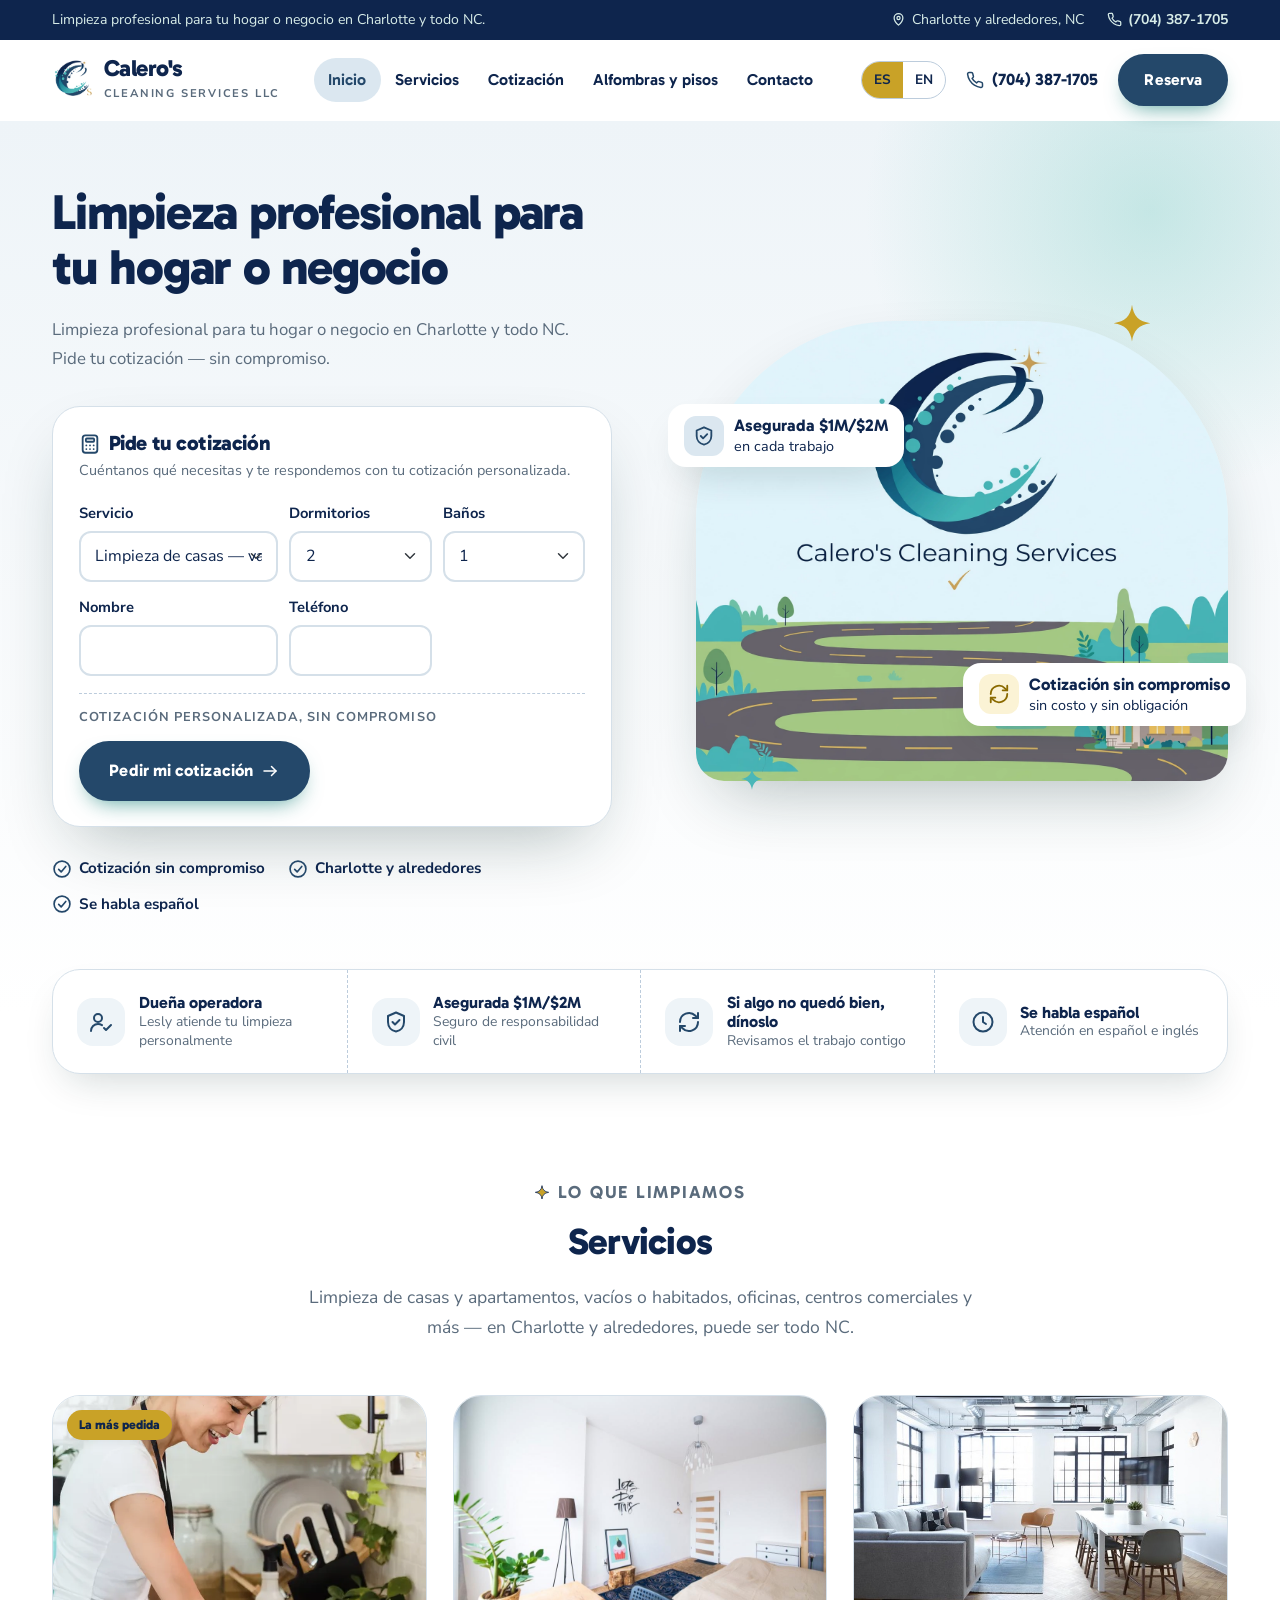
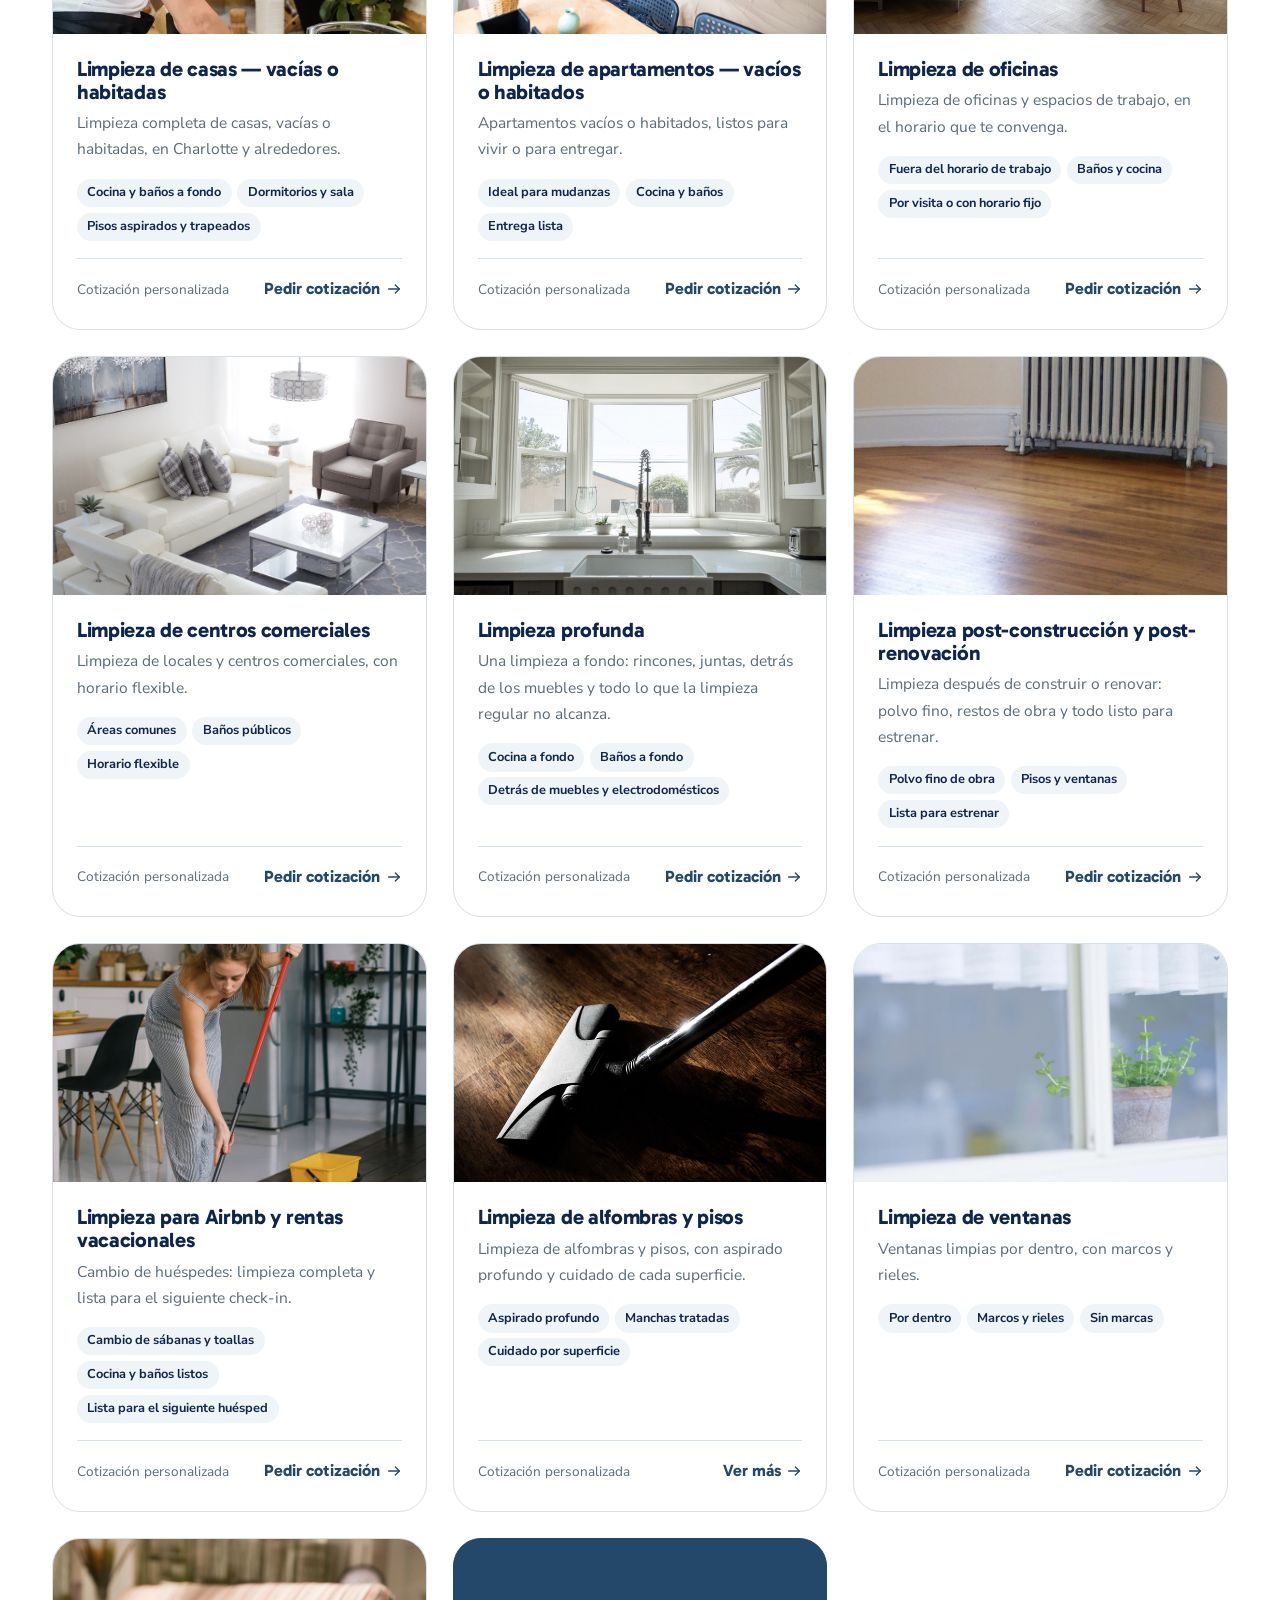
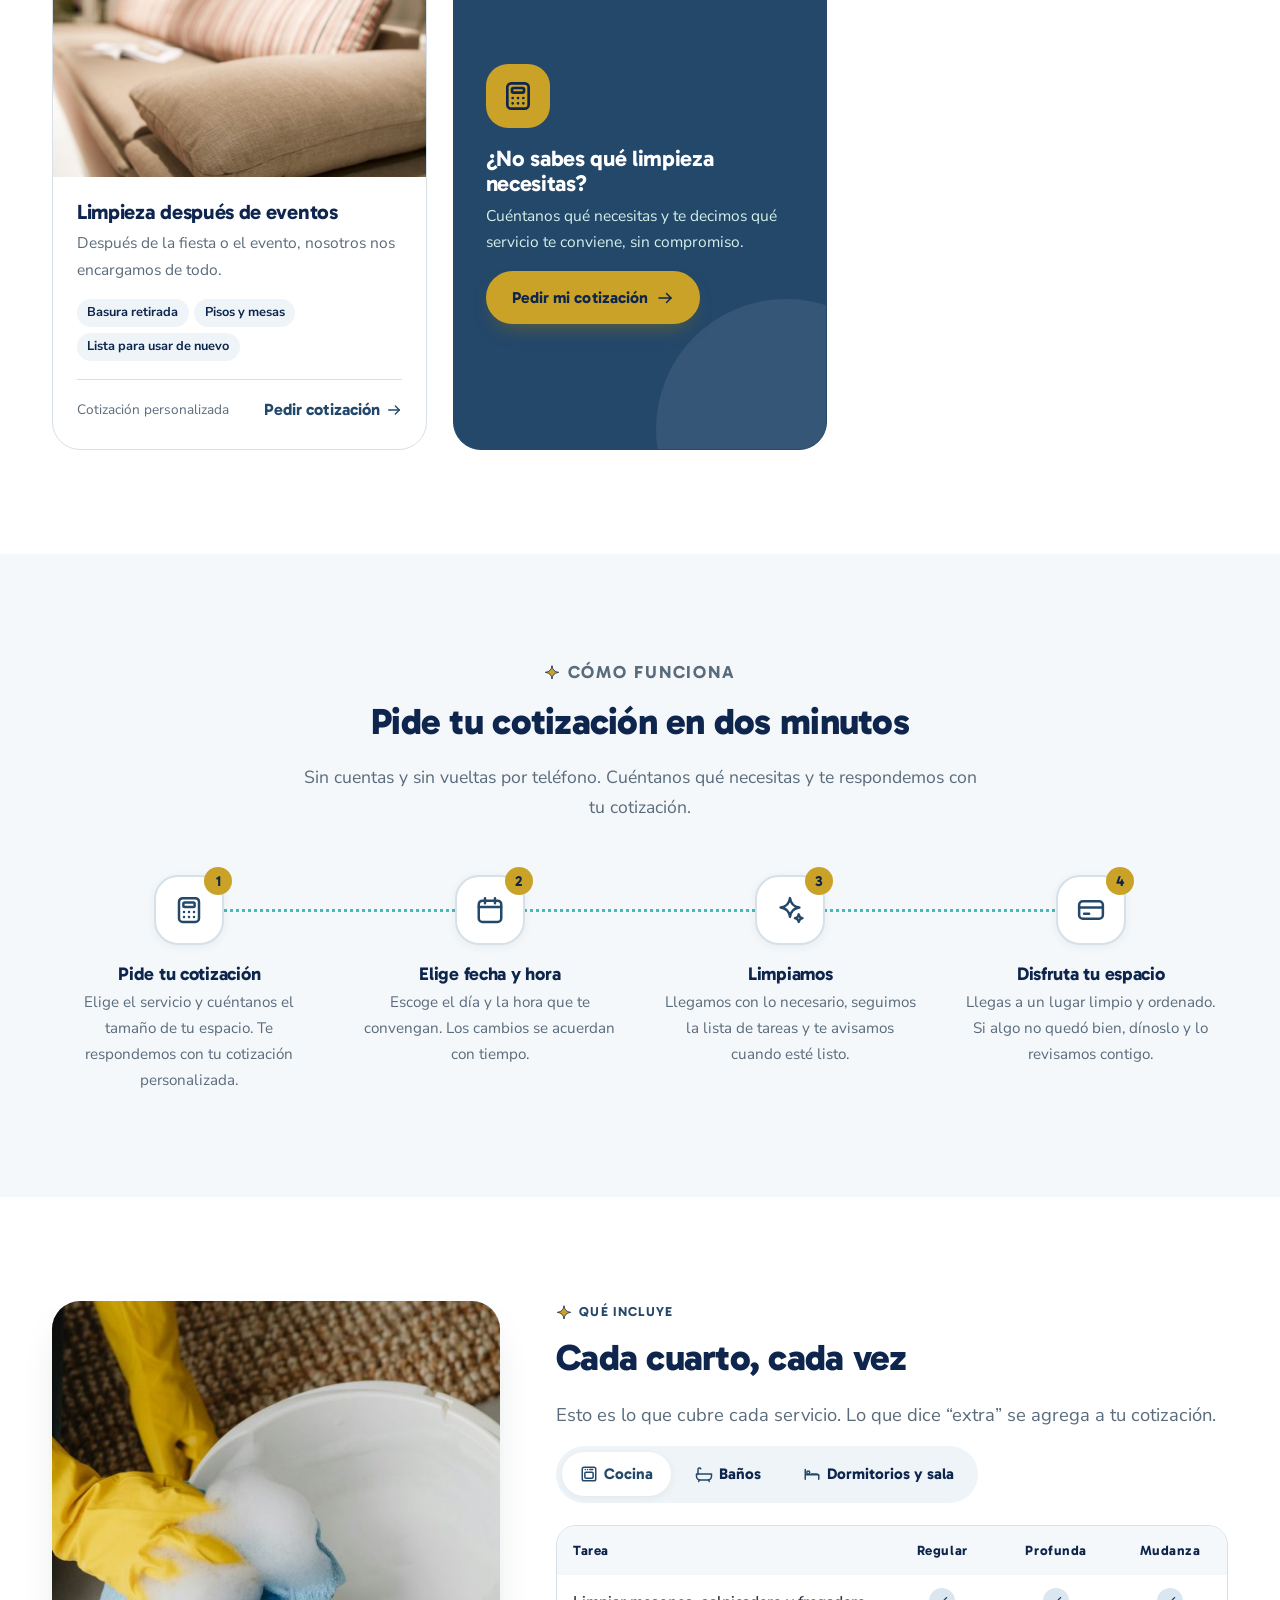
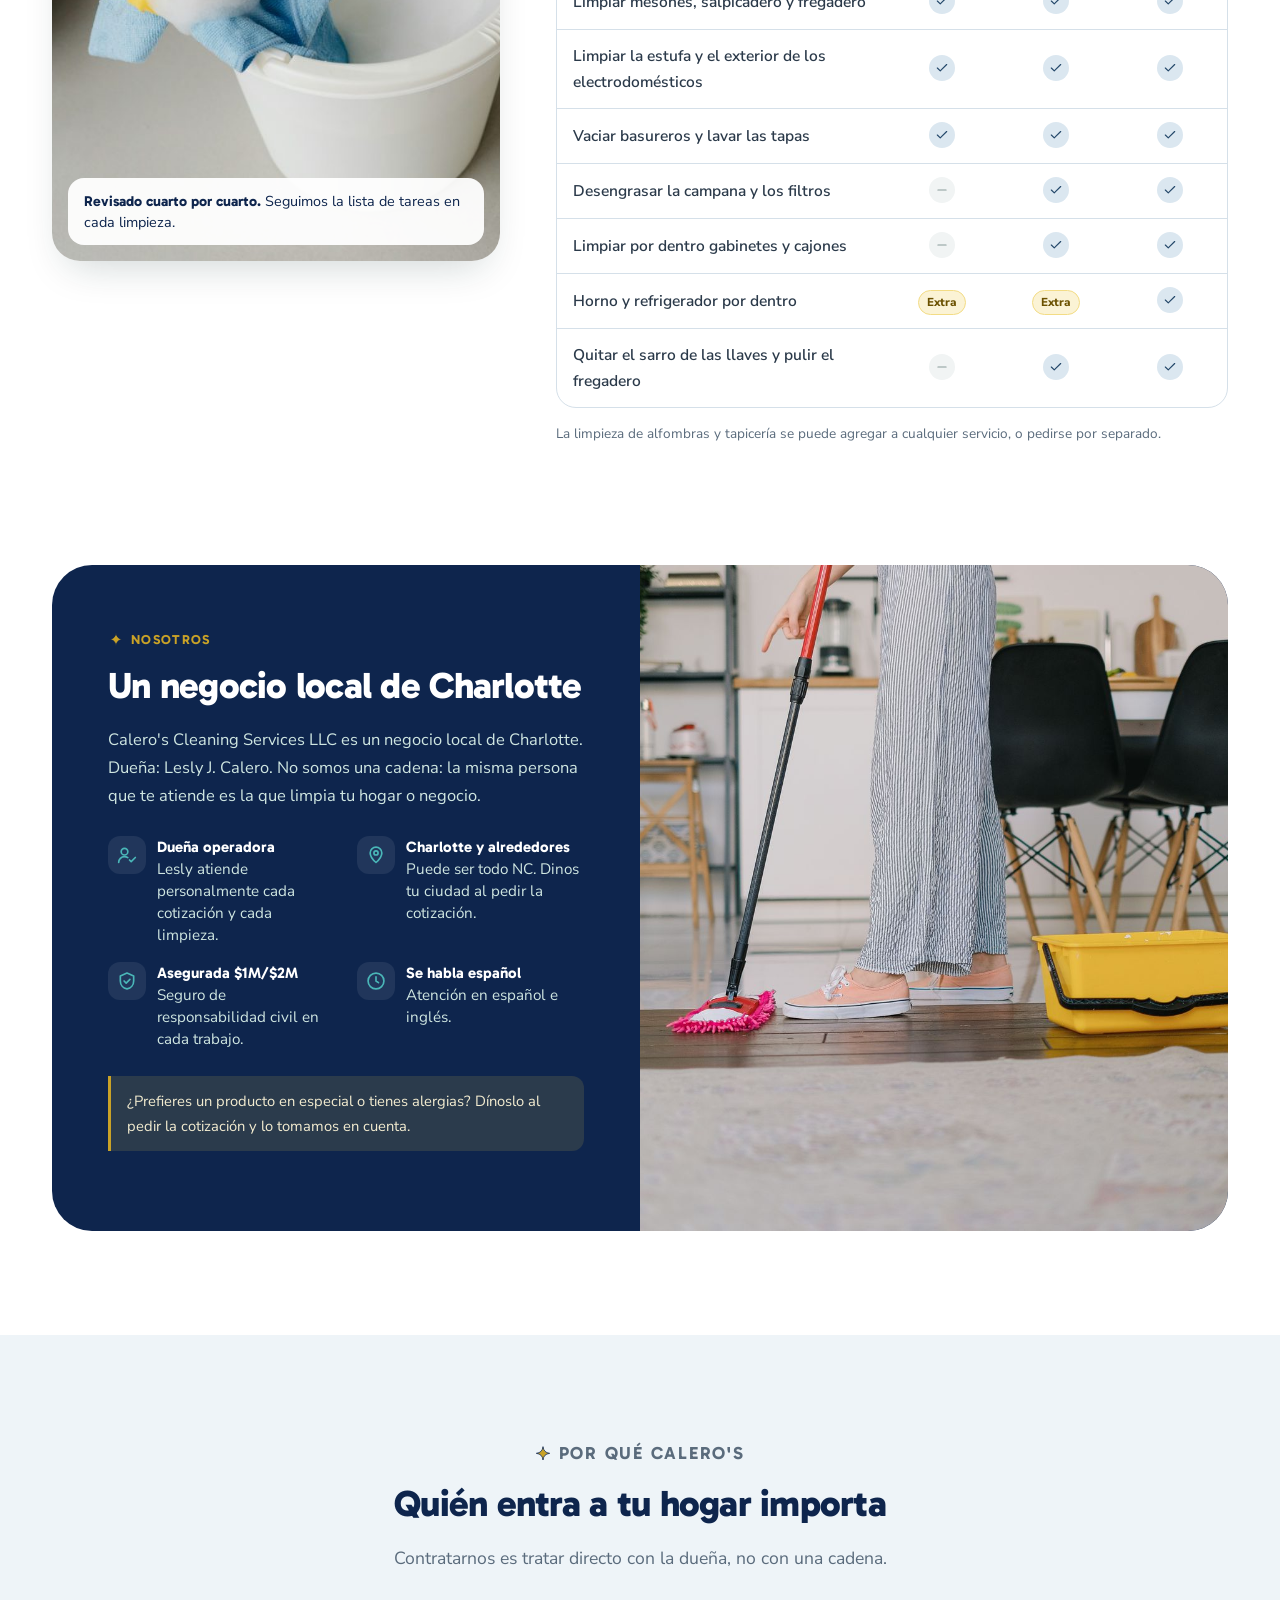
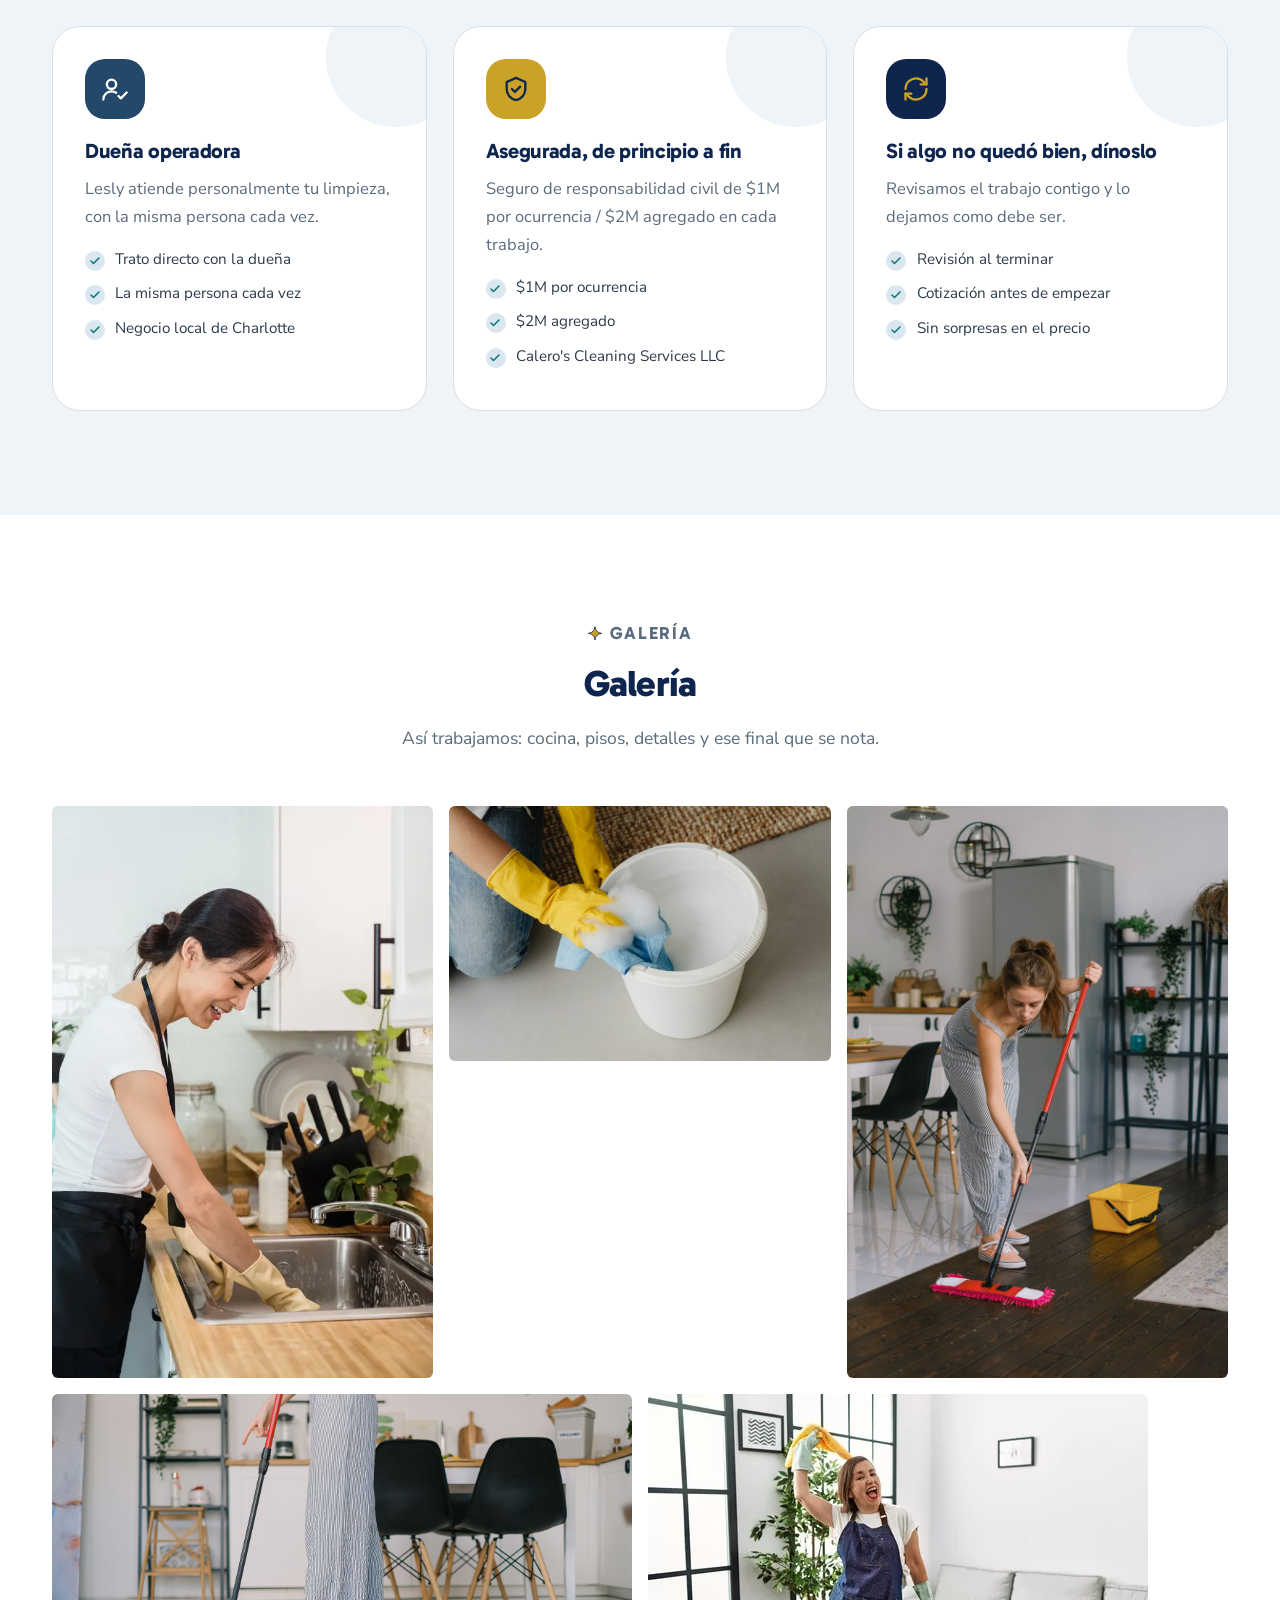
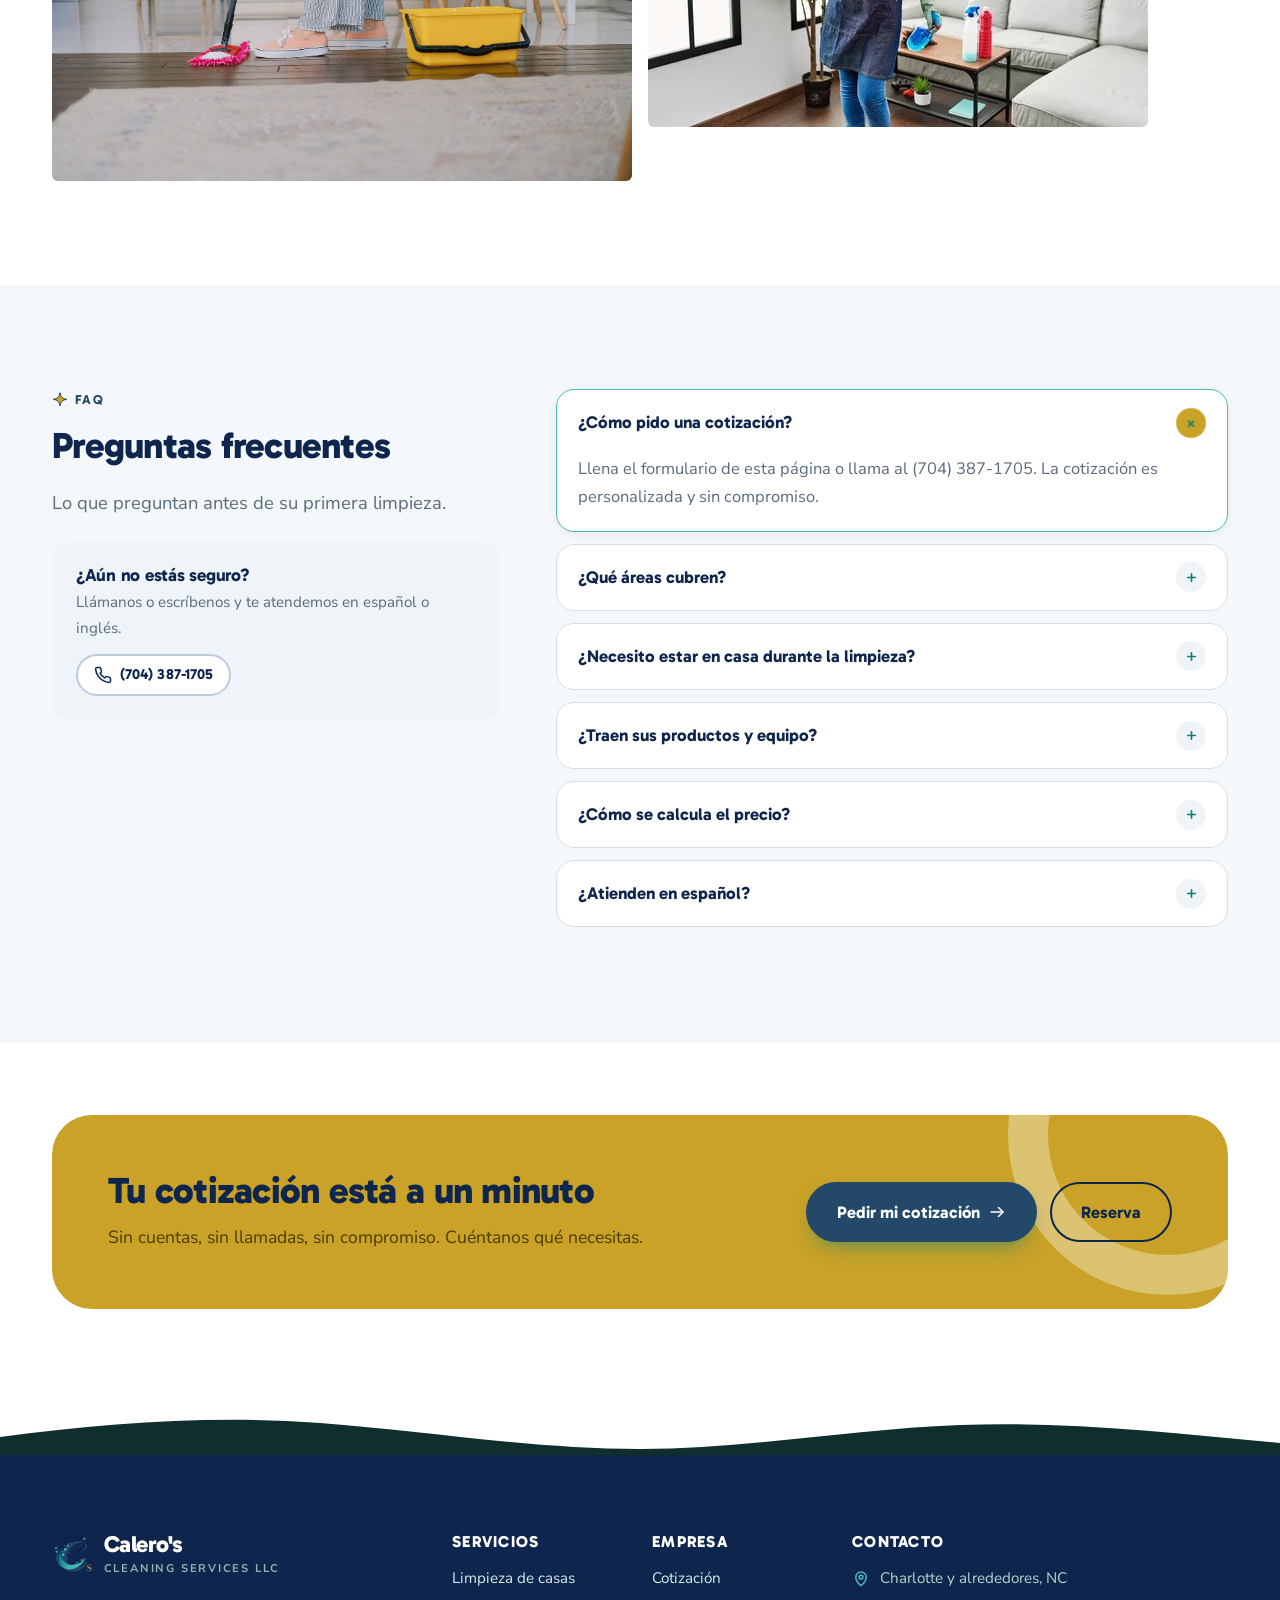
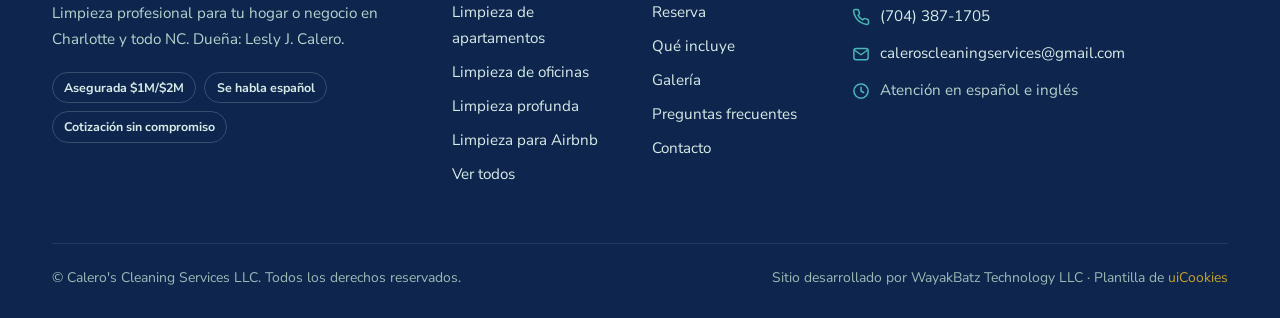
<file: index.html>
<!DOCTYPE html>
<html lang="es">
<head>
  <script>document.documentElement.classList.add('js')</script>
  <meta charset="utf-8">
  <meta name="viewport" content="width=device-width, initial-scale=1">
  <title>Calero's Cleaning Services LLC — Limpieza profesional en Charlotte, NC</title>
  <meta name="description" content="Limpieza profesional para tu hogar o negocio en Charlotte y todo NC. Pide tu cotización — sin compromiso.">
  <meta name="theme-color" content="#24486a">
  <link rel="icon" href="img/logo-icono-solo.png">

  <link rel="preconnect" href="https://fonts.googleapis.com">
  <link rel="preconnect" href="https://fonts.gstatic.com" crossorigin>
  <link href="https://fonts.googleapis.com/css2?family=Gabarito:wght@500;600;700;800&family=Nunito+Sans:ital,opsz,wght@0,6..12,400;0,6..12,600;0,6..12,700;0,6..12,800;1,6..12,400&display=swap" rel="stylesheet">

  <link rel="stylesheet" href="css/vendor/bootstrap.min.css">
  <link rel="stylesheet" href="css/style.css">
</head>
<body>
  <a class="skip-link" href="#main" data-i18n="skip">Saltar al contenido principal</a>

  <!-- ============================ ANNOUNCEMENT ============================ -->
  <div class="announce">
    <div class="container">
      <p class="m-0" data-i18n="announce">Limpieza profesional para tu hogar o negocio en Charlotte y todo NC.</p>
      <div class="announce-meta">
        <span><svg viewBox="0 0 24 24" fill="none" stroke="currentColor" stroke-width="2" stroke-linecap="round" stroke-linejoin="round" aria-hidden="true" focusable="false"><path d="M12 21s-7-6.2-7-11.5a7 7 0 0 1 14 0C19 14.8 12 21 12 21z"/><circle cx="12" cy="9.5" r="2.5"/></svg> <span data-i18n="announce-area">Charlotte y alrededores, NC</span></span>
        <span><svg viewBox="0 0 24 24" fill="none" stroke="currentColor" stroke-width="2" stroke-linecap="round" stroke-linejoin="round" aria-hidden="true" focusable="false"><path d="M22 16.92v3a2 2 0 0 1-2.18 2 19.79 19.79 0 0 1-8.63-3.07 19.5 19.5 0 0 1-6-6 19.79 19.79 0 0 1-3.07-8.67A2 2 0 0 1 4.11 2h3a2 2 0 0 1 2 1.72c.13.96.36 1.9.7 2.81a2 2 0 0 1-.45 2.11L8.09 9.91a16 16 0 0 0 6 6l1.27-1.27a2 2 0 0 1 2.11-.45c.9.34 1.85.57 2.81.7A2 2 0 0 1 22 16.92z"/></svg> <a href="tel:+17043871705" style="color:inherit">(704) 387-1705</a></span>
      </div>
    </div>
  </div>

  <!-- ============================ HEADER ============================ -->
  <header class="site-header">
    <nav class="navbar navbar-expand-lg" aria-label="Primary">
      <div class="container">
        <a class="brand" href="index.html" aria-label="Calero's Cleaning Services LLC — inicio"><img class="brand-mark" src="img/logo-icono-solo.png" alt="" width="42" height="42"><span><span class="brand-name">Calero's</span><span class="brand-sub">Cleaning Services LLC</span></span></a>

        <button class="navbar-toggler" type="button" data-bs-toggle="collapse" data-bs-target="#primary-nav" aria-controls="primary-nav" aria-expanded="false" aria-label="Toggle navigation menu">
          <span class="toggler-bar"></span>
          <span class="toggler-bar"></span>
          <span class="toggler-bar"></span>
        </button>

        <div class="collapse navbar-collapse" id="primary-nav">
          <ul class="navbar-nav nav-menu mx-auto">
            <li class="nav-item"><a class="nav-link" href="index.html" aria-current="page" data-i18n="nav-home">Inicio</a></li>
            <li class="nav-item"><a class="nav-link" href="index.html#services" data-i18n="nav-services">Servicios</a></li>
            <li class="nav-item"><a class="nav-link" href="pricing.html" data-i18n="nav-quote">Cotización</a></li>
            <li class="nav-item"><a class="nav-link" href="carpet.html" data-i18n="nav-carpet">Alfombras y pisos</a></li>
            <li class="nav-item"><a class="nav-link" href="contact.html" data-i18n="nav-contact">Contacto</a></li>
          </ul>
          <div class="nav-actions d-flex align-items-center gap-2">
            <span class="lang-toggle" role="group" aria-label="Idioma / Language">
              <button type="button" id="btn-es" class="active" data-lang="es">ES</button>
              <button type="button" id="btn-en" data-lang="en">EN</button>
            </span>
            <a class="nav-phone" href="tel:+17043871705"><svg viewBox="0 0 24 24" fill="none" stroke="currentColor" stroke-width="2" stroke-linecap="round" stroke-linejoin="round" aria-hidden="true" focusable="false"><path d="M22 16.92v3a2 2 0 0 1-2.18 2 19.79 19.79 0 0 1-8.63-3.07 19.5 19.5 0 0 1-6-6 19.79 19.79 0 0 1-3.07-8.67A2 2 0 0 1 4.11 2h3a2 2 0 0 1 2 1.72c.13.96.36 1.9.7 2.81a2 2 0 0 1-.45 2.11L8.09 9.91a16 16 0 0 0 6 6l1.27-1.27a2 2 0 0 1 2.11-.45c.9.34 1.85.57 2.81.7A2 2 0 0 1 22 16.92z"/></svg> (704) 387-1705</a>
            <a class="btn btn-brook" href="booking.html" data-i18n="nav-book">Reserva</a>
          </div>
        </div>
      </div>
    </nav>
  </header>

  <main id="main">

    <!-- ============================ HERO + QUOTE ============================ -->
    <section class="hero" aria-labelledby="hero-title">
      <div class="container">
        <div class="hero-grid">
          <div class="hero-copy">
            <h1 id="hero-title" class="reveal d1" data-i18n="hero-title">Limpieza profesional para tu hogar o negocio</h1>
            <p class="hero-sub reveal d2" data-i18n="hero-sub">Limpieza profesional para tu hogar o negocio en Charlotte y todo NC. Pide tu cotización — sin compromiso.</p>

            <!-- Quote card: sends a quote request to Formspree (business inbox) -->
            <div class="quote-card reveal d2" id="quote">
              <h2><svg viewBox="0 0 24 24" fill="none" stroke="currentColor" stroke-width="2" stroke-linecap="round" stroke-linejoin="round" aria-hidden="true" focusable="false"><rect x="4" y="2.5" width="16" height="19" rx="3"/><rect x="7.5" y="6" width="9" height="3.5" rx="1"/><path d="M8 13.5h.01M12 13.5h.01M16 13.5h.01M8 17.5h.01M12 17.5h.01M16 17.5h.01"/></svg> <span data-i18n="quote-title">Pide tu cotización</span></h2>
              <p class="qc-note" data-i18n="quote-note">Cuéntanos qué necesitas y te respondemos con tu cotización personalizada.</p>
              <form action="https://formspree.io/f/mkjrvbrk" method="POST">
                <input type="hidden" name="_subject" value="Cotización — Calero's Cleaning Services">
                <div class="qc-fields">
                  <div class="qc-service">
                    <label class="form-label" for="qq-service" data-i18n="f-service">Servicio</label>
                    <select class="form-select" id="qq-service" name="servicio" required>
                      <option value="Limpieza de casas — vacías o habitadas" data-i18n="svc-1">Limpieza de casas — vacías o habitadas</option>
                      <option value="Limpieza de apartamentos — vacíos o habitados" data-i18n="svc-2">Limpieza de apartamentos — vacíos o habitados</option>
                      <option value="Limpieza de oficinas" data-i18n="svc-3">Limpieza de oficinas</option>
                      <option value="Limpieza de centros comerciales" data-i18n="svc-4">Limpieza de centros comerciales</option>
                      <option value="Limpieza profunda" data-i18n="svc-5">Limpieza profunda</option>
                      <option value="Limpieza post-construcción y post-renovación" data-i18n="svc-6">Limpieza post-construcción y post-renovación</option>
                      <option value="Limpieza para Airbnb y rentas vacacionales" data-i18n="svc-7">Limpieza para Airbnb y rentas vacacionales</option>
                      <option value="Limpieza de alfombras y pisos" data-i18n="svc-8">Limpieza de alfombras y pisos</option>
                      <option value="Limpieza de ventanas" data-i18n="svc-9">Limpieza de ventanas</option>
                      <option value="Limpieza después de eventos" data-i18n="svc-10">Limpieza después de eventos</option>
                    </select>
                  </div>
                  <div>
                    <label class="form-label" for="qq-bed" data-i18n="f-bed">Dormitorios</label>
                    <select class="form-select" id="qq-bed" name="dormitorios">
                      <option value="0">Studio</option>
                      <option value="1">1</option>
                      <option value="2" selected>2</option>
                      <option value="3">3</option>
                      <option value="4">4</option>
                      <option value="5">5+</option>
                    </select>
                  </div>
                  <div>
                    <label class="form-label" for="qq-bath" data-i18n="f-bath">Baños</label>
                    <select class="form-select" id="qq-bath" name="banos">
                      <option value="1" selected>1</option>
                      <option value="2">2</option>
                      <option value="3">3</option>
                      <option value="4">4+</option>
                    </select>
                  </div>
                  <div>
                    <label class="form-label" for="qq-name" data-i18n="f-name">Nombre</label>
                    <input class="form-control" type="text" id="qq-name" name="nombre" required>
                  </div>
                  <div>
                    <label class="form-label" for="qq-phone" data-i18n="f-phone">Teléfono</label>
                    <input class="form-control" type="tel" id="qq-phone" name="telefono" required>
                  </div>
                </div>
                <div class="qc-foot">
                  <p class="qc-price m-0">
                    <span data-i18n="quote-free">Cotización personalizada, sin compromiso</span>
                  </p>
                  <button class="btn btn-brook btn-lg" type="submit"><span data-i18n="quote-submit">Pedir mi cotización</span> <svg viewBox="0 0 24 24" fill="none" stroke="currentColor" stroke-width="2" stroke-linecap="round" stroke-linejoin="round" aria-hidden="true" focusable="false"><line x1="4" y1="12" x2="20" y2="12"/><polyline points="14 6 20 12 14 18"/></svg></button>
                </div>
              </form>
            </div>

            <ul class="hero-points reveal d3">
              <li><svg viewBox="0 0 24 24" fill="none" stroke="currentColor" stroke-width="2" stroke-linecap="round" stroke-linejoin="round" aria-hidden="true" focusable="false"><circle cx="12" cy="12" r="9.5"/><polyline points="8 12.5 11 15.5 16.5 9"/></svg> <span data-i18n="hero-p1">Cotización sin compromiso</span></li>
              <li><svg viewBox="0 0 24 24" fill="none" stroke="currentColor" stroke-width="2" stroke-linecap="round" stroke-linejoin="round" aria-hidden="true" focusable="false"><circle cx="12" cy="12" r="9.5"/><polyline points="8 12.5 11 15.5 16.5 9"/></svg> <span data-i18n="hero-p2">Charlotte y alrededores</span></li>
              <li><svg viewBox="0 0 24 24" fill="none" stroke="currentColor" stroke-width="2" stroke-linecap="round" stroke-linejoin="round" aria-hidden="true" focusable="false"><circle cx="12" cy="12" r="9.5"/><polyline points="8 12.5 11 15.5 16.5 9"/></svg> <span data-i18n="hero-p3">Se habla español</span></li>
            </ul>
          </div>

          <div class="hero-visual reveal d1">
            <span class="sparkle s1"><svg viewBox="0 0 24 24" aria-hidden="true" focusable="false"><path d="M12 1c.8 6.2 3.8 9.2 10 10-6.2.8-9.2 3.8-10 10-.8-6.2-3.8-9.2-10-10 6.2-.8 9.2-3.8 10-10z"/></svg></span>
            <span class="sparkle s2"><svg viewBox="0 0 24 24" aria-hidden="true" focusable="false"><path d="M12 1c.8 6.2 3.8 9.2 10 10-6.2.8-9.2 3.8-10 10-.8-6.2-3.8-9.2-10-10 6.2-.8 9.2-3.8 10-10z"/></svg></span>
            <div class="hero-photo">
              <img src="img/hero-web-carretera-S.png" alt="Calero's Cleaning Services — limpieza profesional en Charlotte, NC" width="880" height="640" fetchpriority="high">
            </div>
            <div class="hero-chip c1">
              <span class="chip-ico"><svg viewBox="0 0 24 24" fill="none" stroke="currentColor" stroke-width="2" stroke-linecap="round" stroke-linejoin="round" aria-hidden="true" focusable="false"><path d="M12 2.5 4 6v6c0 4.9 3.4 8.6 8 9.5 4.6-.9 8-4.6 8-9.5V6l-8-3.5z"/><polyline points="8.5 12 11 14.5 15.5 10"/></svg></span>
              <span><strong data-i18n="chip1-t">Asegurada $1M/$2M</strong><span data-i18n="chip1-s">en cada trabajo</span></span>
            </div>
            <div class="hero-chip c2">
              <span class="chip-ico"><svg viewBox="0 0 24 24" fill="none" stroke="currentColor" stroke-width="2" stroke-linecap="round" stroke-linejoin="round" aria-hidden="true" focusable="false"><path d="M3 12a9 9 0 0 1 15.5-6.2L21 8"/><polyline points="21 3 21 8 16 8"/><path d="M21 12a9 9 0 0 1-15.5 6.2L3 16"/><polyline points="3 21 3 16 8 16"/></svg></span>
              <span><strong data-i18n="chip2-t">Cotización sin compromiso</strong><span data-i18n="chip2-s">sin costo y sin obligación</span></span>
            </div>
          </div>
        </div>
      </div>
    </section>

    <!-- ============================ TRUST STRIP ============================ -->
    <section class="trust-strip" aria-label="Por qué confiar en Calero's">
      <div class="container">
        <div class="trust-row">
          <div class="trust-item"><span class="ti-ico"><svg viewBox="0 0 24 24" fill="none" stroke="currentColor" stroke-width="2" stroke-linecap="round" stroke-linejoin="round" aria-hidden="true" focusable="false"><circle cx="9" cy="8" r="4"/><path d="M2 21c0-3.9 3.1-7 7-7 1.5 0 2.9.5 4 1.2"/><polyline points="15 18 17 20 22 15"/></svg></span><p class="m-0"><strong data-i18n="trust1-t">Dueña operadora</strong><span data-i18n="trust1-s">Lesly atiende tu limpieza personalmente</span></p></div>
          <div class="trust-item"><span class="ti-ico"><svg viewBox="0 0 24 24" fill="none" stroke="currentColor" stroke-width="2" stroke-linecap="round" stroke-linejoin="round" aria-hidden="true" focusable="false"><path d="M12 2.5 4 6v6c0 4.9 3.4 8.6 8 9.5 4.6-.9 8-4.6 8-9.5V6l-8-3.5z"/><polyline points="8.5 12 11 14.5 15.5 10"/></svg></span><p class="m-0"><strong data-i18n="trust2-t">Asegurada $1M/$2M</strong><span data-i18n="trust2-s">Seguro de responsabilidad civil</span></p></div>
          <div class="trust-item"><span class="ti-ico"><svg viewBox="0 0 24 24" fill="none" stroke="currentColor" stroke-width="2" stroke-linecap="round" stroke-linejoin="round" aria-hidden="true" focusable="false"><path d="M3 12a9 9 0 0 1 15.5-6.2L21 8"/><polyline points="21 3 21 8 16 8"/><path d="M21 12a9 9 0 0 1-15.5 6.2L3 16"/><polyline points="3 21 3 16 8 16"/></svg></span><p class="m-0"><strong data-i18n="trust3-t">Si algo no quedó bien, dínoslo</strong><span data-i18n="trust3-s">Revisamos el trabajo contigo</span></p></div>
          <div class="trust-item"><span class="ti-ico"><svg viewBox="0 0 24 24" fill="none" stroke="currentColor" stroke-width="2" stroke-linecap="round" stroke-linejoin="round" aria-hidden="true" focusable="false"><circle cx="12" cy="12" r="9.5"/><path d="M12 7v5l3 2"/></svg></span><p class="m-0"><strong data-i18n="trust4-t">Se habla español</strong><span data-i18n="trust4-s">Atención en español e inglés</span></p></div>
        </div>
      </div>
    </section>

    <!-- ============================ SERVICES ============================ -->
    <section class="section" id="services" aria-labelledby="services-title">
      <div class="container">
        <div class="section-head center reveal">
          <p class="eyebrow"><svg viewBox="0 0 24 24" aria-hidden="true" focusable="false"><path d="M12 1c.8 6.2 3.8 9.2 10 10-6.2.8-9.2 3.8-10 10-.8-6.2-3.8-9.2-10-10 6.2-.8 9.2-3.8 10-10z"/></svg> <span data-i18n="svc-eyebrow">Lo que limpiamos</span></p>
          <h2 id="services-title" data-i18n="services-title">Servicios</h2>
          <p data-i18n="services-intro">Limpieza de casas y apartamentos, vacíos o habitados, oficinas, centros comerciales y más — en Charlotte y alrededores, puede ser todo NC.</p>
        </div>

        <div class="svc-grid">
          <article class="svc-card reveal">
            <div class="svc-media">
              <img src="img/foto-stock-cocina-1.webp" alt="Mujer sonriendo mientras limpia el fregadero de una cocina luminosa" width="720" height="520" loading="lazy">
              <span class="svc-tag hot" data-i18n="svc-tag-popular">La más pedida</span>
            </div>
            <div class="svc-body">
              <h3 data-i18n="svc-1">Limpieza de casas — vacías o habitadas</h3>
              <p data-i18n="svc-1-d">Limpieza completa de casas, vacías o habitadas, en Charlotte y alrededores.</p>
              <ul class="svc-list"><li data-i18n="svc-1-b1">Cocina y baños a fondo</li><li data-i18n="svc-1-b2">Dormitorios y sala</li><li data-i18n="svc-1-b3">Pisos aspirados y trapeados</li></ul>
              <div class="svc-meta">
                <span class="svc-price" data-i18n="svc-price">Cotización personalizada</span>
                <a class="link-arrow" href="pricing.html" ><span data-i18n="svc-cta">Pedir cotización</span> <svg viewBox="0 0 24 24" fill="none" stroke="currentColor" stroke-width="2" stroke-linecap="round" stroke-linejoin="round" aria-hidden="true" focusable="false"><line x1="4" y1="12" x2="20" y2="12"/><polyline points="14 6 20 12 14 18"/></svg></a>
              </div>
            </div>
          </article>

          <article class="svc-card reveal d1">
            <div class="svc-media">
              <img src="img/bedroom.jpg" alt="Dormitorio limpio con cama tendida" width="720" height="520" loading="lazy">
            </div>
            <div class="svc-body">
              <h3 data-i18n="svc-2">Limpieza de apartamentos — vacíos o habitados</h3>
              <p data-i18n="svc-2-d">Apartamentos vacíos o habitados, listos para vivir o para entregar.</p>
              <ul class="svc-list"><li data-i18n="svc-2-b1">Ideal para mudanzas</li><li data-i18n="svc-2-b2">Cocina y baños</li><li data-i18n="svc-2-b3">Entrega lista</li></ul>
              <div class="svc-meta">
                <span class="svc-price" data-i18n="svc-price">Cotización personalizada</span>
                <a class="link-arrow" href="pricing.html" ><span data-i18n="svc-cta">Pedir cotización</span> <svg viewBox="0 0 24 24" fill="none" stroke="currentColor" stroke-width="2" stroke-linecap="round" stroke-linejoin="round" aria-hidden="true" focusable="false"><line x1="4" y1="12" x2="20" y2="12"/><polyline points="14 6 20 12 14 18"/></svg></a>
              </div>
            </div>
          </article>

          <article class="svc-card reveal d2">
            <div class="svc-media">
              <img src="img/svc-office.jpg" alt="Oficina limpia con mesa larga y sillas" width="720" height="520" loading="lazy">
            </div>
            <div class="svc-body">
              <h3 data-i18n="svc-3">Limpieza de oficinas</h3>
              <p data-i18n="svc-3-d">Limpieza de oficinas y espacios de trabajo, en el horario que te convenga.</p>
              <ul class="svc-list"><li data-i18n="svc-3-b1">Fuera del horario de trabajo</li><li data-i18n="svc-3-b2">Baños y cocina</li><li data-i18n="svc-3-b3">Por visita o con horario fijo</li></ul>
              <div class="svc-meta">
                <span class="svc-price" data-i18n="svc-price">Cotización personalizada</span>
                <a class="link-arrow" href="pricing.html" ><span data-i18n="svc-cta">Pedir cotización</span> <svg viewBox="0 0 24 24" fill="none" stroke="currentColor" stroke-width="2" stroke-linecap="round" stroke-linejoin="round" aria-hidden="true" focusable="false"><line x1="4" y1="12" x2="20" y2="12"/><polyline points="14 6 20 12 14 18"/></svg></a>
              </div>
            </div>
          </article>

          <article class="svc-card reveal">
            <div class="svc-media">
              <img src="img/hero.jpg" alt="Sala luminosa y ordenada" width="720" height="520" loading="lazy">
            </div>
            <div class="svc-body">
              <h3 data-i18n="svc-4">Limpieza de centros comerciales</h3>
              <p data-i18n="svc-4-d">Limpieza de locales y centros comerciales, con horario flexible.</p>
              <ul class="svc-list"><li data-i18n="svc-4-b1">Áreas comunes</li><li data-i18n="svc-4-b2">Baños públicos</li><li data-i18n="svc-4-b3">Horario flexible</li></ul>
              <div class="svc-meta">
                <span class="svc-price" data-i18n="svc-price">Cotización personalizada</span>
                <a class="link-arrow" href="pricing.html" ><span data-i18n="svc-cta">Pedir cotización</span> <svg viewBox="0 0 24 24" fill="none" stroke="currentColor" stroke-width="2" stroke-linecap="round" stroke-linejoin="round" aria-hidden="true" focusable="false"><line x1="4" y1="12" x2="20" y2="12"/><polyline points="14 6 20 12 14 18"/></svg></a>
              </div>
            </div>
          </article>

          <article class="svc-card reveal d1">
            <div class="svc-media">
              <img src="img/svc-deep.jpg" alt="Cocina blanca y limpia" width="720" height="520" loading="lazy">
            </div>
            <div class="svc-body">
              <h3 data-i18n="svc-5">Limpieza profunda</h3>
              <p data-i18n="svc-5-d">Una limpieza a fondo: rincones, juntas, detrás de los muebles y todo lo que la limpieza regular no alcanza.</p>
              <ul class="svc-list"><li data-i18n="svc-5-b1">Cocina a fondo</li><li data-i18n="svc-5-b2">Baños a fondo</li><li data-i18n="svc-5-b3">Detrás de muebles y electrodomésticos</li></ul>
              <div class="svc-meta">
                <span class="svc-price" data-i18n="svc-price">Cotización personalizada</span>
                <a class="link-arrow" href="pricing.html" ><span data-i18n="svc-cta">Pedir cotización</span> <svg viewBox="0 0 24 24" fill="none" stroke="currentColor" stroke-width="2" stroke-linecap="round" stroke-linejoin="round" aria-hidden="true" focusable="false"><line x1="4" y1="12" x2="20" y2="12"/><polyline points="14 6 20 12 14 18"/></svg></a>
              </div>
            </div>
          </article>

          <article class="svc-card reveal d2">
            <div class="svc-media">
              <img src="img/svc-tenancy.jpg" alt="Habitación vacía con piso de madera" width="720" height="520" loading="lazy">
            </div>
            <div class="svc-body">
              <h3 data-i18n="svc-6">Limpieza post-construcción y post-renovación</h3>
              <p data-i18n="svc-6-d">Limpieza después de construir o renovar: polvo fino, restos de obra y todo listo para estrenar.</p>
              <ul class="svc-list"><li data-i18n="svc-6-b1">Polvo fino de obra</li><li data-i18n="svc-6-b2">Pisos y ventanas</li><li data-i18n="svc-6-b3">Lista para estrenar</li></ul>
              <div class="svc-meta">
                <span class="svc-price" data-i18n="svc-price">Cotización personalizada</span>
                <a class="link-arrow" href="pricing.html" ><span data-i18n="svc-cta">Pedir cotización</span> <svg viewBox="0 0 24 24" fill="none" stroke="currentColor" stroke-width="2" stroke-linecap="round" stroke-linejoin="round" aria-hidden="true" focusable="false"><line x1="4" y1="12" x2="20" y2="12"/><polyline points="14 6 20 12 14 18"/></svg></a>
              </div>
            </div>
          </article>

          <article class="svc-card reveal">
            <div class="svc-media">
              <img src="img/foto-stock-trapeando-1.jpg" alt="Mujer trapeando el piso de una cocina" width="720" height="520" loading="lazy">
            </div>
            <div class="svc-body">
              <h3 data-i18n="svc-7">Limpieza para Airbnb y rentas vacacionales</h3>
              <p data-i18n="svc-7-d">Cambio de huéspedes: limpieza completa y lista para el siguiente check-in.</p>
              <ul class="svc-list"><li data-i18n="svc-7-b1">Cambio de sábanas y toallas</li><li data-i18n="svc-7-b2">Cocina y baños listos</li><li data-i18n="svc-7-b3">Lista para el siguiente huésped</li></ul>
              <div class="svc-meta">
                <span class="svc-price" data-i18n="svc-price">Cotización personalizada</span>
                <a class="link-arrow" href="pricing.html" ><span data-i18n="svc-cta">Pedir cotización</span> <svg viewBox="0 0 24 24" fill="none" stroke="currentColor" stroke-width="2" stroke-linecap="round" stroke-linejoin="round" aria-hidden="true" focusable="false"><line x1="4" y1="12" x2="20" y2="12"/><polyline points="14 6 20 12 14 18"/></svg></a>
              </div>
            </div>
          </article>

          <article class="svc-card reveal d1">
            <div class="svc-media">
              <img src="img/svc-carpet.jpg" alt="Aspiradora sobre piso de madera" width="720" height="520" loading="lazy">
            </div>
            <div class="svc-body">
              <h3 data-i18n="svc-8">Limpieza de alfombras y pisos</h3>
              <p data-i18n="svc-8-d">Limpieza de alfombras y pisos, con aspirado profundo y cuidado de cada superficie.</p>
              <ul class="svc-list"><li data-i18n="svc-8-b1">Aspirado profundo</li><li data-i18n="svc-8-b2">Manchas tratadas</li><li data-i18n="svc-8-b3">Cuidado por superficie</li></ul>
              <div class="svc-meta">
                <span class="svc-price" data-i18n="svc-price">Cotización personalizada</span>
                <a class="link-arrow" href="carpet.html" ><span data-i18n="svc-cta-more">Ver más</span> <svg viewBox="0 0 24 24" fill="none" stroke="currentColor" stroke-width="2" stroke-linecap="round" stroke-linejoin="round" aria-hidden="true" focusable="false"><line x1="4" y1="12" x2="20" y2="12"/><polyline points="14 6 20 12 14 18"/></svg></a>
              </div>
            </div>
          </article>

          <article class="svc-card reveal d2">
            <div class="svc-media">
              <img src="img/eco.jpg" alt="Planta verde en una ventana soleada" width="720" height="520" loading="lazy">
            </div>
            <div class="svc-body">
              <h3 data-i18n="svc-9">Limpieza de ventanas</h3>
              <p data-i18n="svc-9-d">Ventanas limpias por dentro, con marcos y rieles.</p>
              <ul class="svc-list"><li data-i18n="svc-9-b1">Por dentro</li><li data-i18n="svc-9-b2">Marcos y rieles</li><li data-i18n="svc-9-b3">Sin marcas</li></ul>
              <div class="svc-meta">
                <span class="svc-price" data-i18n="svc-price">Cotización personalizada</span>
                <a class="link-arrow" href="pricing.html" ><span data-i18n="svc-cta">Pedir cotización</span> <svg viewBox="0 0 24 24" fill="none" stroke="currentColor" stroke-width="2" stroke-linecap="round" stroke-linejoin="round" aria-hidden="true" focusable="false"><line x1="4" y1="12" x2="20" y2="12"/><polyline points="14 6 20 12 14 18"/></svg></a>
              </div>
            </div>
          </article>

          <article class="svc-card reveal">
            <div class="svc-media">
              <img src="img/sofa.jpg" alt="Sala con sofá y mesa" width="720" height="520" loading="lazy">
            </div>
            <div class="svc-body">
              <h3 data-i18n="svc-10">Limpieza después de eventos</h3>
              <p data-i18n="svc-10-d">Después de la fiesta o el evento, nosotros nos encargamos de todo.</p>
              <ul class="svc-list"><li data-i18n="svc-10-b1">Basura retirada</li><li data-i18n="svc-10-b2">Pisos y mesas</li><li data-i18n="svc-10-b3">Lista para usar de nuevo</li></ul>
              <div class="svc-meta">
                <span class="svc-price" data-i18n="svc-price">Cotización personalizada</span>
                <a class="link-arrow" href="pricing.html" ><span data-i18n="svc-cta">Pedir cotización</span> <svg viewBox="0 0 24 24" fill="none" stroke="currentColor" stroke-width="2" stroke-linecap="round" stroke-linejoin="round" aria-hidden="true" focusable="false"><line x1="4" y1="12" x2="20" y2="12"/><polyline points="14 6 20 12 14 18"/></svg></a>
              </div>
            </div>
          </article>

          <article class="svc-card cta-card reveal d2">
            <div class="svc-body">
              <span class="cta-bubble"><svg viewBox="0 0 24 24" fill="none" stroke="currentColor" stroke-width="2" stroke-linecap="round" stroke-linejoin="round" aria-hidden="true" focusable="false"><rect x="4" y="2.5" width="16" height="19" rx="3"/><rect x="7.5" y="6" width="9" height="3.5" rx="1"/><path d="M8 13.5h.01M12 13.5h.01M16 13.5h.01M8 17.5h.01M12 17.5h.01M16 17.5h.01"/></svg></span>
              <h3 data-i18n="cta-card-t">¿No sabes qué limpieza necesitas?</h3>
              <p data-i18n="cta-card-s">Cuéntanos qué necesitas y te decimos qué servicio te conviene, sin compromiso.</p>
              <div><a class="btn btn-lemon" href="pricing.html"><span data-i18n="cta-card-b">Pedir mi cotización</span> <svg viewBox="0 0 24 24" fill="none" stroke="currentColor" stroke-width="2" stroke-linecap="round" stroke-linejoin="round" aria-hidden="true" focusable="false"><line x1="4" y1="12" x2="20" y2="12"/><polyline points="14 6 20 12 14 18"/></svg></a></div>
            </div>
          </article>
        </div>
      </div>
    </section>

    <!-- ============================ HOW IT WORKS ============================ -->
    <section class="section bg-mist" id="how" aria-labelledby="how-title">
      <div class="container">
        <div class="section-head center reveal">
          <p class="eyebrow"><svg viewBox="0 0 24 24" aria-hidden="true" focusable="false"><path d="M12 1c.8 6.2 3.8 9.2 10 10-6.2.8-9.2 3.8-10 10-.8-6.2-3.8-9.2-10-10 6.2-.8 9.2-3.8 10-10z"/></svg> <span data-i18n="how-eyebrow">Cómo funciona</span></p>
          <h2 id="how-title" data-i18n="how-title">Pide tu cotización en dos minutos</h2>
          <p data-i18n="how-sub">Sin cuentas y sin vueltas por teléfono. Cuéntanos qué necesitas y te respondemos con tu cotización.</p>
        </div>
        <ol class="steps">
          <li class="step reveal">
            <span class="step-num"><svg viewBox="0 0 24 24" fill="none" stroke="currentColor" stroke-width="2" stroke-linecap="round" stroke-linejoin="round" aria-hidden="true" focusable="false"><rect x="4" y="2.5" width="16" height="19" rx="3"/><rect x="7.5" y="6" width="9" height="3.5" rx="1"/><path d="M8 13.5h.01M12 13.5h.01M16 13.5h.01M8 17.5h.01M12 17.5h.01M16 17.5h.01"/></svg><b>1</b></span>
            <div><h3 data-i18n="how-s1-t">Pide tu cotización</h3><p data-i18n="how-s1-s">Elige el servicio y cuéntanos el tamaño de tu espacio. Te respondemos con tu cotización personalizada.</p></div>
          </li>
          <li class="step reveal d1">
            <span class="step-num"><svg viewBox="0 0 24 24" fill="none" stroke="currentColor" stroke-width="2" stroke-linecap="round" stroke-linejoin="round" aria-hidden="true" focusable="false"><rect x="3" y="4.5" width="18" height="17" rx="3"/><path d="M3 9.5h18M8 2.5v4M16 2.5v4"/></svg><b>2</b></span>
            <div><h3 data-i18n="how-s2-t">Elige fecha y hora</h3><p data-i18n="how-s2-s">Escoge el día y la hora que te convengan. Los cambios se acuerdan con tiempo.</p></div>
          </li>
          <li class="step reveal d2">
            <span class="step-num"><svg viewBox="0 0 24 24" fill="none" stroke="currentColor" stroke-width="2" stroke-linecap="round" stroke-linejoin="round" aria-hidden="true" focusable="false"><path d="M12 2.5c.6 4.6 2.9 6.9 7.5 7.5-4.6.6-6.9 2.9-7.5 7.5-.6-4.6-2.9-6.9-7.5-7.5 4.6-.6 6.9-2.9 7.5-7.5z"/><path d="M19 15.5c.3 1.9 1.2 2.8 3 3-1.8.3-2.7 1.2-3 3-.3-1.8-1.2-2.7-3-3 1.8-.2 2.7-1.1 3-3z"/></svg><b>3</b></span>
            <div><h3 data-i18n="how-s3-t">Limpiamos</h3><p data-i18n="how-s3-s">Llegamos con lo necesario, seguimos la lista de tareas y te avisamos cuando esté listo.</p></div>
          </li>
          <li class="step reveal d3">
            <span class="step-num"><svg viewBox="0 0 24 24" fill="none" stroke="currentColor" stroke-width="2" stroke-linecap="round" stroke-linejoin="round" aria-hidden="true" focusable="false"><rect x="2.5" y="5" width="19" height="14" rx="3"/><path d="M2.5 10h19M6.5 15h4"/></svg><b>4</b></span>
            <div><h3 data-i18n="how-s4-t">Disfruta tu espacio</h3><p data-i18n="how-s4-s">Llegas a un lugar limpio y ordenado. Si algo no quedó bien, dínoslo y lo revisamos contigo.</p></div>
          </li>
        </ol>
      </div>
    </section>

    <!-- ============================ CHECKLIST ============================ -->
    <section class="section" id="checklist" aria-labelledby="checklist-title">
      <div class="container">
        <div class="checklist-wrap">
          <figure class="checklist-photo m-0 reveal">
            <img src="img/foto-stock-manos-1.jpg" alt="Manos con guantes amarillos escurriendo un paño con espuma" width="900" height="640" loading="lazy">
            <figcaption><strong data-i18n="check-cap-t">Revisado cuarto por cuarto.</strong> <span data-i18n="check-cap-s">Seguimos la lista de tareas en cada limpieza.</span></figcaption>
          </figure>

          <div class="reveal d1">
            <p class="eyebrow"><svg viewBox="0 0 24 24" aria-hidden="true" focusable="false"><path d="M12 1c.8 6.2 3.8 9.2 10 10-6.2.8-9.2 3.8-10 10-.8-6.2-3.8-9.2-10-10 6.2-.8 9.2-3.8 10-10z"/></svg> <span data-i18n="check-eyebrow">Qué incluye</span></p>
            <h2 id="checklist-title" data-i18n="check-title">Cada cuarto, cada vez</h2>
            <p class="lead-copy" data-i18n="check-sub">Esto es lo que cubre cada servicio. Lo que dice “extra” se agrega a tu cotización.</p>

            <div class="tabs" data-tabs>
              <div class="tablist" role="tablist" aria-label="Cuartos">
                <button class="tab-btn" type="button" role="tab" id="tab-kitchen" aria-controls="panel-kitchen" aria-selected="true"><svg viewBox="0 0 24 24" fill="none" stroke="currentColor" stroke-width="2" stroke-linecap="round" stroke-linejoin="round" aria-hidden="true" focusable="false"><rect x="3" y="3" width="18" height="18" rx="2.5"/><rect x="6.5" y="9.5" width="11" height="8" rx="1.5"/><path d="M7 6h.01M10 6h.01M13 6h4"/></svg> <span data-i18n="tab-kitchen">Cocina</span></button>
                <button class="tab-btn" type="button" role="tab" id="tab-bath" aria-controls="panel-bath" aria-selected="false" tabindex="-1"><svg viewBox="0 0 24 24" fill="none" stroke="currentColor" stroke-width="2" stroke-linecap="round" stroke-linejoin="round" aria-hidden="true" focusable="false"><path d="M4 12V6a2 2 0 0 1 3.7-1"/><path d="M2 12h20v3a5 5 0 0 1-5 5H7a5 5 0 0 1-5-5z"/><path d="M6 20l-1 2M18 20l1 2"/></svg> <span data-i18n="tab-bath">Baños</span></button>
                <button class="tab-btn" type="button" role="tab" id="tab-living" aria-controls="panel-living" aria-selected="false" tabindex="-1"><svg viewBox="0 0 24 24" fill="none" stroke="currentColor" stroke-width="2" stroke-linecap="round" stroke-linejoin="round" aria-hidden="true" focusable="false"><path d="M3 19V6M3 13h18v6M21 19v-4a3 3 0 0 0-3-3h-7v1"/><circle cx="7" cy="10" r="2"/></svg> <span data-i18n="tab-living">Dormitorios y sala</span></button>
              </div>

              <div class="tab-panel" role="tabpanel" id="panel-kitchen" aria-labelledby="tab-kitchen" tabindex="0">
                <h3 class="panel-title" data-i18n="tab-kitchen">Cocina</h3>
                <table class="check-table">
                  <caption class="visually-hidden">Tareas de cocina incluidas en cada servicio</caption>
                  <thead><tr><th scope="col" data-i18n="check-task">Tarea</th><th scope="col" data-i18n="check-col-reg">Regular</th><th scope="col" data-i18n="check-col-deep">Profunda</th><th scope="col" data-i18n="check-col-move">Mudanza</th></tr></thead>
                  <tbody>
                    <tr><th scope="row" data-i18n="ck1">Limpiar mesones, salpicadero y fregadero</th><td><span class="yes"><svg viewBox="0 0 24 24" fill="none" stroke="currentColor" stroke-width="2" stroke-linecap="round" stroke-linejoin="round" aria-hidden="true" focusable="false"><polyline points="20 6 9 17 4 12"/></svg><span class="visually-hidden">Incluido</span></span></td><td><span class="yes"><svg viewBox="0 0 24 24" fill="none" stroke="currentColor" stroke-width="2" stroke-linecap="round" stroke-linejoin="round" aria-hidden="true" focusable="false"><polyline points="20 6 9 17 4 12"/></svg><span class="visually-hidden">Incluido</span></span></td><td><span class="yes"><svg viewBox="0 0 24 24" fill="none" stroke="currentColor" stroke-width="2" stroke-linecap="round" stroke-linejoin="round" aria-hidden="true" focusable="false"><polyline points="20 6 9 17 4 12"/></svg><span class="visually-hidden">Incluido</span></span></td></tr>
                    <tr><th scope="row" data-i18n="ck2">Limpiar la estufa y el exterior de los electrodomésticos</th><td><span class="yes"><svg viewBox="0 0 24 24" fill="none" stroke="currentColor" stroke-width="2" stroke-linecap="round" stroke-linejoin="round" aria-hidden="true" focusable="false"><polyline points="20 6 9 17 4 12"/></svg><span class="visually-hidden">Incluido</span></span></td><td><span class="yes"><svg viewBox="0 0 24 24" fill="none" stroke="currentColor" stroke-width="2" stroke-linecap="round" stroke-linejoin="round" aria-hidden="true" focusable="false"><polyline points="20 6 9 17 4 12"/></svg><span class="visually-hidden">Incluido</span></span></td><td><span class="yes"><svg viewBox="0 0 24 24" fill="none" stroke="currentColor" stroke-width="2" stroke-linecap="round" stroke-linejoin="round" aria-hidden="true" focusable="false"><polyline points="20 6 9 17 4 12"/></svg><span class="visually-hidden">Incluido</span></span></td></tr>
                    <tr><th scope="row" data-i18n="ck3">Vaciar basureros y lavar las tapas</th><td><span class="yes"><svg viewBox="0 0 24 24" fill="none" stroke="currentColor" stroke-width="2" stroke-linecap="round" stroke-linejoin="round" aria-hidden="true" focusable="false"><polyline points="20 6 9 17 4 12"/></svg><span class="visually-hidden">Incluido</span></span></td><td><span class="yes"><svg viewBox="0 0 24 24" fill="none" stroke="currentColor" stroke-width="2" stroke-linecap="round" stroke-linejoin="round" aria-hidden="true" focusable="false"><polyline points="20 6 9 17 4 12"/></svg><span class="visually-hidden">Incluido</span></span></td><td><span class="yes"><svg viewBox="0 0 24 24" fill="none" stroke="currentColor" stroke-width="2" stroke-linecap="round" stroke-linejoin="round" aria-hidden="true" focusable="false"><polyline points="20 6 9 17 4 12"/></svg><span class="visually-hidden">Incluido</span></span></td></tr>
                    <tr><th scope="row" data-i18n="ck4">Desengrasar la campana y los filtros</th><td><span class="no"><svg viewBox="0 0 24 24" fill="none" stroke="currentColor" stroke-width="2" stroke-linecap="round" stroke-linejoin="round" aria-hidden="true" focusable="false"><line x1="5" y1="12" x2="19" y2="12"/></svg><span class="visually-hidden">No incluido</span></span></td><td><span class="yes"><svg viewBox="0 0 24 24" fill="none" stroke="currentColor" stroke-width="2" stroke-linecap="round" stroke-linejoin="round" aria-hidden="true" focusable="false"><polyline points="20 6 9 17 4 12"/></svg><span class="visually-hidden">Incluido</span></span></td><td><span class="yes"><svg viewBox="0 0 24 24" fill="none" stroke="currentColor" stroke-width="2" stroke-linecap="round" stroke-linejoin="round" aria-hidden="true" focusable="false"><polyline points="20 6 9 17 4 12"/></svg><span class="visually-hidden">Incluido</span></span></td></tr>
                    <tr><th scope="row" data-i18n="ck5">Limpiar por dentro gabinetes y cajones</th><td><span class="no"><svg viewBox="0 0 24 24" fill="none" stroke="currentColor" stroke-width="2" stroke-linecap="round" stroke-linejoin="round" aria-hidden="true" focusable="false"><line x1="5" y1="12" x2="19" y2="12"/></svg><span class="visually-hidden">No incluido</span></span></td><td><span class="yes"><svg viewBox="0 0 24 24" fill="none" stroke="currentColor" stroke-width="2" stroke-linecap="round" stroke-linejoin="round" aria-hidden="true" focusable="false"><polyline points="20 6 9 17 4 12"/></svg><span class="visually-hidden">Incluido</span></span></td><td><span class="yes"><svg viewBox="0 0 24 24" fill="none" stroke="currentColor" stroke-width="2" stroke-linecap="round" stroke-linejoin="round" aria-hidden="true" focusable="false"><polyline points="20 6 9 17 4 12"/></svg><span class="visually-hidden">Incluido</span></span></td></tr>
                    <tr><th scope="row" data-i18n="ck6">Horno y refrigerador por dentro</th><td><span class="add" data-i18n="check-add">Extra</span></td><td><span class="add" data-i18n="check-add">Extra</span></td><td><span class="yes"><svg viewBox="0 0 24 24" fill="none" stroke="currentColor" stroke-width="2" stroke-linecap="round" stroke-linejoin="round" aria-hidden="true" focusable="false"><polyline points="20 6 9 17 4 12"/></svg><span class="visually-hidden">Incluido</span></span></td></tr>
                    <tr><th scope="row" data-i18n="ck7">Quitar el sarro de las llaves y pulir el fregadero</th><td><span class="no"><svg viewBox="0 0 24 24" fill="none" stroke="currentColor" stroke-width="2" stroke-linecap="round" stroke-linejoin="round" aria-hidden="true" focusable="false"><line x1="5" y1="12" x2="19" y2="12"/></svg><span class="visually-hidden">No incluido</span></span></td><td><span class="yes"><svg viewBox="0 0 24 24" fill="none" stroke="currentColor" stroke-width="2" stroke-linecap="round" stroke-linejoin="round" aria-hidden="true" focusable="false"><polyline points="20 6 9 17 4 12"/></svg><span class="visually-hidden">Incluido</span></span></td><td><span class="yes"><svg viewBox="0 0 24 24" fill="none" stroke="currentColor" stroke-width="2" stroke-linecap="round" stroke-linejoin="round" aria-hidden="true" focusable="false"><polyline points="20 6 9 17 4 12"/></svg><span class="visually-hidden">Incluido</span></span></td></tr>
                  </tbody>
                </table>
              </div>

              <div class="tab-panel" role="tabpanel" id="panel-bath" aria-labelledby="tab-bath" tabindex="0">
                <h3 class="panel-title" data-i18n="tab-bath">Baños</h3>
                <table class="check-table">
                  <caption class="visually-hidden">Tareas de baño incluidas en cada servicio</caption>
                  <thead><tr><th scope="col" data-i18n="check-task">Tarea</th><th scope="col" data-i18n="check-col-reg">Regular</th><th scope="col" data-i18n="check-col-deep">Profunda</th><th scope="col" data-i18n="check-col-move">Mudanza</th></tr></thead>
                  <tbody>
                    <tr><th scope="row" data-i18n="cb1">Limpiar inodoro, lavamanos, tina y ducha</th><td><span class="yes"><svg viewBox="0 0 24 24" fill="none" stroke="currentColor" stroke-width="2" stroke-linecap="round" stroke-linejoin="round" aria-hidden="true" focusable="false"><polyline points="20 6 9 17 4 12"/></svg><span class="visually-hidden">Incluido</span></span></td><td><span class="yes"><svg viewBox="0 0 24 24" fill="none" stroke="currentColor" stroke-width="2" stroke-linecap="round" stroke-linejoin="round" aria-hidden="true" focusable="false"><polyline points="20 6 9 17 4 12"/></svg><span class="visually-hidden">Incluido</span></span></td><td><span class="yes"><svg viewBox="0 0 24 24" fill="none" stroke="currentColor" stroke-width="2" stroke-linecap="round" stroke-linejoin="round" aria-hidden="true" focusable="false"><polyline points="20 6 9 17 4 12"/></svg><span class="visually-hidden">Incluido</span></span></td></tr>
                    <tr><th scope="row" data-i18n="cb2">Pulir espejos, llaves y cromo</th><td><span class="yes"><svg viewBox="0 0 24 24" fill="none" stroke="currentColor" stroke-width="2" stroke-linecap="round" stroke-linejoin="round" aria-hidden="true" focusable="false"><polyline points="20 6 9 17 4 12"/></svg><span class="visually-hidden">Incluido</span></span></td><td><span class="yes"><svg viewBox="0 0 24 24" fill="none" stroke="currentColor" stroke-width="2" stroke-linecap="round" stroke-linejoin="round" aria-hidden="true" focusable="false"><polyline points="20 6 9 17 4 12"/></svg><span class="visually-hidden">Incluido</span></span></td><td><span class="yes"><svg viewBox="0 0 24 24" fill="none" stroke="currentColor" stroke-width="2" stroke-linecap="round" stroke-linejoin="round" aria-hidden="true" focusable="false"><polyline points="20 6 9 17 4 12"/></svg><span class="visually-hidden">Incluido</span></span></td></tr>
                    <tr><th scope="row" data-i18n="cb3">Trapear pisos y limpiar zócalos</th><td><span class="yes"><svg viewBox="0 0 24 24" fill="none" stroke="currentColor" stroke-width="2" stroke-linecap="round" stroke-linejoin="round" aria-hidden="true" focusable="false"><polyline points="20 6 9 17 4 12"/></svg><span class="visually-hidden">Incluido</span></span></td><td><span class="yes"><svg viewBox="0 0 24 24" fill="none" stroke="currentColor" stroke-width="2" stroke-linecap="round" stroke-linejoin="round" aria-hidden="true" focusable="false"><polyline points="20 6 9 17 4 12"/></svg><span class="visually-hidden">Incluido</span></span></td><td><span class="yes"><svg viewBox="0 0 24 24" fill="none" stroke="currentColor" stroke-width="2" stroke-linecap="round" stroke-linejoin="round" aria-hidden="true" focusable="false"><polyline points="20 6 9 17 4 12"/></svg><span class="visually-hidden">Incluido</span></span></td></tr>
                    <tr><th scope="row" data-i18n="cb4">Quitar el sarro de mamparas y azulejos</th><td><span class="no"><svg viewBox="0 0 24 24" fill="none" stroke="currentColor" stroke-width="2" stroke-linecap="round" stroke-linejoin="round" aria-hidden="true" focusable="false"><line x1="5" y1="12" x2="19" y2="12"/></svg><span class="visually-hidden">No incluido</span></span></td><td><span class="yes"><svg viewBox="0 0 24 24" fill="none" stroke="currentColor" stroke-width="2" stroke-linecap="round" stroke-linejoin="round" aria-hidden="true" focusable="false"><polyline points="20 6 9 17 4 12"/></svg><span class="visually-hidden">Incluido</span></span></td><td><span class="yes"><svg viewBox="0 0 24 24" fill="none" stroke="currentColor" stroke-width="2" stroke-linecap="round" stroke-linejoin="round" aria-hidden="true" focusable="false"><polyline points="20 6 9 17 4 12"/></svg><span class="visually-hidden">Incluido</span></span></td></tr>
                    <tr><th scope="row" data-i18n="cb5">Restregar juntas y sellos de silicona</th><td><span class="no"><svg viewBox="0 0 24 24" fill="none" stroke="currentColor" stroke-width="2" stroke-linecap="round" stroke-linejoin="round" aria-hidden="true" focusable="false"><line x1="5" y1="12" x2="19" y2="12"/></svg><span class="visually-hidden">No incluido</span></span></td><td><span class="yes"><svg viewBox="0 0 24 24" fill="none" stroke="currentColor" stroke-width="2" stroke-linecap="round" stroke-linejoin="round" aria-hidden="true" focusable="false"><polyline points="20 6 9 17 4 12"/></svg><span class="visually-hidden">Incluido</span></span></td><td><span class="yes"><svg viewBox="0 0 24 24" fill="none" stroke="currentColor" stroke-width="2" stroke-linecap="round" stroke-linejoin="round" aria-hidden="true" focusable="false"><polyline points="20 6 9 17 4 12"/></svg><span class="visually-hidden">Incluido</span></span></td></tr>
                    <tr><th scope="row" data-i18n="cb6">Limpiar la tapa del extractor</th><td><span class="no"><svg viewBox="0 0 24 24" fill="none" stroke="currentColor" stroke-width="2" stroke-linecap="round" stroke-linejoin="round" aria-hidden="true" focusable="false"><line x1="5" y1="12" x2="19" y2="12"/></svg><span class="visually-hidden">No incluido</span></span></td><td><span class="yes"><svg viewBox="0 0 24 24" fill="none" stroke="currentColor" stroke-width="2" stroke-linecap="round" stroke-linejoin="round" aria-hidden="true" focusable="false"><polyline points="20 6 9 17 4 12"/></svg><span class="visually-hidden">Incluido</span></span></td><td><span class="yes"><svg viewBox="0 0 24 24" fill="none" stroke="currentColor" stroke-width="2" stroke-linecap="round" stroke-linejoin="round" aria-hidden="true" focusable="false"><polyline points="20 6 9 17 4 12"/></svg><span class="visually-hidden">Incluido</span></span></td></tr>
                  </tbody>
                </table>
              </div>

              <div class="tab-panel" role="tabpanel" id="panel-living" aria-labelledby="tab-living" tabindex="0">
                <h3 class="panel-title" data-i18n="tab-living">Dormitorios y sala</h3>
                <table class="check-table">
                  <caption class="visually-hidden">Tareas de dormitorio y sala incluidas en cada servicio</caption>
                  <thead><tr><th scope="col" data-i18n="check-task">Tarea</th><th scope="col" data-i18n="check-col-reg">Regular</th><th scope="col" data-i18n="check-col-deep">Profunda</th><th scope="col" data-i18n="check-col-move">Mudanza</th></tr></thead>
                  <tbody>
                    <tr><th scope="row" data-i18n="cl1">Quitar el polvo de superficies, repisas y zócalos</th><td><span class="yes"><svg viewBox="0 0 24 24" fill="none" stroke="currentColor" stroke-width="2" stroke-linecap="round" stroke-linejoin="round" aria-hidden="true" focusable="false"><polyline points="20 6 9 17 4 12"/></svg><span class="visually-hidden">Incluido</span></span></td><td><span class="yes"><svg viewBox="0 0 24 24" fill="none" stroke="currentColor" stroke-width="2" stroke-linecap="round" stroke-linejoin="round" aria-hidden="true" focusable="false"><polyline points="20 6 9 17 4 12"/></svg><span class="visually-hidden">Incluido</span></span></td><td><span class="yes"><svg viewBox="0 0 24 24" fill="none" stroke="currentColor" stroke-width="2" stroke-linecap="round" stroke-linejoin="round" aria-hidden="true" focusable="false"><polyline points="20 6 9 17 4 12"/></svg><span class="visually-hidden">Incluido</span></span></td></tr>
                    <tr><th scope="row" data-i18n="cl2">Aspirar alfombras y trapear pisos duros</th><td><span class="yes"><svg viewBox="0 0 24 24" fill="none" stroke="currentColor" stroke-width="2" stroke-linecap="round" stroke-linejoin="round" aria-hidden="true" focusable="false"><polyline points="20 6 9 17 4 12"/></svg><span class="visually-hidden">Incluido</span></span></td><td><span class="yes"><svg viewBox="0 0 24 24" fill="none" stroke="currentColor" stroke-width="2" stroke-linecap="round" stroke-linejoin="round" aria-hidden="true" focusable="false"><polyline points="20 6 9 17 4 12"/></svg><span class="visually-hidden">Incluido</span></span></td><td><span class="yes"><svg viewBox="0 0 24 24" fill="none" stroke="currentColor" stroke-width="2" stroke-linecap="round" stroke-linejoin="round" aria-hidden="true" focusable="false"><polyline points="20 6 9 17 4 12"/></svg><span class="visually-hidden">Incluido</span></span></td></tr>
                    <tr><th scope="row" data-i18n="cl3">Tender camas (con sábanas limpias si las dejas fuera)</th><td><span class="yes"><svg viewBox="0 0 24 24" fill="none" stroke="currentColor" stroke-width="2" stroke-linecap="round" stroke-linejoin="round" aria-hidden="true" focusable="false"><polyline points="20 6 9 17 4 12"/></svg><span class="visually-hidden">Incluido</span></span></td><td><span class="yes"><svg viewBox="0 0 24 24" fill="none" stroke="currentColor" stroke-width="2" stroke-linecap="round" stroke-linejoin="round" aria-hidden="true" focusable="false"><polyline points="20 6 9 17 4 12"/></svg><span class="visually-hidden">Incluido</span></span></td><td><span class="no"><svg viewBox="0 0 24 24" fill="none" stroke="currentColor" stroke-width="2" stroke-linecap="round" stroke-linejoin="round" aria-hidden="true" focusable="false"><line x1="5" y1="12" x2="19" y2="12"/></svg><span class="visually-hidden">No incluido</span></span></td></tr>
                    <tr><th scope="row" data-i18n="cl4">Limpiar interruptores, manijas y marcos de puertas</th><td><span class="yes"><svg viewBox="0 0 24 24" fill="none" stroke="currentColor" stroke-width="2" stroke-linecap="round" stroke-linejoin="round" aria-hidden="true" focusable="false"><polyline points="20 6 9 17 4 12"/></svg><span class="visually-hidden">Incluido</span></span></td><td><span class="yes"><svg viewBox="0 0 24 24" fill="none" stroke="currentColor" stroke-width="2" stroke-linecap="round" stroke-linejoin="round" aria-hidden="true" focusable="false"><polyline points="20 6 9 17 4 12"/></svg><span class="visually-hidden">Incluido</span></span></td><td><span class="yes"><svg viewBox="0 0 24 24" fill="none" stroke="currentColor" stroke-width="2" stroke-linecap="round" stroke-linejoin="round" aria-hidden="true" focusable="false"><polyline points="20 6 9 17 4 12"/></svg><span class="visually-hidden">Incluido</span></span></td></tr>
                    <tr><th scope="row" data-i18n="cl5">Quitar el polvo de lámparas y marcos de fotos</th><td><span class="no"><svg viewBox="0 0 24 24" fill="none" stroke="currentColor" stroke-width="2" stroke-linecap="round" stroke-linejoin="round" aria-hidden="true" focusable="false"><line x1="5" y1="12" x2="19" y2="12"/></svg><span class="visually-hidden">No incluido</span></span></td><td><span class="yes"><svg viewBox="0 0 24 24" fill="none" stroke="currentColor" stroke-width="2" stroke-linecap="round" stroke-linejoin="round" aria-hidden="true" focusable="false"><polyline points="20 6 9 17 4 12"/></svg><span class="visually-hidden">Incluido</span></span></td><td><span class="yes"><svg viewBox="0 0 24 24" fill="none" stroke="currentColor" stroke-width="2" stroke-linecap="round" stroke-linejoin="round" aria-hidden="true" focusable="false"><polyline points="20 6 9 17 4 12"/></svg><span class="visually-hidden">Incluido</span></span></td></tr>
                    <tr><th scope="row" data-i18n="cl6">Por dentro de clósets y cajones</th><td><span class="no"><svg viewBox="0 0 24 24" fill="none" stroke="currentColor" stroke-width="2" stroke-linecap="round" stroke-linejoin="round" aria-hidden="true" focusable="false"><line x1="5" y1="12" x2="19" y2="12"/></svg><span class="visually-hidden">No incluido</span></span></td><td><span class="no"><svg viewBox="0 0 24 24" fill="none" stroke="currentColor" stroke-width="2" stroke-linecap="round" stroke-linejoin="round" aria-hidden="true" focusable="false"><line x1="5" y1="12" x2="19" y2="12"/></svg><span class="visually-hidden">No incluido</span></span></td><td><span class="yes"><svg viewBox="0 0 24 24" fill="none" stroke="currentColor" stroke-width="2" stroke-linecap="round" stroke-linejoin="round" aria-hidden="true" focusable="false"><polyline points="20 6 9 17 4 12"/></svg><span class="visually-hidden">Incluido</span></span></td></tr>
                    <tr><th scope="row" data-i18n="cl7">Ventanas interiores y repisas</th><td><span class="add" data-i18n="check-add">Extra</span></td><td><span class="yes"><svg viewBox="0 0 24 24" fill="none" stroke="currentColor" stroke-width="2" stroke-linecap="round" stroke-linejoin="round" aria-hidden="true" focusable="false"><polyline points="20 6 9 17 4 12"/></svg><span class="visually-hidden">Incluido</span></span></td><td><span class="yes"><svg viewBox="0 0 24 24" fill="none" stroke="currentColor" stroke-width="2" stroke-linecap="round" stroke-linejoin="round" aria-hidden="true" focusable="false"><polyline points="20 6 9 17 4 12"/></svg><span class="visually-hidden">Incluido</span></span></td></tr>
                  </tbody>
                </table>
              </div>
            </div>
            <p class="check-legend" data-i18n="check-legend">La limpieza de alfombras y tapicería se puede agregar a cualquier servicio, o pedirse por separado.</p>
          </div>
        </div>
      </div>
    </section>

    <!-- ============================ ABOUT / NOSOTROS ============================ -->
    <section class="section pt-0" id="about" aria-labelledby="about-title">
      <div class="container">
        <div class="eco on-dark reveal">
          <div class="eco-copy">
            <p class="eyebrow"><svg viewBox="0 0 24 24" aria-hidden="true" focusable="false"><path d="M12 1c.8 6.2 3.8 9.2 10 10-6.2.8-9.2 3.8-10 10-.8-6.2-3.8-9.2-10-10 6.2-.8 9.2-3.8 10-10z"/></svg> <span data-i18n="about-eyebrow">Nosotros</span></p>
            <h2 id="about-title" data-i18n="about-title">Un negocio local de Charlotte</h2>
            <p data-i18n="about-text">Calero's Cleaning Services LLC es un negocio local de Charlotte. Dueña: Lesly J. Calero. No somos una cadena: la misma persona que te atiende es la que limpia tu hogar o negocio.</p>
            <ul class="eco-list">
              <li><span class="e-ico"><svg viewBox="0 0 24 24" fill="none" stroke="currentColor" stroke-width="2" stroke-linecap="round" stroke-linejoin="round" aria-hidden="true" focusable="false"><circle cx="9" cy="8" r="4"/><path d="M2 21c0-3.9 3.1-7 7-7 1.5 0 2.9.5 4 1.2"/><polyline points="15 18 17 20 22 15"/></svg></span><span><strong data-i18n="about-l1-t">Dueña operadora</strong><span data-i18n="about-l1-s">Lesly atiende personalmente cada cotización y cada limpieza.</span></span></li>
              <li><span class="e-ico"><svg viewBox="0 0 24 24" fill="none" stroke="currentColor" stroke-width="2" stroke-linecap="round" stroke-linejoin="round" aria-hidden="true" focusable="false"><path d="M12 21s-7-6.2-7-11.5a7 7 0 0 1 14 0C19 14.8 12 21 12 21z"/><circle cx="12" cy="9.5" r="2.5"/></svg></span><span><strong data-i18n="about-l2-t">Charlotte y alrededores</strong><span data-i18n="about-l2-s">Puede ser todo NC. Dinos tu ciudad al pedir la cotización.</span></span></li>
              <li><span class="e-ico"><svg viewBox="0 0 24 24" fill="none" stroke="currentColor" stroke-width="2" stroke-linecap="round" stroke-linejoin="round" aria-hidden="true" focusable="false"><path d="M12 2.5 4 6v6c0 4.9 3.4 8.6 8 9.5 4.6-.9 8-4.6 8-9.5V6l-8-3.5z"/><polyline points="8.5 12 11 14.5 15.5 10"/></svg></span><span><strong data-i18n="about-l3-t">Asegurada $1M/$2M</strong><span data-i18n="about-l3-s">Seguro de responsabilidad civil en cada trabajo.</span></span></li>
              <li><span class="e-ico"><svg viewBox="0 0 24 24" fill="none" stroke="currentColor" stroke-width="2" stroke-linecap="round" stroke-linejoin="round" aria-hidden="true" focusable="false"><circle cx="12" cy="12" r="9.5"/><path d="M12 7v5l3 2"/></svg></span><span><strong data-i18n="about-l4-t">Se habla español</strong><span data-i18n="about-l4-s">Atención en español e inglés.</span></span></li>
            </ul>
            <p class="eco-note" data-i18n="about-note">¿Prefieres un producto en especial o tienes alergias? Dínoslo al pedir la cotización y lo tomamos en cuenta.</p>
          </div>
          <div class="eco-photo">
            <img src="img/foto-stock-barriendo-1.jpg" alt="Mujer barriendo el piso de una cocina" width="900" height="700" loading="lazy">
          </div>
        </div>
      </div>
    </section>

    <!-- ============================ PROMISES ============================ -->
    <section class="section bg-mint" id="trust" aria-labelledby="trust-title">
      <div class="container">
        <div class="section-head center reveal">
          <p class="eyebrow"><svg viewBox="0 0 24 24" aria-hidden="true" focusable="false"><path d="M12 1c.8 6.2 3.8 9.2 10 10-6.2.8-9.2 3.8-10 10-.8-6.2-3.8-9.2-10-10 6.2-.8 9.2-3.8 10-10z"/></svg> <span data-i18n="prom-eyebrow">Por qué Calero's</span></p>
          <h2 id="trust-title" data-i18n="prom-title">Quién entra a tu hogar importa</h2>
          <p data-i18n="prom-sub">Contratarnos es tratar directo con la dueña, no con una cadena.</p>
        </div>
        <div class="promise-grid">
          <article class="promise reveal">
            <span class="p-ico"><svg viewBox="0 0 24 24" fill="none" stroke="currentColor" stroke-width="2" stroke-linecap="round" stroke-linejoin="round" aria-hidden="true" focusable="false"><circle cx="9" cy="8" r="4"/><path d="M2 21c0-3.9 3.1-7 7-7 1.5 0 2.9.5 4 1.2"/><polyline points="15 18 17 20 22 15"/></svg></span>
            <h3 data-i18n="prom1-t">Dueña operadora</h3>
            <p data-i18n="prom1-s">Lesly atiende personalmente tu limpieza, con la misma persona cada vez.</p>
            <ul class="ticks"><li data-i18n="prom1-b1">Trato directo con la dueña</li><li data-i18n="prom1-b2">La misma persona cada vez</li><li data-i18n="prom1-b3">Negocio local de Charlotte</li></ul>
          </article>
          <article class="promise reveal d1">
            <span class="p-ico"><svg viewBox="0 0 24 24" fill="none" stroke="currentColor" stroke-width="2" stroke-linecap="round" stroke-linejoin="round" aria-hidden="true" focusable="false"><path d="M12 2.5 4 6v6c0 4.9 3.4 8.6 8 9.5 4.6-.9 8-4.6 8-9.5V6l-8-3.5z"/><polyline points="8.5 12 11 14.5 15.5 10"/></svg></span>
            <h3 data-i18n="prom2-t">Asegurada, de principio a fin</h3>
            <p data-i18n="prom2-s">Seguro de responsabilidad civil de $1M por ocurrencia / $2M agregado en cada trabajo.</p>
            <ul class="ticks"><li data-i18n="prom2-b1">$1M por ocurrencia</li><li data-i18n="prom2-b2">$2M agregado</li><li data-i18n="prom2-b3">Calero's Cleaning Services LLC</li></ul>
          </article>
          <article class="promise reveal d2">
            <span class="p-ico"><svg viewBox="0 0 24 24" fill="none" stroke="currentColor" stroke-width="2" stroke-linecap="round" stroke-linejoin="round" aria-hidden="true" focusable="false"><path d="M3 12a9 9 0 0 1 15.5-6.2L21 8"/><polyline points="21 3 21 8 16 8"/><path d="M21 12a9 9 0 0 1-15.5 6.2L3 16"/><polyline points="3 21 3 16 8 16"/></svg></span>
            <h3 data-i18n="prom3-t">Si algo no quedó bien, dínoslo</h3>
            <p data-i18n="prom3-s">Revisamos el trabajo contigo y lo dejamos como debe ser.</p>
            <ul class="ticks"><li data-i18n="prom3-b1">Revisión al terminar</li><li data-i18n="prom3-b2">Cotización antes de empezar</li><li data-i18n="prom3-b3">Sin sorpresas en el precio</li></ul>
          </article>
        </div>
      </div>
    </section>

    <!-- ============================ GALLERY ============================ -->
    <section class="section" id="gallery" aria-labelledby="gallery-title">
      <div class="container">
        <div class="section-head center reveal">
          <p class="eyebrow"><svg viewBox="0 0 24 24" aria-hidden="true" focusable="false"><path d="M12 1c.8 6.2 3.8 9.2 10 10-6.2.8-9.2 3.8-10 10-.8-6.2-3.8-9.2-10-10 6.2-.8 9.2-3.8 10-10z"/></svg> <span data-i18n="gal-eyebrow">Galería</span></p>
          <h2 id="gallery-title" data-i18n="gallery-title">Galería</h2>
          <p data-i18n="gallery-sub">Así trabajamos: cocina, pisos, detalles y ese final que se nota.</p>
        </div>
        <div class="row g-3">
          <div class="col-6 col-md-4 reveal"><img class="img-fluid rounded" src="img/foto-stock-cocina-1.webp" alt="Mujer sonriendo mientras limpia el fregadero de una cocina luminosa" loading="lazy"></div>
          <div class="col-6 col-md-4 reveal d1"><img class="img-fluid rounded" src="img/foto-stock-manos-1.jpg" alt="Manos con guantes amarillos escurriendo un paño con espuma" loading="lazy"></div>
          <div class="col-6 col-md-4 reveal d2"><img class="img-fluid rounded" src="img/foto-stock-trapeando-1.jpg" alt="Mujer trapeando el piso de una cocina" loading="lazy"></div>
          <div class="col-6 col-md-6 reveal"><img class="img-fluid rounded" src="img/foto-stock-barriendo-1.jpg" alt="Mujer barriendo la cocina con cubeta amarilla" loading="lazy"></div>
          <div class="col-6 col-md-6 reveal d1"><img class="img-fluid rounded" src="img/foto-stock-celebrando-1.webp" alt="Mujer celebrando con el paño en alto después de limpiar" loading="lazy"></div>
        </div>
      </div>
    </section>

    <!-- ============================ FAQ ============================ -->
    <section class="section bg-mist" id="faq" aria-labelledby="faq-title">
      <div class="container">
        <div class="faq-wrap">
          <div class="faq-aside reveal">
            <p class="eyebrow"><svg viewBox="0 0 24 24" aria-hidden="true" focusable="false"><path d="M12 1c.8 6.2 3.8 9.2 10 10-6.2.8-9.2 3.8-10 10-.8-6.2-3.8-9.2-10-10 6.2-.8 9.2-3.8 10-10z"/></svg> FAQ</p>
            <h2 id="faq-title" data-i18n="faq-title">Preguntas frecuentes</h2>
            <p class="lead-copy" data-i18n="faq-sub">Lo que preguntan antes de su primera limpieza.</p>
            <div class="help-card">
              <h3 data-i18n="faq-help-t">¿Aún no estás seguro?</h3>
              <p data-i18n="faq-help-s">Llámanos o escríbenos y te atendemos en español o inglés.</p>
              <a class="btn btn-ghost btn-sm" href="tel:+17043871705"><svg viewBox="0 0 24 24" fill="none" stroke="currentColor" stroke-width="2" stroke-linecap="round" stroke-linejoin="round" aria-hidden="true" focusable="false"><path d="M22 16.92v3a2 2 0 0 1-2.18 2 19.79 19.79 0 0 1-8.63-3.07 19.5 19.5 0 0 1-6-6 19.79 19.79 0 0 1-3.07-8.67A2 2 0 0 1 4.11 2h3a2 2 0 0 1 2 1.72c.13.96.36 1.9.7 2.81a2 2 0 0 1-.45 2.11L8.09 9.91a16 16 0 0 0 6 6l1.27-1.27a2 2 0 0 1 2.11-.45c.9.34 1.85.57 2.81.7A2 2 0 0 1 22 16.92z"/></svg> (704) 387-1705</a>
            </div>
          </div>
          <div class="faq reveal d1">
            <details open>
              <summary data-i18n="faq1-q">¿Cómo pido una cotización?</summary>
              <div class="faq-body"><p data-i18n="faq1-a">Llena el formulario de esta página o llama al (704) 387-1705. La cotización es personalizada y sin compromiso.</p></div>
            </details>
            <details>
              <summary data-i18n="faq2-q">¿Qué áreas cubren?</summary>
              <div class="faq-body"><p data-i18n="faq2-a">Charlotte y alrededores; puede ser todo NC. Dinos tu ciudad al pedir la cotización.</p></div>
            </details>
            <details>
              <summary data-i18n="faq3-q">¿Necesito estar en casa durante la limpieza?</summary>
              <div class="faq-body"><p data-i18n="faq3-a">No. Se acuerda cómo entrar al agendar: llave, código o alguien en casa.</p></div>
            </details>
            <details>
              <summary data-i18n="faq4-q">¿Traen sus productos y equipo?</summary>
              <div class="faq-body"><p data-i18n="faq4-a">Sí, llevamos nuestros productos y equipo. Si prefieres que usemos los tuyos, avísanos al pedir la cotización.</p></div>
            </details>
            <details>
              <summary data-i18n="faq5-q">¿Cómo se calcula el precio?</summary>
              <div class="faq-body"><p data-i18n="faq5-a">Cada cotización es personalizada: depende del servicio, el tamaño del espacio y la frecuencia. Sin sorpresas: el precio se acuerda antes de limpiar.</p></div>
            </details>
            <details>
              <summary data-i18n="faq6-q">¿Atienden en español?</summary>
              <div class="faq-body"><p data-i18n="faq6-a">Sí, se habla español e inglés. El formulario y esta página están en los dos idiomas.</p></div>
            </details>
          </div>
        </div>
      </div>
    </section>

    <!-- ============================ CTA ============================ -->
    <section class="section-sm" aria-labelledby="cta-title">
      <div class="container">
        <div class="cta-band reveal">
          <div>
            <h2 id="cta-title" data-i18n="cta-title">Tu cotización está a un minuto</h2>
            <p data-i18n="cta-sub">Sin cuentas, sin llamadas, sin compromiso. Cuéntanos qué necesitas.</p>
          </div>
          <div class="cta-actions">
            <a class="btn btn-brook btn-lg" href="pricing.html"><span data-i18n="cta-b1">Pedir mi cotización</span> <svg viewBox="0 0 24 24" fill="none" stroke="currentColor" stroke-width="2" stroke-linecap="round" stroke-linejoin="round" aria-hidden="true" focusable="false"><line x1="4" y1="12" x2="20" y2="12"/><polyline points="14 6 20 12 14 18"/></svg></a>
            <a class="btn btn-ghost btn-lg" href="booking.html" data-i18n="cta-b2">Reserva</a>
          </div>
        </div>
      </div>
    </section>

  </main>

  <!-- ============================ FOOTER ============================ -->
  <footer class="site-footer">
    <div class="container">
      <div class="row gx-4 gy-5">
        <div class="col-lg-4">
          <a class="brand" href="index.html" aria-label="Calero's Cleaning Services LLC — inicio"><img class="brand-mark" src="img/logo-icono-solo.png" alt="" width="42" height="42"><span><span class="brand-name">Calero's</span><span class="brand-sub">Cleaning Services LLC</span></span></a>
          <p class="footer-about" data-i18n="footer-about">Limpieza profesional para tu hogar o negocio en Charlotte y todo NC. Dueña: Lesly J. Calero.</p>
          <div class="footer-badges"><span data-i18n="badge1">Asegurada $1M/$2M</span><span data-i18n="badge2">Se habla español</span><span data-i18n="badge3">Cotización sin compromiso</span></div>
        </div>
        <div class="col-6 col-md-4 col-lg-2">
          <h2 data-i18n="footer-svc-t">Servicios</h2>
          <ul class="footer-links">
            <li><a href="index.html#services" data-i18n="svc-1-s">Limpieza de casas</a></li>
            <li><a href="index.html#services" data-i18n="svc-2-s">Limpieza de apartamentos</a></li>
            <li><a href="index.html#services" data-i18n="svc-3-s">Limpieza de oficinas</a></li>
            <li><a href="index.html#services" data-i18n="svc-5-s">Limpieza profunda</a></li>
            <li><a href="index.html#services" data-i18n="svc-7-s">Limpieza para Airbnb</a></li>
            <li><a href="index.html#services" data-i18n="footer-svc-all">Ver todos</a></li>
          </ul>
        </div>
        <div class="col-6 col-md-4 col-lg-2">
          <h2 data-i18n="footer-co-t">Empresa</h2>
          <ul class="footer-links">
            <li><a href="pricing.html" data-i18n="nav-quote">Cotización</a></li>
            <li><a href="booking.html" data-i18n="nav-book">Reserva</a></li>
            <li><a href="index.html#checklist" data-i18n="footer-co-inc">Qué incluye</a></li>
            <li><a href="index.html#gallery" data-i18n="gallery-title">Galería</a></li>
            <li><a href="index.html#faq" data-i18n="faq-title">Preguntas frecuentes</a></li>
            <li><a href="contact.html" data-i18n="nav-contact">Contacto</a></li>
          </ul>
        </div>
        <div class="col-md-4 col-lg-4">
          <h2 data-i18n="footer-contact-t">Contacto</h2>
          <ul class="footer-contact">
            <li><svg viewBox="0 0 24 24" fill="none" stroke="currentColor" stroke-width="2" stroke-linecap="round" stroke-linejoin="round" aria-hidden="true" focusable="false"><path d="M12 21s-7-6.2-7-11.5a7 7 0 0 1 14 0C19 14.8 12 21 12 21z"/><circle cx="12" cy="9.5" r="2.5"/></svg><span data-i18n="footer-area">Charlotte y alrededores, NC</span></li>
            <li><svg viewBox="0 0 24 24" fill="none" stroke="currentColor" stroke-width="2" stroke-linecap="round" stroke-linejoin="round" aria-hidden="true" focusable="false"><path d="M22 16.92v3a2 2 0 0 1-2.18 2 19.79 19.79 0 0 1-8.63-3.07 19.5 19.5 0 0 1-6-6 19.79 19.79 0 0 1-3.07-8.67A2 2 0 0 1 4.11 2h3a2 2 0 0 1 2 1.72c.13.96.36 1.9.7 2.81a2 2 0 0 1-.45 2.11L8.09 9.91a16 16 0 0 0 6 6l1.27-1.27a2 2 0 0 1 2.11-.45c.9.34 1.85.57 2.81.7A2 2 0 0 1 22 16.92z"/></svg><a href="tel:+17043871705">(704) 387-1705</a></li>
            <li><svg viewBox="0 0 24 24" fill="none" stroke="currentColor" stroke-width="2" stroke-linecap="round" stroke-linejoin="round" aria-hidden="true" focusable="false"><rect x="2.5" y="4.5" width="19" height="15" rx="3"/><path d="m3.5 7 8.5 6 8.5-6"/></svg><a href="mailto:caleroscleaningservices@gmail.com">caleroscleaningservices@gmail.com</a></li>
            <li><svg viewBox="0 0 24 24" fill="none" stroke="currentColor" stroke-width="2" stroke-linecap="round" stroke-linejoin="round" aria-hidden="true" focusable="false"><circle cx="12" cy="12" r="9.5"/><polyline points="12 7 12 12 15.5 14"/></svg><span data-i18n="footer-hours">Atención en español e inglés</span></li>
          </ul>
        </div>
      </div>
      <div class="footer-bottom">
        <span>&copy; <span data-i18n="footer-copy">Calero's Cleaning Services LLC. Todos los derechos reservados.</span></span>
        <span><span data-i18n="footer-dev">Sitio desarrollado por WayakBatz Technology LLC</span> &middot; <span data-i18n="footer-tpl">Plantilla de</span> <a href="https://uicookies.com/">uiCookies</a></span>
      </div>
    </div>
  </footer>

  <script src="js/vendor/bootstrap.bundle.min.js"></script>
  <script src="js/main.js"></script>
</body>
</html>
</file>
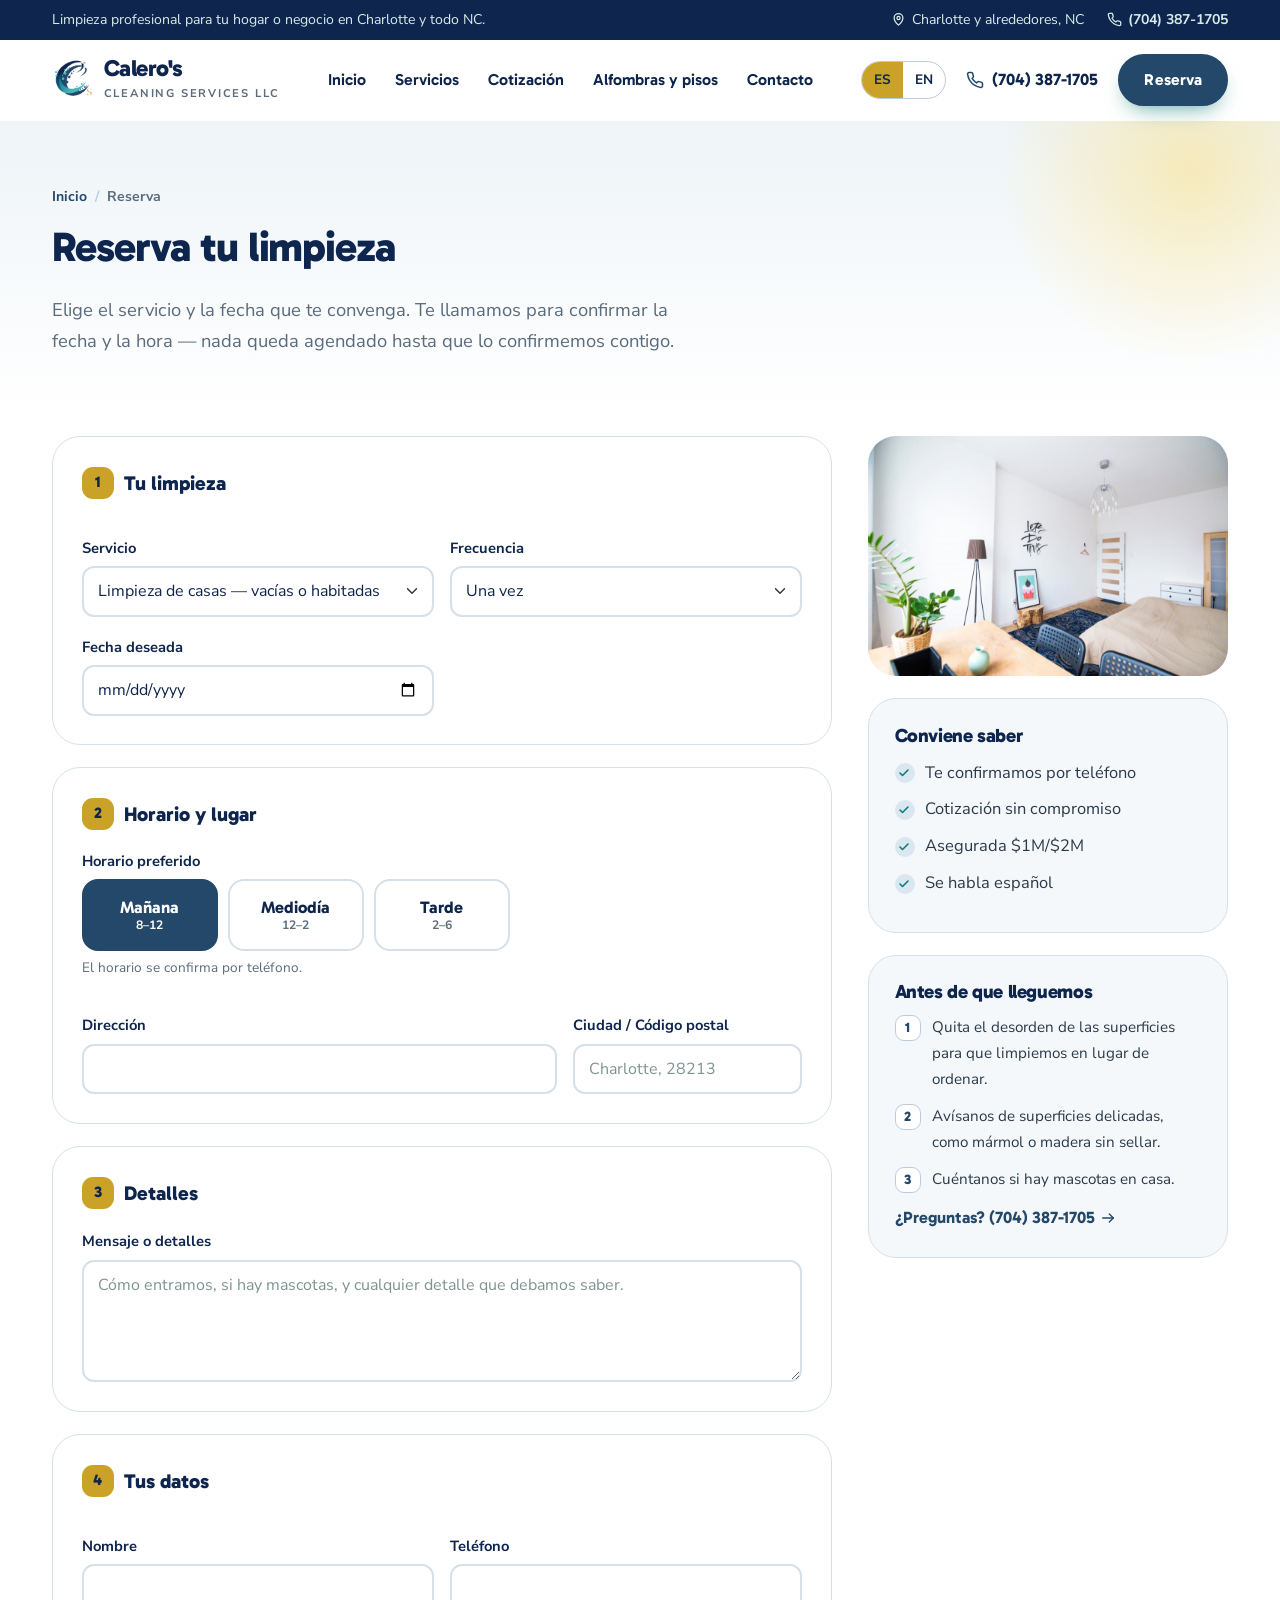
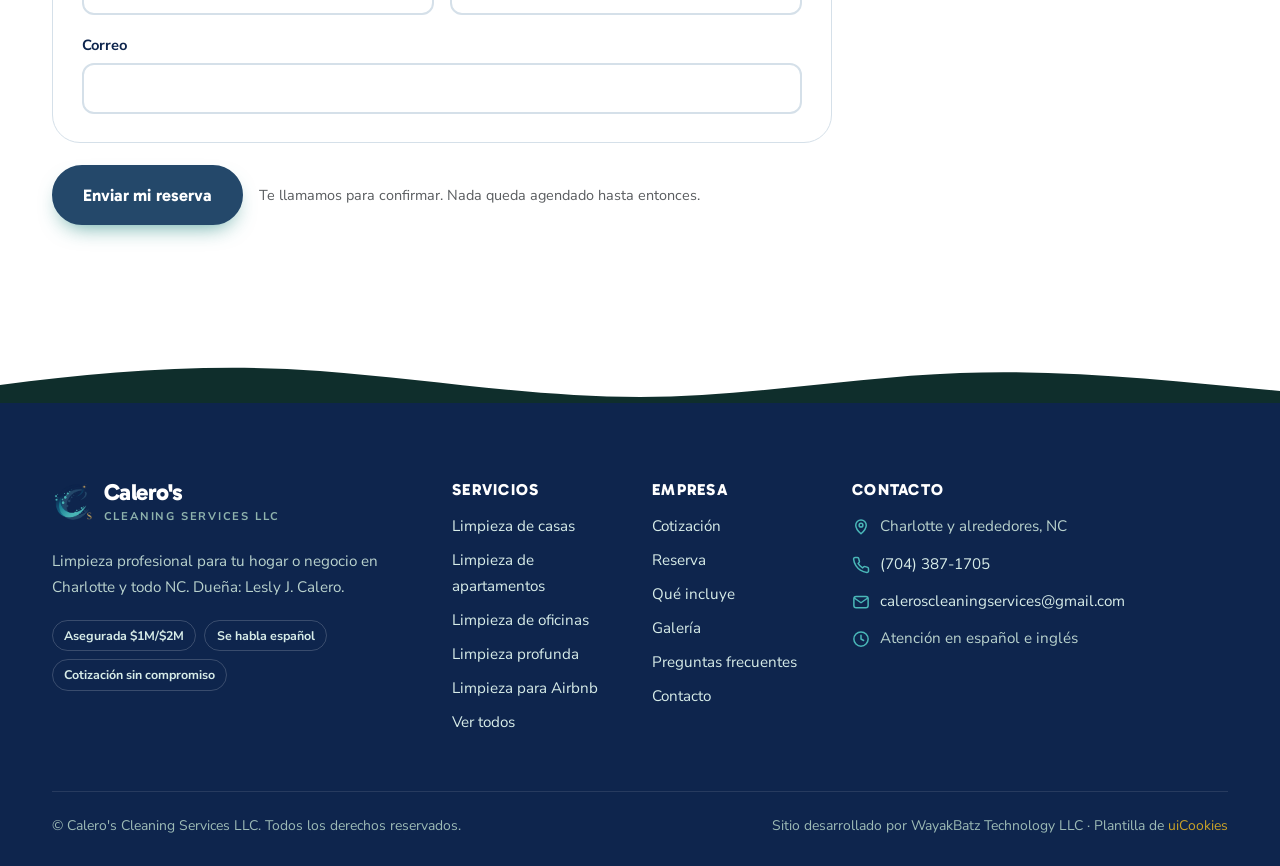
<file: booking.html>
<!DOCTYPE html>
<html lang="es">
<head>
  <script>document.documentElement.classList.add('js')</script>
  <meta charset="utf-8">
  <meta name="viewport" content="width=device-width, initial-scale=1">
  <title>Reserva — Calero's Cleaning Services LLC</title>
  <meta name="description" content="Reserva tu limpieza con Calero's Cleaning Services en Charlotte y todo NC. Elige el servicio y la fecha; te confirmamos por teléfono.">
  <meta name="theme-color" content="#24486a">
  <link rel="icon" href="img/logo-icono-solo.png">

  <link rel="preconnect" href="https://fonts.googleapis.com">
  <link rel="preconnect" href="https://fonts.gstatic.com" crossorigin>
  <link href="https://fonts.googleapis.com/css2?family=Gabarito:wght@500;600;700;800&family=Nunito+Sans:ital,opsz,wght@0,6..12,400;0,6..12,600;0,6..12,700;0,6..12,800;1,6..12,400&display=swap" rel="stylesheet">

  <link rel="stylesheet" href="css/vendor/bootstrap.min.css">
  <link rel="stylesheet" href="css/style.css">
</head>
<body>
  <a class="skip-link" href="#main" data-i18n="skip">Saltar al contenido principal</a>

  <!-- ============================ ANNOUNCEMENT ============================ -->
  <div class="announce">
    <div class="container">
      <p class="m-0" data-i18n="announce">Limpieza profesional para tu hogar o negocio en Charlotte y todo NC.</p>
      <div class="announce-meta">
        <span><svg viewBox="0 0 24 24" fill="none" stroke="currentColor" stroke-width="2" stroke-linecap="round" stroke-linejoin="round" aria-hidden="true" focusable="false"><path d="M12 21s-7-6.2-7-11.5a7 7 0 0 1 14 0C19 14.8 12 21 12 21z"/><circle cx="12" cy="9.5" r="2.5"/></svg> <span data-i18n="announce-area">Charlotte y alrededores, NC</span></span>
        <span><svg viewBox="0 0 24 24" fill="none" stroke="currentColor" stroke-width="2" stroke-linecap="round" stroke-linejoin="round" aria-hidden="true" focusable="false"><path d="M22 16.92v3a2 2 0 0 1-2.18 2 19.79 19.79 0 0 1-8.63-3.07 19.5 19.5 0 0 1-6-6 19.79 19.79 0 0 1-3.07-8.67A2 2 0 0 1 4.11 2h3a2 2 0 0 1 2 1.72c.13.96.36 1.9.7 2.81a2 2 0 0 1-.45 2.11L8.09 9.91a16 16 0 0 0 6 6l1.27-1.27a2 2 0 0 1 2.11-.45c.9.34 1.85.57 2.81.7A2 2 0 0 1 22 16.92z"/></svg> <a href="tel:+17043871705" style="color:inherit">(704) 387-1705</a></span>
      </div>
    </div>
  </div>

  <!-- ============================ HEADER ============================ -->
  <header class="site-header">
    <nav class="navbar navbar-expand-lg" aria-label="Primary">
      <div class="container">
        <a class="brand" href="index.html" aria-label="Calero's Cleaning Services LLC — inicio"><img class="brand-mark" src="img/logo-icono-solo.png" alt="" width="42" height="42"><span><span class="brand-name">Calero's</span><span class="brand-sub">Cleaning Services LLC</span></span></a>

        <button class="navbar-toggler" type="button" data-bs-toggle="collapse" data-bs-target="#primary-nav" aria-controls="primary-nav" aria-expanded="false" aria-label="Toggle navigation menu">
          <span class="toggler-bar"></span>
          <span class="toggler-bar"></span>
          <span class="toggler-bar"></span>
        </button>

        <div class="collapse navbar-collapse" id="primary-nav">
          <ul class="navbar-nav nav-menu mx-auto">
            <li class="nav-item"><a class="nav-link" href="index.html" data-i18n="nav-home">Inicio</a></li>
            <li class="nav-item"><a class="nav-link" href="index.html#services" data-i18n="nav-services">Servicios</a></li>
            <li class="nav-item"><a class="nav-link" href="pricing.html" data-i18n="nav-quote">Cotización</a></li>
            <li class="nav-item"><a class="nav-link" href="carpet.html" data-i18n="nav-carpet">Alfombras y pisos</a></li>
            <li class="nav-item"><a class="nav-link" href="contact.html" data-i18n="nav-contact">Contacto</a></li>
          </ul>
          <div class="nav-actions d-flex align-items-center gap-2">
            <span class="lang-toggle" role="group" aria-label="Idioma / Language">
              <button type="button" id="btn-es" class="active" data-lang="es">ES</button>
              <button type="button" id="btn-en" data-lang="en">EN</button>
            </span>
            <a class="nav-phone" href="tel:+17043871705"><svg viewBox="0 0 24 24" fill="none" stroke="currentColor" stroke-width="2" stroke-linecap="round" stroke-linejoin="round" aria-hidden="true" focusable="false"><path d="M22 16.92v3a2 2 0 0 1-2.18 2 19.79 19.79 0 0 1-8.63-3.07 19.5 19.5 0 0 1-6-6 19.79 19.79 0 0 1-3.07-8.67A2 2 0 0 1 4.11 2h3a2 2 0 0 1 2 1.72c.13.96.36 1.9.7 2.81a2 2 0 0 1-.45 2.11L8.09 9.91a16 16 0 0 0 6 6l1.27-1.27a2 2 0 0 1 2.11-.45c.9.34 1.85.57 2.81.7A2 2 0 0 1 22 16.92z"/></svg> (704) 387-1705</a>
            <a class="btn btn-brook" href="booking.html" aria-current="page" data-i18n="nav-book">Reserva</a>
          </div>
        </div>
      </div>
    </nav>
  </header>

  <main id="main">

    <!-- ============================ PAGE HERO ============================ -->
    <section class="page-hero" aria-labelledby="page-title">
      <div class="container">
        <ol class="crumbs" aria-label="Breadcrumb"><li><a href="index.html" data-i18n="nav-home">Inicio</a></li><li aria-current="page" data-i18n="nav-book">Reserva</li></ol>
        <h1 id="page-title" data-i18n="bk-title">Reserva tu limpieza</h1>
        <p data-i18n="bk-sub">Elige el servicio y la fecha que te convenga. Te llamamos para confirmar la fecha y la hora — nada queda agendado hasta que lo confirmemos contigo.</p>
      </div>
    </section>

    <section class="section pt-4" aria-label="Formulario de reserva">
      <div class="container">
        <div class="book-grid">
          <div>
            <form action="https://formspree.io/f/mkjrvbrk" method="POST">
              <input type="hidden" name="_subject" value="Reserva — Calero's Cleaning Services">
              <fieldset class="book-step">
                <legend><span class="n">1</span> <span data-i18n="bk-step1">Tu limpieza</span></legend>
                <div class="row g-3">
                  <div class="col-md-6">
                    <label class="form-label" for="b-service" data-i18n="f-service">Tipo de servicio</label>
                    <select class="form-select" id="b-service" name="servicio" required>
                      <option value="Limpieza de casas — vacías o habitadas" data-i18n="svc-1">Limpieza de casas — vacías o habitadas</option>
                      <option value="Limpieza de apartamentos — vacíos o habitados" data-i18n="svc-2">Limpieza de apartamentos — vacíos o habitados</option>
                      <option value="Limpieza de oficinas" data-i18n="svc-3">Limpieza de oficinas</option>
                      <option value="Limpieza de centros comerciales" data-i18n="svc-4">Limpieza de centros comerciales</option>
                      <option value="Limpieza profunda" data-i18n="svc-5">Limpieza profunda</option>
                      <option value="Limpieza post-construcción y post-renovación" data-i18n="svc-6">Limpieza post-construcción y post-renovación</option>
                      <option value="Limpieza para Airbnb y rentas vacacionales" data-i18n="svc-7">Limpieza para Airbnb y rentas vacacionales</option>
                      <option value="Limpieza de alfombras y pisos" data-i18n="svc-8">Limpieza de alfombras y pisos</option>
                      <option value="Limpieza de ventanas" data-i18n="svc-9">Limpieza de ventanas</option>
                      <option value="Limpieza después de eventos" data-i18n="svc-10">Limpieza después de eventos</option>
                    </select>
                  </div>
                  <div class="col-md-6">
                    <label class="form-label" for="b-freq" data-i18n="f-freq">Frecuencia</label>
                    <select class="form-select" id="b-freq" name="frecuencia">
                      <option value="Una vez" data-i18n="f-freq-once">Una vez</option>
                      <option value="Semanal" data-i18n="f-freq-weekly">Semanal</option>
                      <option value="Cada 2 semanas" data-i18n="f-freq-biweekly">Cada 2 semanas</option>
                      <option value="Mensual" data-i18n="f-freq-monthly">Mensual</option>
                    </select>
                  </div>
                  <div class="col-md-6">
                    <label class="form-label" for="b-date" data-i18n="f-date">Fecha deseada</label>
                    <input class="form-control" type="date" id="b-date" name="fecha">
                  </div>
                </div>
              </fieldset>

              <fieldset class="book-step">
                <legend><span class="n">2</span> <span data-i18n="bk-step2">Horario y lugar</span></legend>
                <fieldset class="mb-3">
                  <legend class="form-label" data-i18n="bk-slot">Horario preferido</legend>
                  <div class="slot-group">
                    <label class="slot"><input type="radio" name="horario" value="Mañana" checked><span><b data-i18n="bk-slot-morning">Mañana</b><small>8–12</small></span></label>
                    <label class="slot"><input type="radio" name="horario" value="Mediodía"><span><b data-i18n="bk-slot-midday">Mediodía</b><small>12–2</small></span></label>
                    <label class="slot"><input type="radio" name="horario" value="Tarde"><span><b data-i18n="bk-slot-afternoon">Tarde</b><small>2–6</small></span></label>
                  </div>
                  <p class="form-hint" data-i18n="bk-slot-hint">El horario se confirma por teléfono.</p>
                </fieldset>
                <div class="row g-3">
                  <div class="col-md-8">
                    <label class="form-label" for="b-street" data-i18n="bk-street">Dirección</label>
                    <input class="form-control" type="text" id="b-street" name="direccion" required>
                  </div>
                  <div class="col-md-4">
                    <label class="form-label" for="b-city" data-i18n="f-city">Ciudad / Código postal</label>
                    <input class="form-control" type="text" id="b-city" name="ciudad_cp" placeholder="Charlotte, 28213">
                  </div>
                </div>
              </fieldset>

              <fieldset class="book-step">
                <legend><span class="n">3</span> <span data-i18n="bk-step3">Detalles</span></legend>
                <label class="form-label" for="b-msg" data-i18n="f-msg">Mensaje o detalles</label>
                <textarea class="form-control" id="b-msg" name="mensaje" rows="4" data-i18n-ph="bk-msg-ph" placeholder="Cómo entramos, si hay mascotas, y cualquier detalle que debamos saber."></textarea>
              </fieldset>

              <fieldset class="book-step">
                <legend><span class="n">4</span> <span data-i18n="bk-step4">Tus datos</span></legend>
                <div class="row g-3">
                  <div class="col-md-6">
                    <label class="form-label" for="b-name" data-i18n="f-name">Nombre</label>
                    <input class="form-control" type="text" id="b-name" name="nombre" required>
                  </div>
                  <div class="col-md-6">
                    <label class="form-label" for="b-phone" data-i18n="f-phone">Teléfono</label>
                    <input class="form-control" type="tel" id="b-phone" name="telefono" required>
                  </div>
                  <div class="col-12">
                    <label class="form-label" for="b-email" data-i18n="f-email">Correo</label>
                    <input class="form-control" type="email" id="b-email" name="correo">
                  </div>
                </div>
              </fieldset>

              <div class="d-flex flex-wrap align-items-center gap-3">
                <button class="btn btn-brook btn-lg" type="submit"><span data-i18n="bk-submit">Enviar mi reserva</span></button>
                <span class="text-body-secondary small" data-i18n="bk-note">Te llamamos para confirmar. Nada queda agendado hasta entonces.</span>
              </div>
            </form>
          </div>

          <aside class="book-aside" aria-label="Información de reserva">
            <div class="aside-photo"><img src="img/bedroom.jpg" alt="Dormitorio limpio y ordenado" width="960" height="640" loading="lazy"></div>
            <div class="aside-card">
              <h2 data-i18n="bk-aside-t">Conviene saber</h2>
              <ul class="ticks mb-0">
                <li data-i18n="bk-aside-1">Te confirmamos por teléfono</li>
                <li data-i18n="bk-aside-2">Cotización sin compromiso</li>
                <li data-i18n="bk-aside-3">Asegurada $1M/$2M</li>
                <li data-i18n="bk-aside-4">Se habla español</li>
              </ul>
            </div>
            <div class="aside-card">
              <h2 data-i18n="bk-prep-t">Antes de que lleguemos</h2>
              <ol class="prep-list">
                <li data-i18n="bk-prep-1">Quita el desorden de las superficies para que limpiemos en lugar de ordenar.</li>
                <li data-i18n="bk-prep-2">Avísanos de superficies delicadas, como mármol o madera sin sellar.</li>
                <li data-i18n="bk-prep-3">Cuéntanos si hay mascotas en casa.</li>
              </ol>
              <a class="link-arrow" href="tel:+17043871705"><span data-i18n="bk-questions">¿Preguntas? (704) 387-1705</span> <svg viewBox="0 0 24 24" fill="none" stroke="currentColor" stroke-width="2" stroke-linecap="round" stroke-linejoin="round" aria-hidden="true" focusable="false"><line x1="4" y1="12" x2="20" y2="12"/><polyline points="14 6 20 12 14 18"/></svg></a>
            </div>
          </aside>
        </div>
      </div>
    </section>

  </main>

  <!-- ============================ FOOTER ============================ -->
  <footer class="site-footer">
    <div class="container">
      <div class="row gx-4 gy-5">
        <div class="col-lg-4">
          <a class="brand" href="index.html" aria-label="Calero's Cleaning Services LLC — inicio"><img class="brand-mark" src="img/logo-icono-solo.png" alt="" width="42" height="42"><span><span class="brand-name">Calero's</span><span class="brand-sub">Cleaning Services LLC</span></span></a>
          <p class="footer-about" data-i18n="footer-about">Limpieza profesional para tu hogar o negocio en Charlotte y todo NC. Dueña: Lesly J. Calero.</p>
          <div class="footer-badges"><span data-i18n="badge1">Asegurada $1M/$2M</span><span data-i18n="badge2">Se habla español</span><span data-i18n="badge3">Cotización sin compromiso</span></div>
        </div>
        <div class="col-6 col-md-4 col-lg-2">
          <h2 data-i18n="footer-svc-t">Servicios</h2>
          <ul class="footer-links">
            <li><a href="index.html#services" data-i18n="svc-1-s">Limpieza de casas</a></li>
            <li><a href="index.html#services" data-i18n="svc-2-s">Limpieza de apartamentos</a></li>
            <li><a href="index.html#services" data-i18n="svc-3-s">Limpieza de oficinas</a></li>
            <li><a href="index.html#services" data-i18n="svc-5-s">Limpieza profunda</a></li>
            <li><a href="index.html#services" data-i18n="svc-7-s">Limpieza para Airbnb</a></li>
            <li><a href="index.html#services" data-i18n="footer-svc-all">Ver todos</a></li>
          </ul>
        </div>
        <div class="col-6 col-md-4 col-lg-2">
          <h2 data-i18n="footer-co-t">Empresa</h2>
          <ul class="footer-links">
            <li><a href="pricing.html" data-i18n="nav-quote">Cotización</a></li>
            <li><a href="booking.html" data-i18n="nav-book">Reserva</a></li>
            <li><a href="index.html#checklist" data-i18n="footer-co-inc">Qué incluye</a></li>
            <li><a href="index.html#gallery" data-i18n="gallery-title">Galería</a></li>
            <li><a href="index.html#faq" data-i18n="faq-title">Preguntas frecuentes</a></li>
            <li><a href="contact.html" data-i18n="nav-contact">Contacto</a></li>
          </ul>
        </div>
        <div class="col-md-4 col-lg-4">
          <h2 data-i18n="footer-contact-t">Contacto</h2>
          <ul class="footer-contact">
            <li><svg viewBox="0 0 24 24" fill="none" stroke="currentColor" stroke-width="2" stroke-linecap="round" stroke-linejoin="round" aria-hidden="true" focusable="false"><path d="M12 21s-7-6.2-7-11.5a7 7 0 0 1 14 0C19 14.8 12 21 12 21z"/><circle cx="12" cy="9.5" r="2.5"/></svg><span data-i18n="footer-area">Charlotte y alrededores, NC</span></li>
            <li><svg viewBox="0 0 24 24" fill="none" stroke="currentColor" stroke-width="2" stroke-linecap="round" stroke-linejoin="round" aria-hidden="true" focusable="false"><path d="M22 16.92v3a2 2 0 0 1-2.18 2 19.79 19.79 0 0 1-8.63-3.07 19.5 19.5 0 0 1-6-6 19.79 19.79 0 0 1-3.07-8.67A2 2 0 0 1 4.11 2h3a2 2 0 0 1 2 1.72c.13.96.36 1.9.7 2.81a2 2 0 0 1-.45 2.11L8.09 9.91a16 16 0 0 0 6 6l1.27-1.27a2 2 0 0 1 2.11-.45c.9.34 1.85.57 2.81.7A2 2 0 0 1 22 16.92z"/></svg><a href="tel:+17043871705">(704) 387-1705</a></li>
            <li><svg viewBox="0 0 24 24" fill="none" stroke="currentColor" stroke-width="2" stroke-linecap="round" stroke-linejoin="round" aria-hidden="true" focusable="false"><rect x="2.5" y="4.5" width="19" height="15" rx="3"/><path d="m3.5 7 8.5 6 8.5-6"/></svg><a href="mailto:caleroscleaningservices@gmail.com">caleroscleaningservices@gmail.com</a></li>
            <li><svg viewBox="0 0 24 24" fill="none" stroke="currentColor" stroke-width="2" stroke-linecap="round" stroke-linejoin="round" aria-hidden="true" focusable="false"><circle cx="12" cy="12" r="9.5"/><polyline points="12 7 12 12 15.5 14"/></svg><span data-i18n="footer-hours">Atención en español e inglés</span></li>
          </ul>
        </div>
      </div>
      <div class="footer-bottom">
        <span>&copy; <span data-i18n="footer-copy">Calero's Cleaning Services LLC. Todos los derechos reservados.</span></span>
        <span><span data-i18n="footer-dev">Sitio desarrollado por WayakBatz Technology LLC</span> &middot; <span data-i18n="footer-tpl">Plantilla de</span> <a href="https://uicookies.com/">uiCookies</a></span>
      </div>
    </div>
  </footer>

  <script src="js/vendor/bootstrap.bundle.min.js"></script>
  <script src="js/main.js"></script>
</body>
</html>
</file>
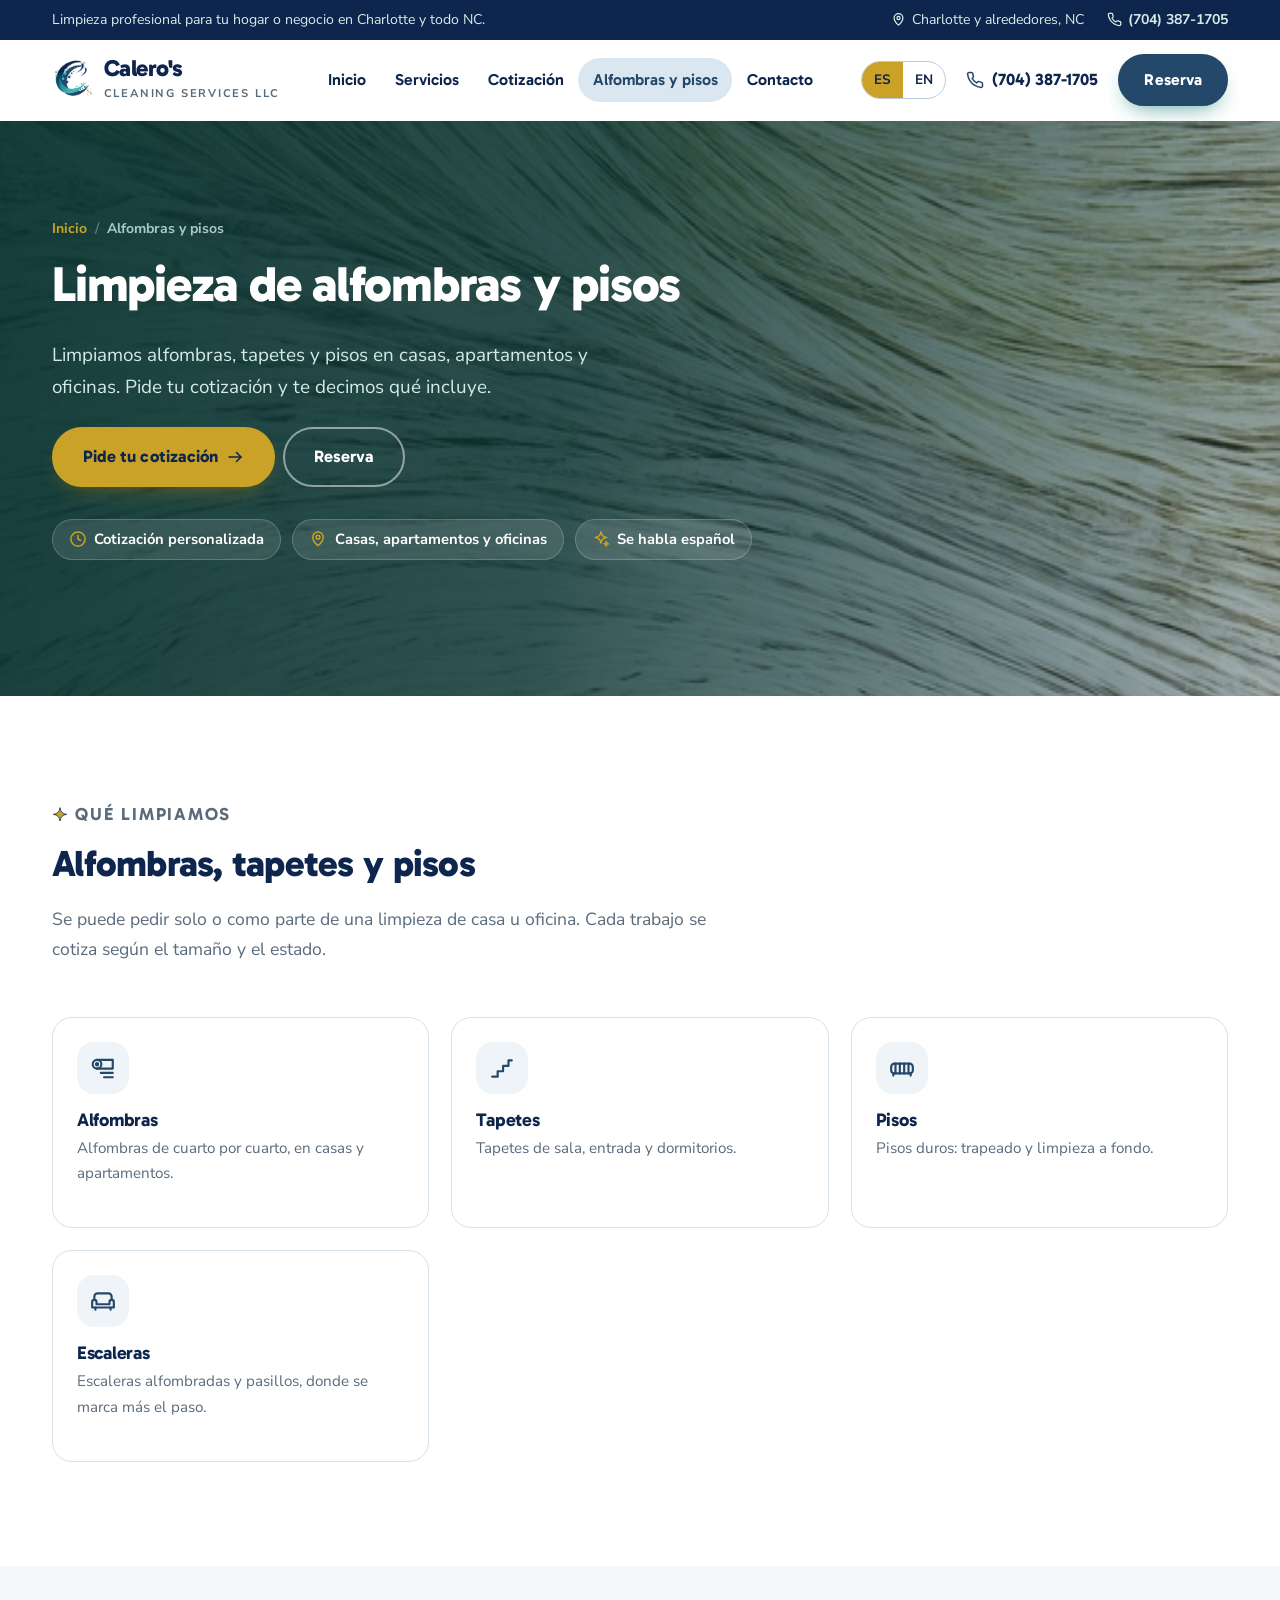
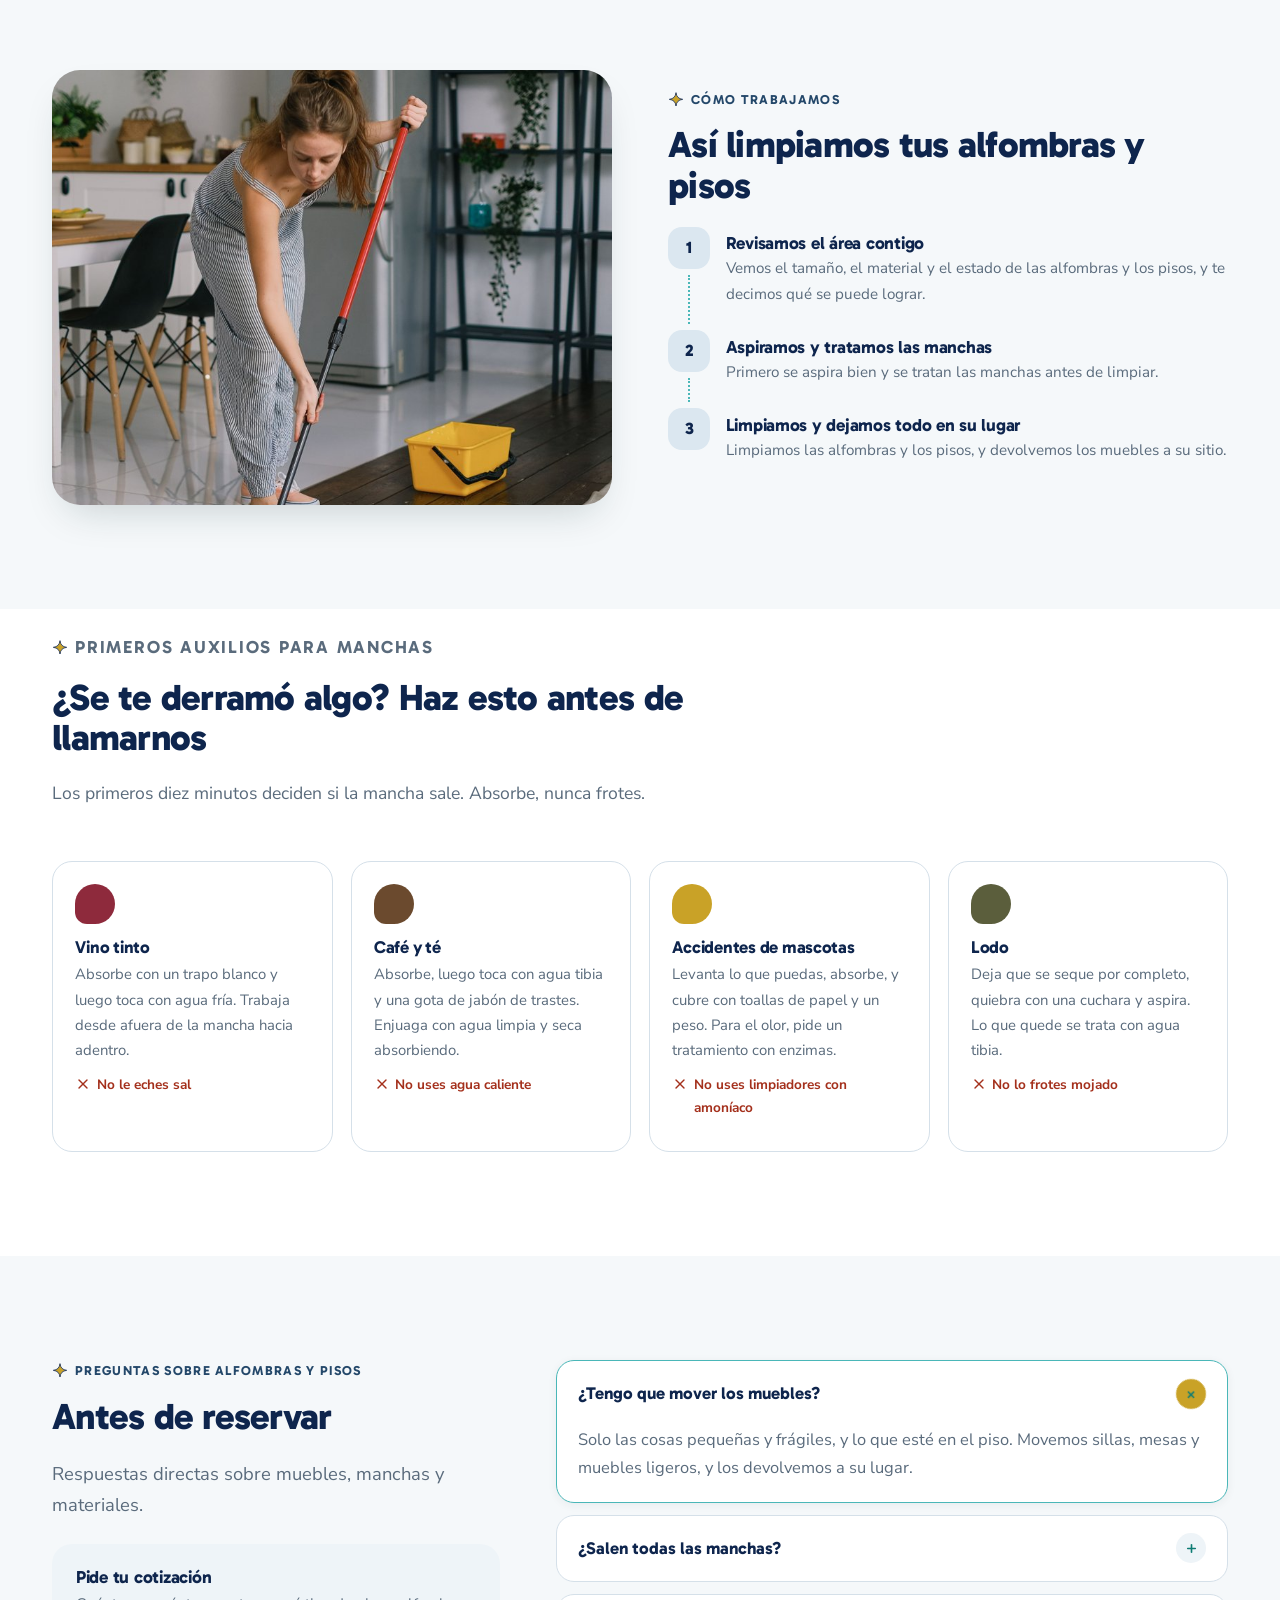
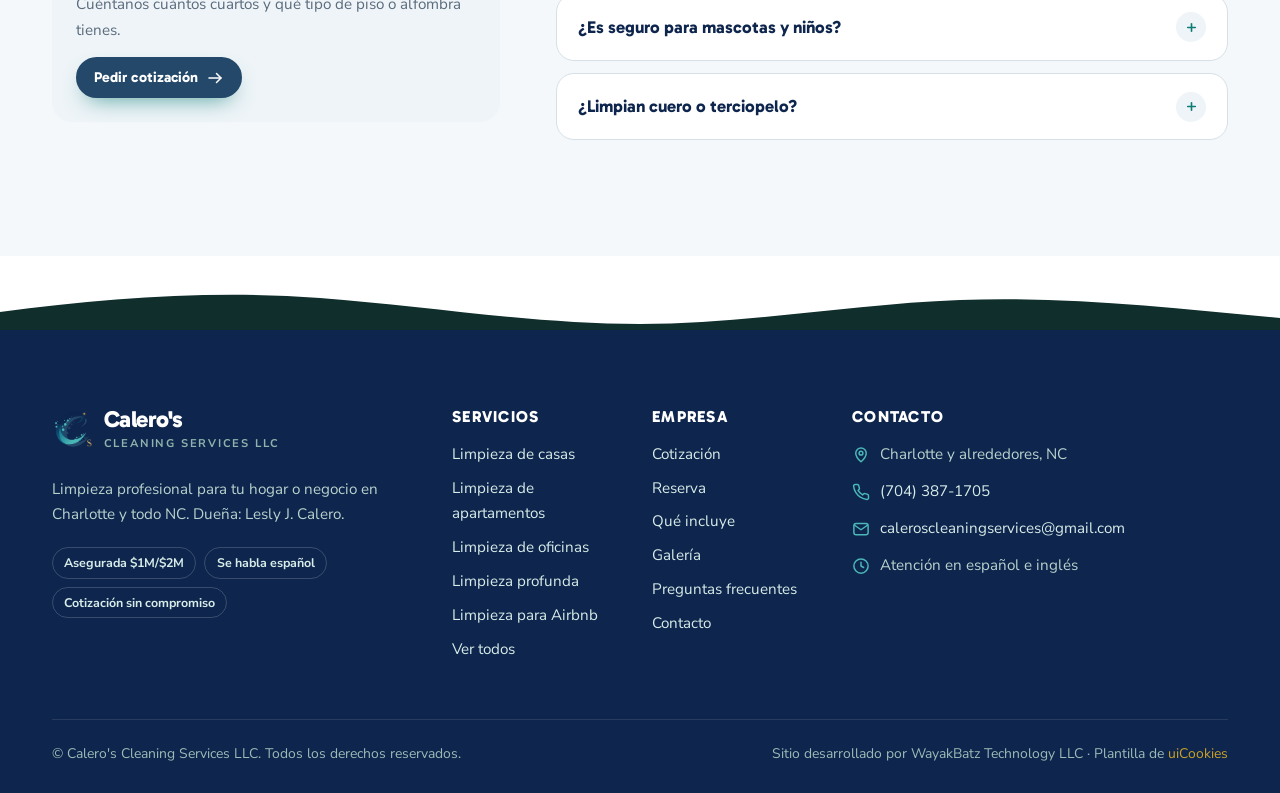
<file: carpet.html>
<!DOCTYPE html>
<html lang="es">
<head>
  <script>document.documentElement.classList.add('js')</script>
  <meta charset="utf-8">
  <meta name="viewport" content="width=device-width, initial-scale=1">
  <title>Limpieza de alfombras y pisos — Calero's Cleaning Services LLC</title>
  <meta name="description" content="Limpieza de alfombras, tapetes y pisos en casas, apartamentos y oficinas en Charlotte y todo NC. Pide tu cotización personalizada.">
  <meta name="theme-color" content="#24486a">
  <link rel="icon" href="img/logo-icono-solo.png">

  <link rel="preconnect" href="https://fonts.googleapis.com">
  <link rel="preconnect" href="https://fonts.gstatic.com" crossorigin>
  <link href="https://fonts.googleapis.com/css2?family=Gabarito:wght@500;600;700;800&family=Nunito+Sans:ital,opsz,wght@0,6..12,400;0,6..12,600;0,6..12,700;0,6..12,800;1,6..12,400&display=swap" rel="stylesheet">

  <link rel="stylesheet" href="css/vendor/bootstrap.min.css">
  <link rel="stylesheet" href="css/style.css">
</head>
<body>
  <a class="skip-link" href="#main" data-i18n="skip">Saltar al contenido principal</a>

  <!-- ============================ ANNOUNCEMENT ============================ -->
  <div class="announce">
    <div class="container">
      <p class="m-0" data-i18n="announce">Limpieza profesional para tu hogar o negocio en Charlotte y todo NC.</p>
      <div class="announce-meta">
        <span><svg viewBox="0 0 24 24" fill="none" stroke="currentColor" stroke-width="2" stroke-linecap="round" stroke-linejoin="round" aria-hidden="true" focusable="false"><path d="M12 21s-7-6.2-7-11.5a7 7 0 0 1 14 0C19 14.8 12 21 12 21z"/><circle cx="12" cy="9.5" r="2.5"/></svg> <span data-i18n="announce-area">Charlotte y alrededores, NC</span></span>
        <span><svg viewBox="0 0 24 24" fill="none" stroke="currentColor" stroke-width="2" stroke-linecap="round" stroke-linejoin="round" aria-hidden="true" focusable="false"><path d="M22 16.92v3a2 2 0 0 1-2.18 2 19.79 19.79 0 0 1-8.63-3.07 19.5 19.5 0 0 1-6-6 19.79 19.79 0 0 1-3.07-8.67A2 2 0 0 1 4.11 2h3a2 2 0 0 1 2 1.72c.13.96.36 1.9.7 2.81a2 2 0 0 1-.45 2.11L8.09 9.91a16 16 0 0 0 6 6l1.27-1.27a2 2 0 0 1 2.11-.45c.9.34 1.85.57 2.81.7A2 2 0 0 1 22 16.92z"/></svg> <a href="tel:+17043871705" style="color:inherit">(704) 387-1705</a></span>
      </div>
    </div>
  </div>

  <!-- ============================ HEADER ============================ -->
  <header class="site-header">
    <nav class="navbar navbar-expand-lg" aria-label="Primary">
      <div class="container">
        <a class="brand" href="index.html" aria-label="Calero's Cleaning Services LLC — inicio"><img class="brand-mark" src="img/logo-icono-solo.png" alt="" width="42" height="42"><span><span class="brand-name">Calero's</span><span class="brand-sub">Cleaning Services LLC</span></span></a>

        <button class="navbar-toggler" type="button" data-bs-toggle="collapse" data-bs-target="#primary-nav" aria-controls="primary-nav" aria-expanded="false" aria-label="Toggle navigation menu">
          <span class="toggler-bar"></span>
          <span class="toggler-bar"></span>
          <span class="toggler-bar"></span>
        </button>

        <div class="collapse navbar-collapse" id="primary-nav">
          <ul class="navbar-nav nav-menu mx-auto">
            <li class="nav-item"><a class="nav-link" href="index.html" data-i18n="nav-home">Inicio</a></li>
            <li class="nav-item"><a class="nav-link" href="index.html#services" data-i18n="nav-services">Servicios</a></li>
            <li class="nav-item"><a class="nav-link" href="pricing.html" data-i18n="nav-quote">Cotización</a></li>
            <li class="nav-item"><a class="nav-link" href="carpet.html" aria-current="page" data-i18n="nav-carpet">Alfombras y pisos</a></li>
            <li class="nav-item"><a class="nav-link" href="contact.html" data-i18n="nav-contact">Contacto</a></li>
          </ul>
          <div class="nav-actions d-flex align-items-center gap-2">
            <span class="lang-toggle" role="group" aria-label="Idioma / Language">
              <button type="button" id="btn-es" class="active" data-lang="es">ES</button>
              <button type="button" id="btn-en" data-lang="en">EN</button>
            </span>
            <a class="nav-phone" href="tel:+17043871705"><svg viewBox="0 0 24 24" fill="none" stroke="currentColor" stroke-width="2" stroke-linecap="round" stroke-linejoin="round" aria-hidden="true" focusable="false"><path d="M22 16.92v3a2 2 0 0 1-2.18 2 19.79 19.79 0 0 1-8.63-3.07 19.5 19.5 0 0 1-6-6 19.79 19.79 0 0 1-3.07-8.67A2 2 0 0 1 4.11 2h3a2 2 0 0 1 2 1.72c.13.96.36 1.9.7 2.81a2 2 0 0 1-.45 2.11L8.09 9.91a16 16 0 0 0 6 6l1.27-1.27a2 2 0 0 1 2.11-.45c.9.34 1.85.57 2.81.7A2 2 0 0 1 22 16.92z"/></svg> (704) 387-1705</a>
            <a class="btn btn-brook" href="booking.html" data-i18n="nav-book">Reserva</a>
          </div>
        </div>
      </div>
    </nav>
  </header>

  <main id="main">

    <!-- ============================ HERO ============================ -->
    <section class="carpet-hero on-dark" aria-labelledby="page-title">
      <img src="img/carpet-hero.jpg" alt="" width="1800" height="900" fetchpriority="high">
      <div class="container">
        <ol class="crumbs" aria-label="Breadcrumb"><li><a href="index.html" data-i18n="nav-home">Inicio</a></li><li aria-current="page" data-i18n="nav-carpet">Alfombras y pisos</li></ol>
        <h1 id="page-title" data-i18n="cp-title">Limpieza de alfombras y pisos</h1>
        <p data-i18n="cp-sub">Limpiamos alfombras, tapetes y pisos en casas, apartamentos y oficinas. Pide tu cotización y te decimos qué incluye.</p>
        <div class="d-flex flex-wrap gap-2 mt-4">
          <a class="btn btn-lemon btn-lg" href="pricing.html"><span data-i18n="cp-quote">Pide tu cotización</span> <svg viewBox="0 0 24 24" fill="none" stroke="currentColor" stroke-width="2" stroke-linecap="round" stroke-linejoin="round" aria-hidden="true" focusable="false"><line x1="4" y1="12" x2="20" y2="12"/><polyline points="14 6 20 12 14 18"/></svg></a>
          <a class="btn btn-ghost-light btn-lg" href="booking.html" data-i18n="nav-book">Reserva</a>
        </div>
        <ul class="hero-facts">
          <li><svg viewBox="0 0 24 24" fill="none" stroke="currentColor" stroke-width="2" stroke-linecap="round" stroke-linejoin="round" aria-hidden="true" focusable="false"><circle cx="12" cy="12" r="9.5"/><polyline points="12 7 12 12 15.5 14"/></svg> <span data-i18n="cp-fact-1">Cotización personalizada</span></li>
          <li><svg viewBox="0 0 24 24" fill="none" stroke="currentColor" stroke-width="2" stroke-linecap="round" stroke-linejoin="round" aria-hidden="true" focusable="false"><path d="M12 21s-7-6.2-7-11.5a7 7 0 0 1 14 0C19 14.8 12 21 12 21z"/><circle cx="12" cy="9.5" r="2.5"/></svg> <span data-i18n="cp-fact-2">Casas, apartamentos y oficinas</span></li>
          <li><svg viewBox="0 0 24 24" fill="none" stroke="currentColor" stroke-width="2" stroke-linecap="round" stroke-linejoin="round" aria-hidden="true" focusable="false"><path d="M12 2.5c.6 4.6 2.9 6.9 7.5 7.5-4.6.6-6.9 2.9-7.5 7.5-.6-4.6-2.9-6.9-7.5-7.5 4.6-.6 6.9-2.9 7.5-7.5z"/><path d="M19 15.5c.3 1.9 1.2 2.8 3 3-1.8.3-2.7 1.2-3 3-.3-1.8-1.2-2.7-3-3 1.8-.2 2.7-1.1 3-3z"/></svg> <span data-i18n="cp-fact-3">Se habla español</span></li>
        </ul>
      </div>
    </section>

    <!-- ============================ WHAT WE CLEAN ============================ -->
    <section class="section" aria-labelledby="clean-title">
      <div class="container">
        <div class="section-head reveal">
          <p class="eyebrow"><svg viewBox="0 0 24 24" aria-hidden="true" focusable="false"><path d="M12 1c.8 6.2 3.8 9.2 10 10-6.2.8-9.2 3.8-10 10-.8-6.2-3.8-9.2-10-10 6.2-.8 9.2-3.8 10-10z"/></svg> <span data-i18n="cp-clean-eyebrow">Qué limpiamos</span></p>
          <h2 id="clean-title" data-i18n="cp-clean-title">Alfombras, tapetes y pisos</h2>
          <p data-i18n="cp-clean-sub">Se puede pedir solo o como parte de una limpieza de casa u oficina. Cada trabajo se cotiza según el tamaño y el estado.</p>
        </div>
        <div class="clean-grid">
          <article class="clean-item reveal"><span class="ci-ico"><svg viewBox="0 0 24 24" fill="none" stroke="currentColor" stroke-width="2" stroke-linecap="round" stroke-linejoin="round" aria-hidden="true" focusable="false"><circle cx="6.5" cy="8.5" r="4"/><circle cx="6.5" cy="8.5" r="1"/><path d="M6.5 12.5H21V4.5H6.5M10 16.5h11M13 20.5h8"/></svg></span><h3 data-i18n="cp-item-1-t">Alfombras</h3><p data-i18n="cp-item-1-s">Alfombras de cuarto por cuarto, en casas y apartamentos.</p></article>
          <article class="clean-item reveal d1"><span class="ci-ico"><svg viewBox="0 0 24 24" fill="none" stroke="currentColor" stroke-width="2" stroke-linecap="round" stroke-linejoin="round" aria-hidden="true" focusable="false"><path d="M3 20h5v-5h5v-5h5V5h3"/></svg></span><h3 data-i18n="cp-item-2-t">Tapetes</h3><p data-i18n="cp-item-2-s">Tapetes de sala, entrada y dormitorios.</p></article>
          <article class="clean-item reveal d2"><span class="ci-ico"><svg viewBox="0 0 24 24" fill="none" stroke="currentColor" stroke-width="2" stroke-linecap="round" stroke-linejoin="round" aria-hidden="true" focusable="false"><rect x="2" y="8" width="20" height="9" rx="3"/><path d="M6 8v9M10 8v9M14 8v9M18 8v9M4 17v2M20 17v2"/></svg></span><h3 data-i18n="cp-item-3-t">Pisos</h3><p data-i18n="cp-item-3-s">Pisos duros: trapeado y limpieza a fondo.</p></article>
          <article class="clean-item reveal d3"><span class="ci-ico"><svg viewBox="0 0 24 24" fill="none" stroke="currentColor" stroke-width="2" stroke-linecap="round" stroke-linejoin="round" aria-hidden="true" focusable="false"><path d="M4 11V8a3 3 0 0 1 3-3h10a3 3 0 0 1 3 3v3"/><path d="M2 13a2 2 0 0 1 4 0v2h12v-2a2 2 0 0 1 4 0v5H2z"/><path d="M5 18v2M19 18v2"/></svg></span><h3 data-i18n="cp-item-4-t">Escaleras</h3><p data-i18n="cp-item-4-s">Escaleras alfombradas y pasillos, donde se marca más el paso.</p></article>
        </div>
      </div>
    </section>

    <!-- ============================ PROCESS ============================ -->
    <section class="section bg-mist" aria-labelledby="process-title">
      <div class="container">
        <div class="process">
          <figure class="process-photo m-0 reveal">
            <img src="img/foto-stock-trapeando-1.jpg" alt="Persona trapeando el piso" width="800" height="1200" loading="lazy">
          </figure>
          <div class="reveal d1">
            <p class="eyebrow"><svg viewBox="0 0 24 24" aria-hidden="true" focusable="false"><path d="M12 1c.8 6.2 3.8 9.2 10 10-6.2.8-9.2 3.8-10 10-.8-6.2-3.8-9.2-10-10 6.2-.8 9.2-3.8 10-10z"/></svg> <span data-i18n="cp-process-eyebrow">Cómo trabajamos</span></p>
            <h2 id="process-title" data-i18n="cp-process-title">Así limpiamos tus alfombras y pisos</h2>
            <ol class="process-steps">
              <li><h3 data-i18n="cp-p1-t">Revisamos el área contigo</h3><p data-i18n="cp-p1-s">Vemos el tamaño, el material y el estado de las alfombras y los pisos, y te decimos qué se puede lograr.</p></li>
              <li><h3 data-i18n="cp-p2-t">Aspiramos y tratamos las manchas</h3><p data-i18n="cp-p2-s">Primero se aspira bien y se tratan las manchas antes de limpiar.</p></li>
              <li><h3 data-i18n="cp-p3-t">Limpiamos y dejamos todo en su lugar</h3><p data-i18n="cp-p3-s">Limpiamos las alfombras y los pisos, y devolvemos los muebles a su sitio.</p></li>
            </ol>
          </div>
        </div>
      </div>
    </section>

    <!-- ============================ STAIN GUIDE ============================ -->
    <section class="section pt-4" aria-labelledby="stain-title">
      <div class="container">
        <div class="section-head reveal">
          <p class="eyebrow"><svg viewBox="0 0 24 24" aria-hidden="true" focusable="false"><path d="M12 1c.8 6.2 3.8 9.2 10 10-6.2.8-9.2 3.8-10 10-.8-6.2-3.8-9.2-10-10 6.2-.8 9.2-3.8 10-10z"/></svg> <span data-i18n="cp-stain-eyebrow">Primeros auxilios para manchas</span></p>
          <h2 id="stain-title" data-i18n="cp-stain-title">¿Se te derramó algo? Haz esto antes de llamarnos</h2>
          <p data-i18n="cp-stain-sub">Los primeros diez minutos deciden si la mancha sale. Absorbe, nunca frotes.</p>
        </div>
        <div class="stain-grid">
          <article class="stain reveal"><span class="dot" style="background:#8e2a3c" aria-hidden="true"></span><h3 data-i18n="cp-st1-t">Vino tinto</h3><p data-i18n="cp-st1-s">Absorbe con un trapo blanco y luego toca con agua fría. Trabaja desde afuera de la mancha hacia adentro.</p><p class="dont"><svg viewBox="0 0 24 24" fill="none" stroke="currentColor" stroke-width="2" stroke-linecap="round" stroke-linejoin="round" aria-hidden="true" focusable="false"><line x1="6" y1="6" x2="18" y2="18"/><line x1="18" y1="6" x2="6" y2="18"/></svg> <span data-i18n="cp-st1-d">No le eches sal</span></p></article>
          <article class="stain reveal d1"><span class="dot" style="background:#6b4a2e" aria-hidden="true"></span><h3 data-i18n="cp-st2-t">Café y té</h3><p data-i18n="cp-st2-s">Absorbe, luego toca con agua tibia y una gota de jabón de trastes. Enjuaga con agua limpia y seca absorbiendo.</p><p class="dont"><svg viewBox="0 0 24 24" fill="none" stroke="currentColor" stroke-width="2" stroke-linecap="round" stroke-linejoin="round" aria-hidden="true" focusable="false"><line x1="6" y1="6" x2="18" y2="18"/><line x1="18" y1="6" x2="6" y2="18"/></svg> <span data-i18n="cp-st2-d">No uses agua caliente</span></p></article>
          <article class="stain reveal d2"><span class="dot" style="background:#c9a227" aria-hidden="true"></span><h3 data-i18n="cp-st3-t">Accidentes de mascotas</h3><p data-i18n="cp-st3-s">Levanta lo que puedas, absorbe, y cubre con toallas de papel y un peso. Para el olor, pide un tratamiento con enzimas.</p><p class="dont"><svg viewBox="0 0 24 24" fill="none" stroke="currentColor" stroke-width="2" stroke-linecap="round" stroke-linejoin="round" aria-hidden="true" focusable="false"><line x1="6" y1="6" x2="18" y2="18"/><line x1="18" y1="6" x2="6" y2="18"/></svg> <span data-i18n="cp-st3-d">No uses limpiadores con amoníaco</span></p></article>
          <article class="stain reveal d3"><span class="dot" style="background:#5b5e3c" aria-hidden="true"></span><h3 data-i18n="cp-st4-t">Lodo</h3><p data-i18n="cp-st4-s">Deja que se seque por completo, quiebra con una cuchara y aspira. Lo que quede se trata con agua tibia.</p><p class="dont"><svg viewBox="0 0 24 24" fill="none" stroke="currentColor" stroke-width="2" stroke-linecap="round" stroke-linejoin="round" aria-hidden="true" focusable="false"><line x1="6" y1="6" x2="18" y2="18"/><line x1="18" y1="6" x2="6" y2="18"/></svg> <span data-i18n="cp-st4-d">No lo frotes mojado</span></p></article>
        </div>
      </div>
    </section>

    <!-- ============================ FAQ + CTA ============================ -->
    <section class="section bg-mist" aria-labelledby="cfaq-title">
      <div class="container">
        <div class="faq-wrap">
          <div class="faq-aside reveal">
            <p class="eyebrow"><svg viewBox="0 0 24 24" aria-hidden="true" focusable="false"><path d="M12 1c.8 6.2 3.8 9.2 10 10-6.2.8-9.2 3.8-10 10-.8-6.2-3.8-9.2-10-10 6.2-.8 9.2-3.8 10-10z"/></svg> <span data-i18n="cp-faq-eyebrow">Preguntas sobre alfombras y pisos</span></p>
            <h2 id="cfaq-title" data-i18n="cp-faq-title">Antes de reservar</h2>
            <p class="lead-copy" data-i18n="cp-faq-sub">Respuestas directas sobre muebles, manchas y materiales.</p>
            <div class="help-card">
              <h3 data-i18n="cp-help-t">Pide tu cotización</h3>
              <p data-i18n="cp-help-s">Cuéntanos cuántos cuartos y qué tipo de piso o alfombra tienes.</p>
              <a class="btn btn-brook btn-sm" href="pricing.html"><span data-i18n="cp-help-btn">Pedir cotización</span> <svg viewBox="0 0 24 24" fill="none" stroke="currentColor" stroke-width="2" stroke-linecap="round" stroke-linejoin="round" aria-hidden="true" focusable="false"><line x1="4" y1="12" x2="20" y2="12"/><polyline points="14 6 20 12 14 18"/></svg></a>
            </div>
          </div>
          <div class="faq reveal d1">
            <details open>
              <summary data-i18n="cp-q1">¿Tengo que mover los muebles?</summary>
              <div class="faq-body"><p data-i18n="cp-a1">Solo las cosas pequeñas y frágiles, y lo que esté en el piso. Movemos sillas, mesas y muebles ligeros, y los devolvemos a su lugar.</p></div>
            </details>
            <details>
              <summary data-i18n="cp-q2">¿Salen todas las manchas?</summary>
              <div class="faq-body"><p data-i18n="cp-a2">La mayoría sí. Las manchas de cloro, quemaduras y tintes viejos pueden aclararse pero rara vez desaparecen. Te decimos antes de empezar cuáles pueden quedar.</p></div>
            </details>
            <details>
              <summary data-i18n="cp-q3">¿Es seguro para mascotas y niños?</summary>
              <div class="faq-body"><p data-i18n="cp-a3">Dinos si hay mascotas o niños en casa y qué productos prefieres que usemos. Lo tomamos en cuenta al cotizar.</p></div>
            </details>
            <details>
              <summary data-i18n="cp-q4">¿Limpian cuero o terciopelo?</summary>
              <div class="faq-body"><p data-i18n="cp-a4">Algunos materiales necesitan otro método. Se revisa primero en la cotización.</p></div>
            </details>
          </div>
        </div>
      </div>
    </section>

  </main>

  <!-- ============================ FOOTER ============================ -->
  <footer class="site-footer">
    <div class="container">
      <div class="row gx-4 gy-5">
        <div class="col-lg-4">
          <a class="brand" href="index.html" aria-label="Calero's Cleaning Services LLC — inicio"><img class="brand-mark" src="img/logo-icono-solo.png" alt="" width="42" height="42"><span><span class="brand-name">Calero's</span><span class="brand-sub">Cleaning Services LLC</span></span></a>
          <p class="footer-about" data-i18n="footer-about">Limpieza profesional para tu hogar o negocio en Charlotte y todo NC. Dueña: Lesly J. Calero.</p>
          <div class="footer-badges"><span data-i18n="badge1">Asegurada $1M/$2M</span><span data-i18n="badge2">Se habla español</span><span data-i18n="badge3">Cotización sin compromiso</span></div>
        </div>
        <div class="col-6 col-md-4 col-lg-2">
          <h2 data-i18n="footer-svc-t">Servicios</h2>
          <ul class="footer-links">
            <li><a href="index.html#services" data-i18n="svc-1-s">Limpieza de casas</a></li>
            <li><a href="index.html#services" data-i18n="svc-2-s">Limpieza de apartamentos</a></li>
            <li><a href="index.html#services" data-i18n="svc-3-s">Limpieza de oficinas</a></li>
            <li><a href="index.html#services" data-i18n="svc-5-s">Limpieza profunda</a></li>
            <li><a href="index.html#services" data-i18n="svc-7-s">Limpieza para Airbnb</a></li>
            <li><a href="index.html#services" data-i18n="footer-svc-all">Ver todos</a></li>
          </ul>
        </div>
        <div class="col-6 col-md-4 col-lg-2">
          <h2 data-i18n="footer-co-t">Empresa</h2>
          <ul class="footer-links">
            <li><a href="pricing.html" data-i18n="nav-quote">Cotización</a></li>
            <li><a href="booking.html" data-i18n="nav-book">Reserva</a></li>
            <li><a href="index.html#checklist" data-i18n="footer-co-inc">Qué incluye</a></li>
            <li><a href="index.html#gallery" data-i18n="gallery-title">Galería</a></li>
            <li><a href="index.html#faq" data-i18n="faq-title">Preguntas frecuentes</a></li>
            <li><a href="contact.html" data-i18n="nav-contact">Contacto</a></li>
          </ul>
        </div>
        <div class="col-md-4 col-lg-4">
          <h2 data-i18n="footer-contact-t">Contacto</h2>
          <ul class="footer-contact">
            <li><svg viewBox="0 0 24 24" fill="none" stroke="currentColor" stroke-width="2" stroke-linecap="round" stroke-linejoin="round" aria-hidden="true" focusable="false"><path d="M12 21s-7-6.2-7-11.5a7 7 0 0 1 14 0C19 14.8 12 21 12 21z"/><circle cx="12" cy="9.5" r="2.5"/></svg><span data-i18n="footer-area">Charlotte y alrededores, NC</span></li>
            <li><svg viewBox="0 0 24 24" fill="none" stroke="currentColor" stroke-width="2" stroke-linecap="round" stroke-linejoin="round" aria-hidden="true" focusable="false"><path d="M22 16.92v3a2 2 0 0 1-2.18 2 19.79 19.79 0 0 1-8.63-3.07 19.5 19.5 0 0 1-6-6 19.79 19.79 0 0 1-3.07-8.67A2 2 0 0 1 4.11 2h3a2 2 0 0 1 2 1.72c.13.96.36 1.9.7 2.81a2 2 0 0 1-.45 2.11L8.09 9.91a16 16 0 0 0 6 6l1.27-1.27a2 2 0 0 1 2.11-.45c.9.34 1.85.57 2.81.7A2 2 0 0 1 22 16.92z"/></svg><a href="tel:+17043871705">(704) 387-1705</a></li>
            <li><svg viewBox="0 0 24 24" fill="none" stroke="currentColor" stroke-width="2" stroke-linecap="round" stroke-linejoin="round" aria-hidden="true" focusable="false"><rect x="2.5" y="4.5" width="19" height="15" rx="3"/><path d="m3.5 7 8.5 6 8.5-6"/></svg><a href="mailto:caleroscleaningservices@gmail.com">caleroscleaningservices@gmail.com</a></li>
            <li><svg viewBox="0 0 24 24" fill="none" stroke="currentColor" stroke-width="2" stroke-linecap="round" stroke-linejoin="round" aria-hidden="true" focusable="false"><circle cx="12" cy="12" r="9.5"/><polyline points="12 7 12 12 15.5 14"/></svg><span data-i18n="footer-hours">Atención en español e inglés</span></li>
          </ul>
        </div>
      </div>
      <div class="footer-bottom">
        <span>&copy; <span data-i18n="footer-copy">Calero's Cleaning Services LLC. Todos los derechos reservados.</span></span>
        <span><span data-i18n="footer-dev">Sitio desarrollado por WayakBatz Technology LLC</span> &middot; <span data-i18n="footer-tpl">Plantilla de</span> <a href="https://uicookies.com/">uiCookies</a></span>
      </div>
    </div>
  </footer>

  <script src="js/vendor/bootstrap.bundle.min.js"></script>
  <script src="js/main.js"></script>
</body>
</html>
</file>
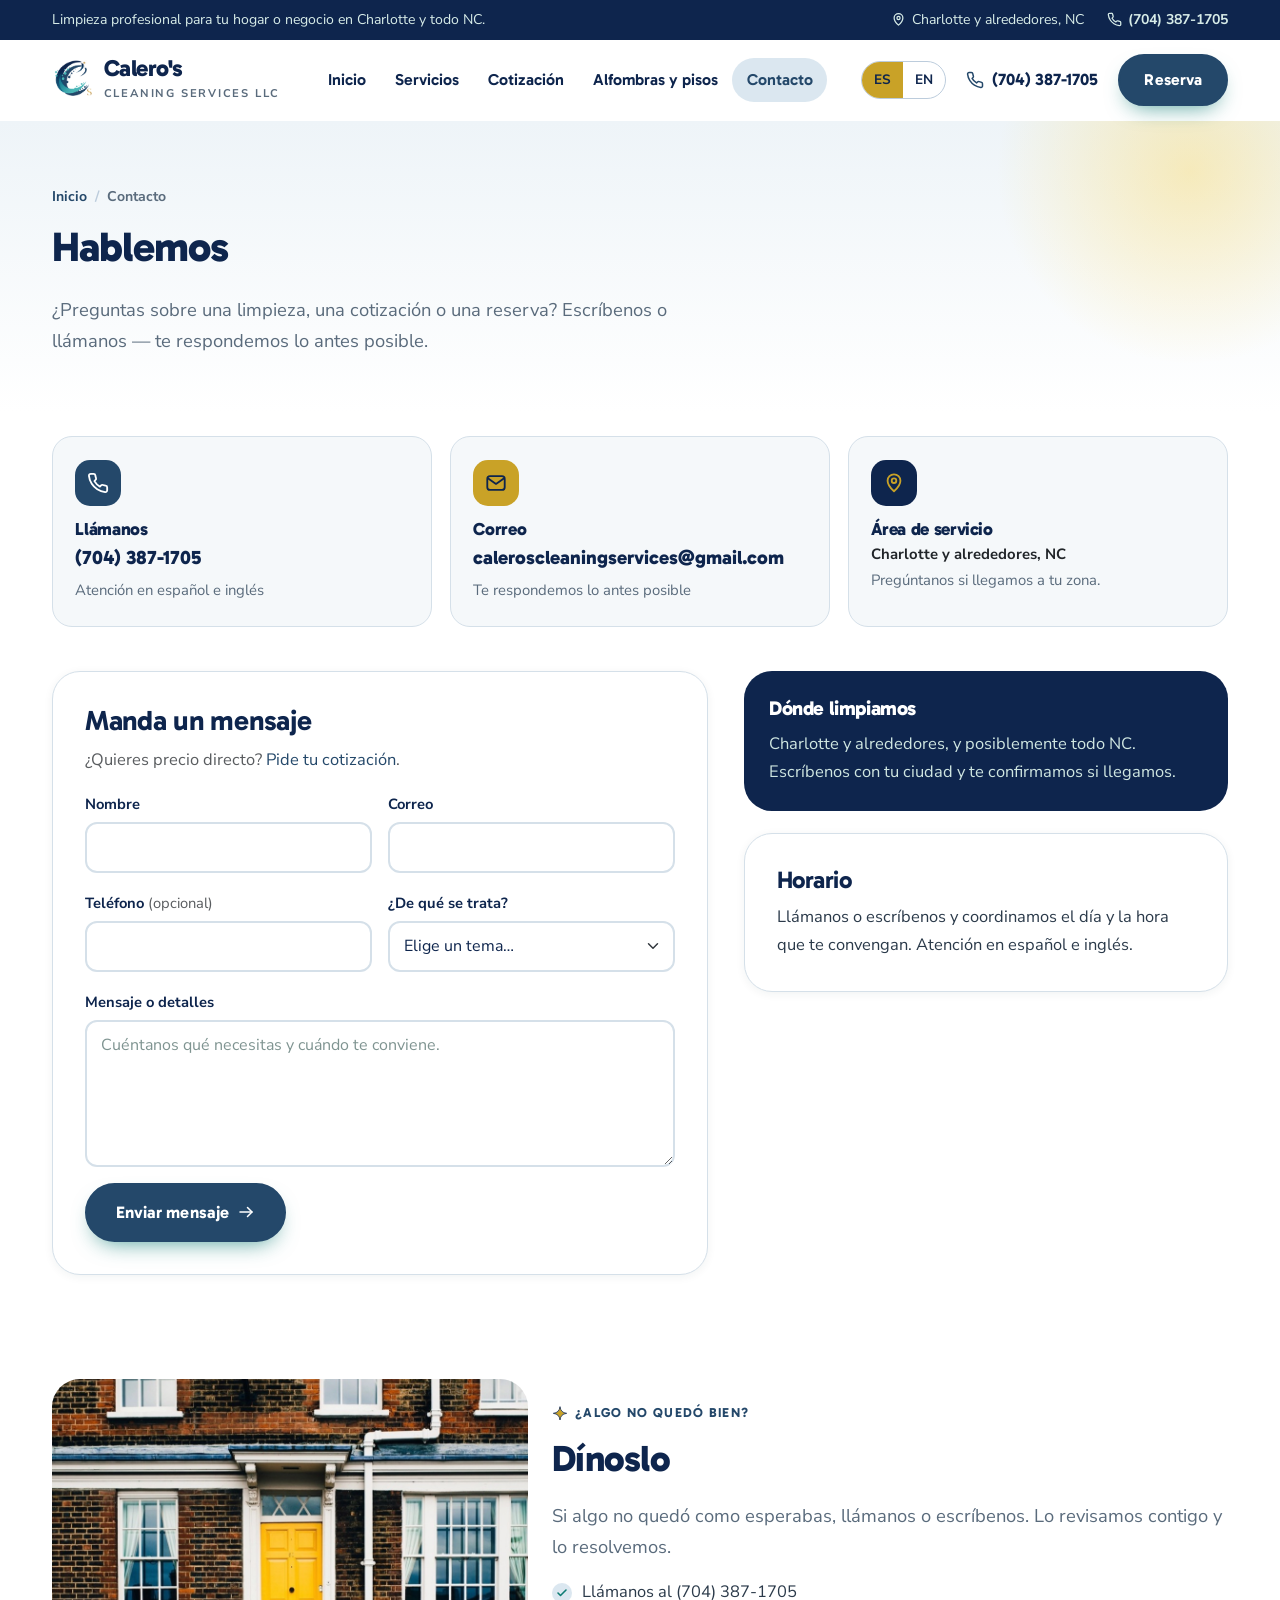
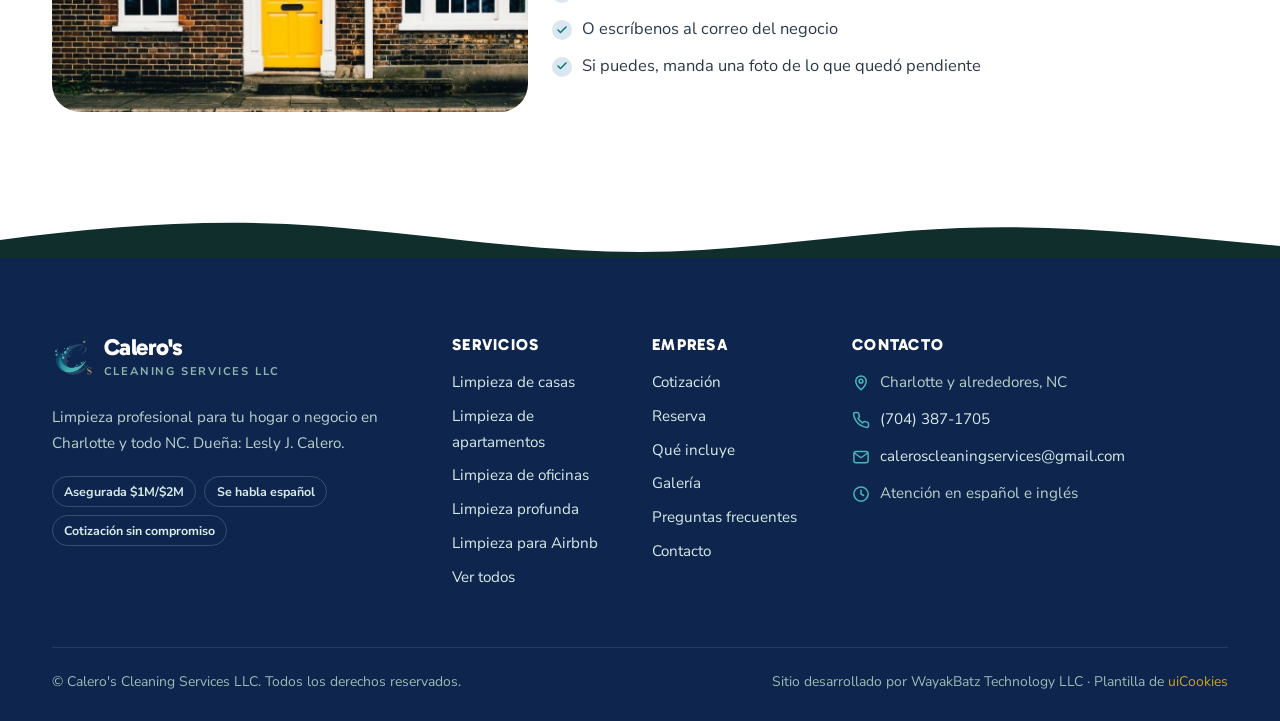
<file: contact.html>
<!DOCTYPE html>
<html lang="es">
<head>
  <script>document.documentElement.classList.add('js')</script>
  <meta charset="utf-8">
  <meta name="viewport" content="width=device-width, initial-scale=1">
  <title>Contacto — Calero's Cleaning Services LLC</title>
  <meta name="description" content="Llama, escribe o manda un mensaje a Calero's Cleaning Services en Charlotte y todo NC. Atención en español e inglés.">
  <meta name="theme-color" content="#24486a">
  <link rel="icon" href="img/logo-icono-solo.png">

  <link rel="preconnect" href="https://fonts.googleapis.com">
  <link rel="preconnect" href="https://fonts.gstatic.com" crossorigin>
  <link href="https://fonts.googleapis.com/css2?family=Gabarito:wght@500;600;700;800&family=Nunito+Sans:ital,opsz,wght@0,6..12,400;0,6..12,600;0,6..12,700;0,6..12,800;1,6..12,400&display=swap" rel="stylesheet">

  <link rel="stylesheet" href="css/vendor/bootstrap.min.css">
  <link rel="stylesheet" href="css/style.css">
</head>
<body>
  <a class="skip-link" href="#main" data-i18n="skip">Saltar al contenido principal</a>

  <!-- ============================ ANNOUNCEMENT ============================ -->
  <div class="announce">
    <div class="container">
      <p class="m-0" data-i18n="announce">Limpieza profesional para tu hogar o negocio en Charlotte y todo NC.</p>
      <div class="announce-meta">
        <span><svg viewBox="0 0 24 24" fill="none" stroke="currentColor" stroke-width="2" stroke-linecap="round" stroke-linejoin="round" aria-hidden="true" focusable="false"><path d="M12 21s-7-6.2-7-11.5a7 7 0 0 1 14 0C19 14.8 12 21 12 21z"/><circle cx="12" cy="9.5" r="2.5"/></svg> <span data-i18n="announce-area">Charlotte y alrededores, NC</span></span>
        <span><svg viewBox="0 0 24 24" fill="none" stroke="currentColor" stroke-width="2" stroke-linecap="round" stroke-linejoin="round" aria-hidden="true" focusable="false"><path d="M22 16.92v3a2 2 0 0 1-2.18 2 19.79 19.79 0 0 1-8.63-3.07 19.5 19.5 0 0 1-6-6 19.79 19.79 0 0 1-3.07-8.67A2 2 0 0 1 4.11 2h3a2 2 0 0 1 2 1.72c.13.96.36 1.9.7 2.81a2 2 0 0 1-.45 2.11L8.09 9.91a16 16 0 0 0 6 6l1.27-1.27a2 2 0 0 1 2.11-.45c.9.34 1.85.57 2.81.7A2 2 0 0 1 22 16.92z"/></svg> <a href="tel:+17043871705" style="color:inherit">(704) 387-1705</a></span>
      </div>
    </div>
  </div>

  <!-- ============================ HEADER ============================ -->
  <header class="site-header">
    <nav class="navbar navbar-expand-lg" aria-label="Primary">
      <div class="container">
        <a class="brand" href="index.html" aria-label="Calero's Cleaning Services LLC — inicio"><img class="brand-mark" src="img/logo-icono-solo.png" alt="" width="42" height="42"><span><span class="brand-name">Calero's</span><span class="brand-sub">Cleaning Services LLC</span></span></a>

        <button class="navbar-toggler" type="button" data-bs-toggle="collapse" data-bs-target="#primary-nav" aria-controls="primary-nav" aria-expanded="false" aria-label="Toggle navigation menu">
          <span class="toggler-bar"></span>
          <span class="toggler-bar"></span>
          <span class="toggler-bar"></span>
        </button>

        <div class="collapse navbar-collapse" id="primary-nav">
          <ul class="navbar-nav nav-menu mx-auto">
            <li class="nav-item"><a class="nav-link" href="index.html" data-i18n="nav-home">Inicio</a></li>
            <li class="nav-item"><a class="nav-link" href="index.html#services" data-i18n="nav-services">Servicios</a></li>
            <li class="nav-item"><a class="nav-link" href="pricing.html" data-i18n="nav-quote">Cotización</a></li>
            <li class="nav-item"><a class="nav-link" href="carpet.html" data-i18n="nav-carpet">Alfombras y pisos</a></li>
            <li class="nav-item"><a class="nav-link" href="contact.html" aria-current="page" data-i18n="nav-contact">Contacto</a></li>
          </ul>
          <div class="nav-actions d-flex align-items-center gap-2">
            <span class="lang-toggle" role="group" aria-label="Idioma / Language">
              <button type="button" id="btn-es" class="active" data-lang="es">ES</button>
              <button type="button" id="btn-en" data-lang="en">EN</button>
            </span>
            <a class="nav-phone" href="tel:+17043871705"><svg viewBox="0 0 24 24" fill="none" stroke="currentColor" stroke-width="2" stroke-linecap="round" stroke-linejoin="round" aria-hidden="true" focusable="false"><path d="M22 16.92v3a2 2 0 0 1-2.18 2 19.79 19.79 0 0 1-8.63-3.07 19.5 19.5 0 0 1-6-6 19.79 19.79 0 0 1-3.07-8.67A2 2 0 0 1 4.11 2h3a2 2 0 0 1 2 1.72c.13.96.36 1.9.7 2.81a2 2 0 0 1-.45 2.11L8.09 9.91a16 16 0 0 0 6 6l1.27-1.27a2 2 0 0 1 2.11-.45c.9.34 1.85.57 2.81.7A2 2 0 0 1 22 16.92z"/></svg> (704) 387-1705</a>
            <a class="btn btn-brook" href="booking.html" data-i18n="nav-book">Reserva</a>
          </div>
        </div>
      </div>
    </nav>
  </header>

  <main id="main">

    <!-- ============================ PAGE HERO ============================ -->
    <section class="page-hero" aria-labelledby="page-title">
      <div class="container">
        <ol class="crumbs" aria-label="Breadcrumb"><li><a href="index.html" data-i18n="nav-home">Inicio</a></li><li aria-current="page" data-i18n="nav-contact">Contacto</li></ol>
        <h1 id="page-title" data-i18n="ct-title">Hablemos</h1>
        <p data-i18n="ct-sub">¿Preguntas sobre una limpieza, una cotización o una reserva? Escríbenos o llámanos — te respondemos lo antes posible.</p>
      </div>
    </section>

    <section class="section pt-4" aria-label="Opciones de contacto">
      <div class="container">
        <div class="contact-methods">
          <div class="method reveal">
            <span class="m-ico"><svg viewBox="0 0 24 24" fill="none" stroke="currentColor" stroke-width="2" stroke-linecap="round" stroke-linejoin="round" aria-hidden="true" focusable="false"><path d="M22 16.92v3a2 2 0 0 1-2.18 2 19.79 19.79 0 0 1-8.63-3.07 19.5 19.5 0 0 1-6-6 19.79 19.79 0 0 1-3.07-8.67A2 2 0 0 1 4.11 2h3a2 2 0 0 1 2 1.72c.13.96.36 1.9.7 2.81a2 2 0 0 1-.45 2.11L8.09 9.91a16 16 0 0 0 6 6l1.27-1.27a2 2 0 0 1 2.11-.45c.9.34 1.85.57 2.81.7A2 2 0 0 1 22 16.92z"/></svg></span>
            <h2 data-i18n="ct-call-t">Llámanos</h2>
            <a class="big" href="tel:+17043871705">(704) 387-1705</a>
            <p data-i18n="ct-call-s">Atención en español e inglés</p>
          </div>
          <div class="method reveal d1">
            <span class="m-ico"><svg viewBox="0 0 24 24" fill="none" stroke="currentColor" stroke-width="2" stroke-linecap="round" stroke-linejoin="round" aria-hidden="true" focusable="false"><rect x="2.5" y="4.5" width="19" height="15" rx="3"/><path d="m3.5 7 8.5 6 8.5-6"/></svg></span>
            <h2 data-i18n="ct-mail-t">Correo</h2>
            <a class="big" href="mailto:caleroscleaningservices@gmail.com">caleroscleaningservices@gmail.com</a>
            <p data-i18n="ct-mail-s">Te respondemos lo antes posible</p>
          </div>
          <div class="method reveal d2">
            <span class="m-ico"><svg viewBox="0 0 24 24" fill="none" stroke="currentColor" stroke-width="2" stroke-linecap="round" stroke-linejoin="round" aria-hidden="true" focusable="false"><path d="M12 21s-7-6.2-7-11.5a7 7 0 0 1 14 0C19 14.8 12 21 12 21z"/><circle cx="12" cy="9.5" r="2.5"/></svg></span>
            <h2 data-i18n="ct-area-t">Área de servicio</h2>
            <p class="big-text"><strong class="text-dark" data-i18n="ct-area-s">Charlotte y alrededores, NC</strong><br><span data-i18n="ct-area-note">Pregúntanos si llegamos a tu zona.</span></p>
          </div>
        </div>

        <div class="contact-grid">
          <div class="contact-card reveal">
            <h2 class="h3" data-i18n="ct-form-t">Manda un mensaje</h2>
            <p class="text-body-secondary"><span data-i18n="ct-form-s">¿Quieres precio directo?</span> <a href="pricing.html" data-i18n="ct-form-link">Pide tu cotización</a>.</p>
            <form action="https://formspree.io/f/mkjrvbrk" method="POST">
              <input type="hidden" name="_subject" value="Mensaje — Calero's Cleaning Services">
              <div class="row g-3">
                <div class="col-md-6">
                  <label class="form-label" for="ct-name" data-i18n="f-name">Nombre</label>
                  <input class="form-control" type="text" id="ct-name" name="nombre" autocomplete="name" required>
                </div>
                <div class="col-md-6">
                  <label class="form-label" for="ct-email" data-i18n="f-email">Correo</label>
                  <input class="form-control" type="email" id="ct-email" name="correo" autocomplete="email" required>
                </div>
                <div class="col-md-6">
                  <label class="form-label" for="ct-phone"><span data-i18n="f-phone">Teléfono</span> <span class="text-body-secondary fw-normal" data-i18n="ct-optional">(opcional)</span></label>
                  <input class="form-control" type="tel" id="ct-phone" name="telefono" autocomplete="tel">
                </div>
                <div class="col-md-6">
                  <label class="form-label" for="ct-topic" data-i18n="ct-topic">¿De qué se trata?</label>
                  <select class="form-select" id="ct-topic" name="tema" required>
                    <option value="" data-i18n="ct-topic-ph">Elige un tema…</option>
                    <option value="home" data-i18n="ct-topic-home">Pregunta de limpieza de casa</option>
                    <option value="office" data-i18n="ct-topic-office">Limpieza de oficina</option>
                    <option value="carpet" data-i18n="ct-topic-carpet">Alfombras y pisos</option>
                    <option value="booking" data-i18n="ct-topic-booking">Una reserva que ya tengo</option>
                    <option value="feedback" data-i18n="ct-topic-feedback">Comentario o algo que no quedó bien</option>
                  </select>
                </div>
                <div class="col-12">
                  <label class="form-label" for="ct-msg" data-i18n="f-msg">Mensaje o detalles</label>
                  <textarea class="form-control" id="ct-msg" name="mensaje" rows="5" required minlength="10" data-i18n-ph="ct-msg-ph" placeholder="Cuéntanos qué necesitas y cuándo te conviene."></textarea>
                </div>
                <div class="col-12">
                  <button class="btn btn-brook btn-lg" type="submit"><span data-i18n="ct-submit">Enviar mensaje</span> <svg viewBox="0 0 24 24" fill="none" stroke="currentColor" stroke-width="2" stroke-linecap="round" stroke-linejoin="round" aria-hidden="true" focusable="false"><line x1="4" y1="12" x2="20" y2="12"/><polyline points="14 6 20 12 14 18"/></svg></button>
                </div>
              </div>
            </form>
          </div>

          <div>
            <div class="area-card on-dark reveal d1">
              <h2 data-i18n="ct-where-t">Dónde limpiamos</h2>
              <p class="mb-0" data-i18n="ct-where-s">Charlotte y alrededores, y posiblemente todo NC. Escríbenos con tu ciudad y te confirmamos si llegamos.</p>
            </div>

            <div class="contact-card reveal d2">
              <h2 class="h4" data-i18n="ct-hours-t">Horario</h2>
              <p class="mb-0" data-i18n="ct-hours-s">Llámanos o escríbenos y coordinamos el día y la hora que te convengan. Atención en español e inglés.</p>
            </div>
          </div>
        </div>
      </div>
    </section>

    <!-- ============================ PHOTO BAND ============================ -->
    <section class="section-sm pt-0" aria-labelledby="visit-title">
      <div class="container">
        <div class="row g-4 align-items-center">
          <div class="col-lg-5">
            <figure class="photo-card m-0 reveal">
              <img src="img/contact.jpg" alt="Puerta amarilla en una pared de ladrillo" width="1000" height="900" loading="lazy">
            </figure>
          </div>
          <div class="col-lg-7 reveal d1">
            <p class="eyebrow"><svg viewBox="0 0 24 24" aria-hidden="true" focusable="false"><path d="M12 1c.8 6.2 3.8 9.2 10 10-6.2.8-9.2 3.8-10 10-.8-6.2-3.8-9.2-10-10 6.2-.8 9.2-3.8 10-10z"/></svg> <span data-i18n="ct-missed-eyebrow">¿Algo no quedó bien?</span></p>
            <h2 id="visit-title" data-i18n="ct-missed-t">Dínoslo</h2>
            <p class="lead-copy" data-i18n="ct-missed-s">Si algo no quedó como esperabas, llámanos o escríbenos. Lo revisamos contigo y lo resolvemos.</p>
            <ul class="ticks">
              <li data-i18n="ct-missed-1">Llámanos al (704) 387-1705</li>
              <li data-i18n="ct-missed-2">O escríbenos al correo del negocio</li>
              <li data-i18n="ct-missed-3">Si puedes, manda una foto de lo que quedó pendiente</li>
            </ul>
          </div>
        </div>
      </div>
    </section>

  </main>

  <!-- ============================ FOOTER ============================ -->
  <footer class="site-footer">
    <div class="container">
      <div class="row gx-4 gy-5">
        <div class="col-lg-4">
          <a class="brand" href="index.html" aria-label="Calero's Cleaning Services LLC — inicio"><img class="brand-mark" src="img/logo-icono-solo.png" alt="" width="42" height="42"><span><span class="brand-name">Calero's</span><span class="brand-sub">Cleaning Services LLC</span></span></a>
          <p class="footer-about" data-i18n="footer-about">Limpieza profesional para tu hogar o negocio en Charlotte y todo NC. Dueña: Lesly J. Calero.</p>
          <div class="footer-badges"><span data-i18n="badge1">Asegurada $1M/$2M</span><span data-i18n="badge2">Se habla español</span><span data-i18n="badge3">Cotización sin compromiso</span></div>
        </div>
        <div class="col-6 col-md-4 col-lg-2">
          <h2 data-i18n="footer-svc-t">Servicios</h2>
          <ul class="footer-links">
            <li><a href="index.html#services" data-i18n="svc-1-s">Limpieza de casas</a></li>
            <li><a href="index.html#services" data-i18n="svc-2-s">Limpieza de apartamentos</a></li>
            <li><a href="index.html#services" data-i18n="svc-3-s">Limpieza de oficinas</a></li>
            <li><a href="index.html#services" data-i18n="svc-5-s">Limpieza profunda</a></li>
            <li><a href="index.html#services" data-i18n="svc-7-s">Limpieza para Airbnb</a></li>
            <li><a href="index.html#services" data-i18n="footer-svc-all">Ver todos</a></li>
          </ul>
        </div>
        <div class="col-6 col-md-4 col-lg-2">
          <h2 data-i18n="footer-co-t">Empresa</h2>
          <ul class="footer-links">
            <li><a href="pricing.html" data-i18n="nav-quote">Cotización</a></li>
            <li><a href="booking.html" data-i18n="nav-book">Reserva</a></li>
            <li><a href="index.html#checklist" data-i18n="footer-co-inc">Qué incluye</a></li>
            <li><a href="index.html#gallery" data-i18n="gallery-title">Galería</a></li>
            <li><a href="index.html#faq" data-i18n="faq-title">Preguntas frecuentes</a></li>
            <li><a href="contact.html" data-i18n="nav-contact">Contacto</a></li>
          </ul>
        </div>
        <div class="col-md-4 col-lg-4">
          <h2 data-i18n="footer-contact-t">Contacto</h2>
          <ul class="footer-contact">
            <li><svg viewBox="0 0 24 24" fill="none" stroke="currentColor" stroke-width="2" stroke-linecap="round" stroke-linejoin="round" aria-hidden="true" focusable="false"><path d="M12 21s-7-6.2-7-11.5a7 7 0 0 1 14 0C19 14.8 12 21 12 21z"/><circle cx="12" cy="9.5" r="2.5"/></svg><span data-i18n="footer-area">Charlotte y alrededores, NC</span></li>
            <li><svg viewBox="0 0 24 24" fill="none" stroke="currentColor" stroke-width="2" stroke-linecap="round" stroke-linejoin="round" aria-hidden="true" focusable="false"><path d="M22 16.92v3a2 2 0 0 1-2.18 2 19.79 19.79 0 0 1-8.63-3.07 19.5 19.5 0 0 1-6-6 19.79 19.79 0 0 1-3.07-8.67A2 2 0 0 1 4.11 2h3a2 2 0 0 1 2 1.72c.13.96.36 1.9.7 2.81a2 2 0 0 1-.45 2.11L8.09 9.91a16 16 0 0 0 6 6l1.27-1.27a2 2 0 0 1 2.11-.45c.9.34 1.85.57 2.81.7A2 2 0 0 1 22 16.92z"/></svg><a href="tel:+17043871705">(704) 387-1705</a></li>
            <li><svg viewBox="0 0 24 24" fill="none" stroke="currentColor" stroke-width="2" stroke-linecap="round" stroke-linejoin="round" aria-hidden="true" focusable="false"><rect x="2.5" y="4.5" width="19" height="15" rx="3"/><path d="m3.5 7 8.5 6 8.5-6"/></svg><a href="mailto:caleroscleaningservices@gmail.com">caleroscleaningservices@gmail.com</a></li>
            <li><svg viewBox="0 0 24 24" fill="none" stroke="currentColor" stroke-width="2" stroke-linecap="round" stroke-linejoin="round" aria-hidden="true" focusable="false"><circle cx="12" cy="12" r="9.5"/><polyline points="12 7 12 12 15.5 14"/></svg><span data-i18n="footer-hours">Atención en español e inglés</span></li>
          </ul>
        </div>
      </div>
      <div class="footer-bottom">
        <span>&copy; <span data-i18n="footer-copy">Calero's Cleaning Services LLC. Todos los derechos reservados.</span></span>
        <span><span data-i18n="footer-dev">Sitio desarrollado por WayakBatz Technology LLC</span> &middot; <span data-i18n="footer-tpl">Plantilla de</span> <a href="https://uicookies.com/">uiCookies</a></span>
      </div>
    </div>
  </footer>

  <script src="js/vendor/bootstrap.bundle.min.js"></script>
  <script src="js/main.js"></script>
</body>
</html>
</file>
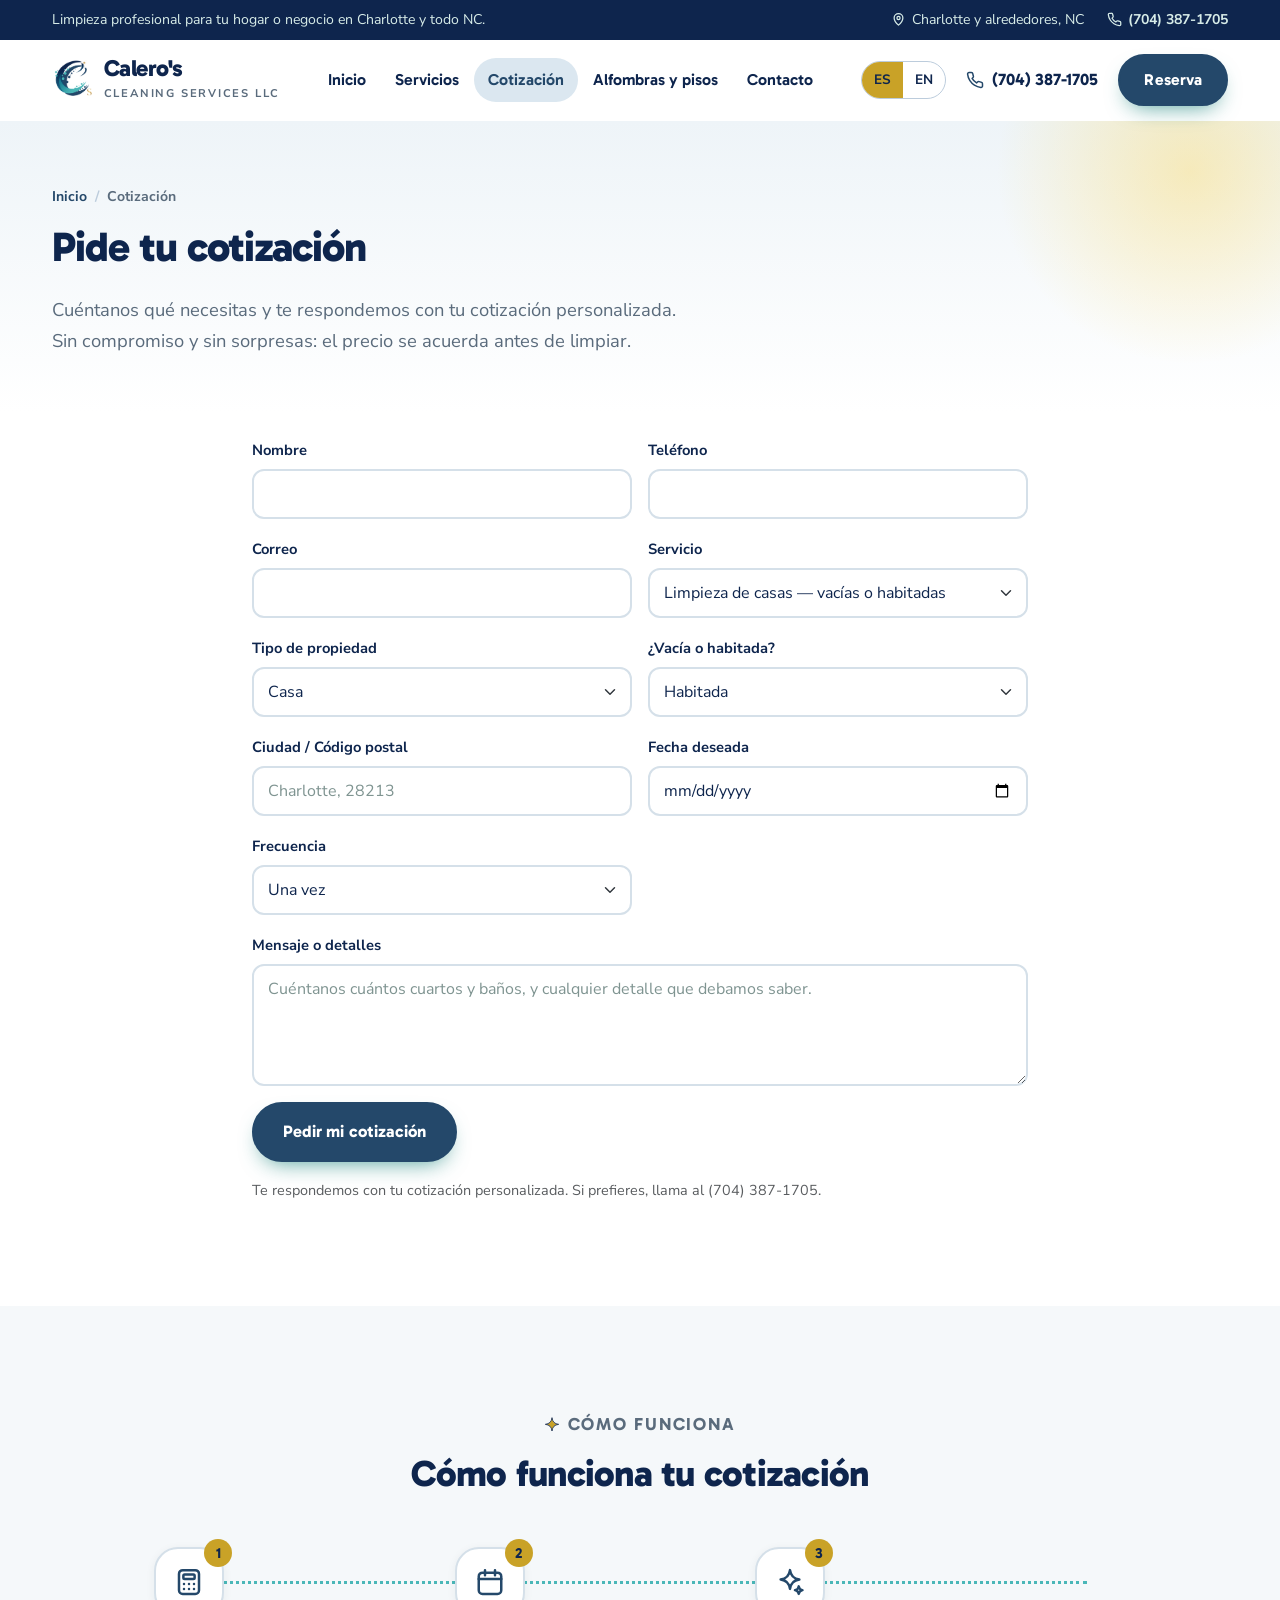
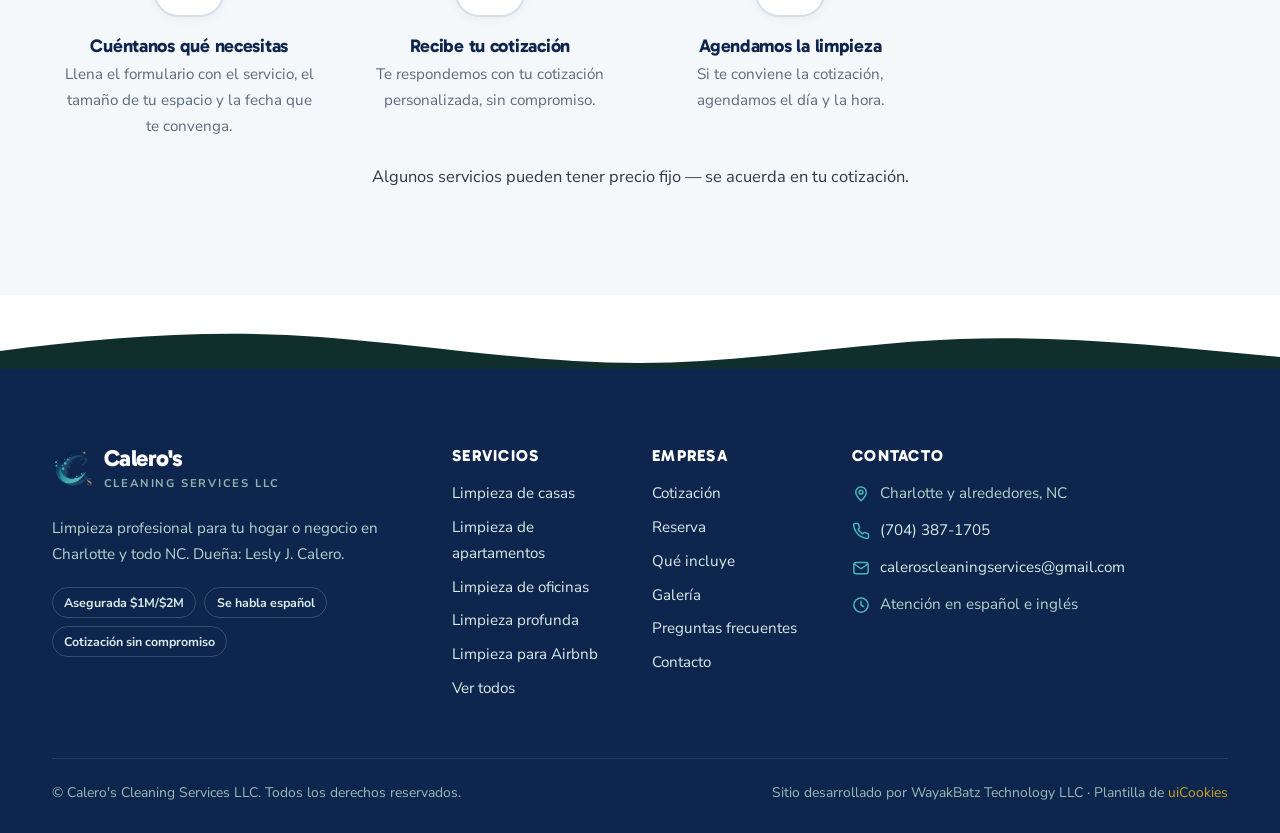
<file: pricing.html>
<!DOCTYPE html>
<html lang="es">
<head>
  <script>document.documentElement.classList.add('js')</script>
  <meta charset="utf-8">
  <meta name="viewport" content="width=device-width, initial-scale=1">
  <title>Cotización — Calero's Cleaning Services LLC</title>
  <meta name="description" content="Pide tu cotización personalizada de limpieza en Charlotte y todo NC. Sin compromiso.">
  <meta name="theme-color" content="#24486a">
  <link rel="icon" href="img/logo-icono-solo.png">

  <link rel="preconnect" href="https://fonts.googleapis.com">
  <link rel="preconnect" href="https://fonts.gstatic.com" crossorigin>
  <link href="https://fonts.googleapis.com/css2?family=Gabarito:wght@500;600;700;800&family=Nunito+Sans:ital,opsz,wght@0,6..12,400;0,6..12,600;0,6..12,700;0,6..12,800;1,6..12,400&display=swap" rel="stylesheet">

  <link rel="stylesheet" href="css/vendor/bootstrap.min.css">
  <link rel="stylesheet" href="css/style.css">
</head>
<body>
  <a class="skip-link" href="#main" data-i18n="skip">Saltar al contenido principal</a>

  <!-- ============================ ANNOUNCEMENT ============================ -->
  <div class="announce">
    <div class="container">
      <p class="m-0" data-i18n="announce">Limpieza profesional para tu hogar o negocio en Charlotte y todo NC.</p>
      <div class="announce-meta">
        <span><svg viewBox="0 0 24 24" fill="none" stroke="currentColor" stroke-width="2" stroke-linecap="round" stroke-linejoin="round" aria-hidden="true" focusable="false"><path d="M12 21s-7-6.2-7-11.5a7 7 0 0 1 14 0C19 14.8 12 21 12 21z"/><circle cx="12" cy="9.5" r="2.5"/></svg> <span data-i18n="announce-area">Charlotte y alrededores, NC</span></span>
        <span><svg viewBox="0 0 24 24" fill="none" stroke="currentColor" stroke-width="2" stroke-linecap="round" stroke-linejoin="round" aria-hidden="true" focusable="false"><path d="M22 16.92v3a2 2 0 0 1-2.18 2 19.79 19.79 0 0 1-8.63-3.07 19.5 19.5 0 0 1-6-6 19.79 19.79 0 0 1-3.07-8.67A2 2 0 0 1 4.11 2h3a2 2 0 0 1 2 1.72c.13.96.36 1.9.7 2.81a2 2 0 0 1-.45 2.11L8.09 9.91a16 16 0 0 0 6 6l1.27-1.27a2 2 0 0 1 2.11-.45c.9.34 1.85.57 2.81.7A2 2 0 0 1 22 16.92z"/></svg> <a href="tel:+17043871705" style="color:inherit">(704) 387-1705</a></span>
      </div>
    </div>
  </div>

  <!-- ============================ HEADER ============================ -->
  <header class="site-header">
    <nav class="navbar navbar-expand-lg" aria-label="Primary">
      <div class="container">
        <a class="brand" href="index.html" aria-label="Calero's Cleaning Services LLC — inicio"><img class="brand-mark" src="img/logo-icono-solo.png" alt="" width="42" height="42"><span><span class="brand-name">Calero's</span><span class="brand-sub">Cleaning Services LLC</span></span></a>

        <button class="navbar-toggler" type="button" data-bs-toggle="collapse" data-bs-target="#primary-nav" aria-controls="primary-nav" aria-expanded="false" aria-label="Toggle navigation menu">
          <span class="toggler-bar"></span>
          <span class="toggler-bar"></span>
          <span class="toggler-bar"></span>
        </button>

        <div class="collapse navbar-collapse" id="primary-nav">
          <ul class="navbar-nav nav-menu mx-auto">
            <li class="nav-item"><a class="nav-link" href="index.html" data-i18n="nav-home">Inicio</a></li>
            <li class="nav-item"><a class="nav-link" href="index.html#services" data-i18n="nav-services">Servicios</a></li>
            <li class="nav-item"><a class="nav-link" href="pricing.html" aria-current="page" data-i18n="nav-quote">Cotización</a></li>
            <li class="nav-item"><a class="nav-link" href="carpet.html" data-i18n="nav-carpet">Alfombras y pisos</a></li>
            <li class="nav-item"><a class="nav-link" href="contact.html" data-i18n="nav-contact">Contacto</a></li>
          </ul>
          <div class="nav-actions d-flex align-items-center gap-2">
            <span class="lang-toggle" role="group" aria-label="Idioma / Language">
              <button type="button" id="btn-es" class="active" data-lang="es">ES</button>
              <button type="button" id="btn-en" data-lang="en">EN</button>
            </span>
            <a class="nav-phone" href="tel:+17043871705"><svg viewBox="0 0 24 24" fill="none" stroke="currentColor" stroke-width="2" stroke-linecap="round" stroke-linejoin="round" aria-hidden="true" focusable="false"><path d="M22 16.92v3a2 2 0 0 1-2.18 2 19.79 19.79 0 0 1-8.63-3.07 19.5 19.5 0 0 1-6-6 19.79 19.79 0 0 1-3.07-8.67A2 2 0 0 1 4.11 2h3a2 2 0 0 1 2 1.72c.13.96.36 1.9.7 2.81a2 2 0 0 1-.45 2.11L8.09 9.91a16 16 0 0 0 6 6l1.27-1.27a2 2 0 0 1 2.11-.45c.9.34 1.85.57 2.81.7A2 2 0 0 1 22 16.92z"/></svg> (704) 387-1705</a>
            <a class="btn btn-brook" href="booking.html" data-i18n="nav-book">Reserva</a>
          </div>
        </div>
      </div>
    </nav>
  </header>

  <main id="main">

    <!-- ============================ PAGE HERO ============================ -->
    <section class="page-hero" aria-labelledby="page-title">
      <div class="container">
        <ol class="crumbs" aria-label="Breadcrumb"><li><a href="index.html" data-i18n="nav-home">Inicio</a></li><li aria-current="page" data-i18n="nav-quote">Cotización</li></ol>
        <h1 id="page-title" data-i18n="pq-title">Pide tu cotización</h1>
        <p data-i18n="pq-sub">Cuéntanos qué necesitas y te respondemos con tu cotización personalizada. Sin compromiso y sin sorpresas: el precio se acuerda antes de limpiar.</p>
      </div>
    </section>

    <!-- ============================ QUOTE FORM ============================ -->
    <section class="section pt-4" aria-label="Formulario de cotización">
      <div class="container">
        <div class="row justify-content-center">
          <div class="col-lg-8">
            <form action="https://formspree.io/f/mkjrvbrk" method="POST">
              <input type="hidden" name="_subject" value="Cotización — Calero's Cleaning Services">
              <div class="row g-3">
                <div class="col-md-6">
                  <label class="form-label" for="q-name" data-i18n="f-name">Nombre</label>
                  <input class="form-control" type="text" id="q-name" name="nombre" required>
                </div>
                <div class="col-md-6">
                  <label class="form-label" for="q-phone" data-i18n="f-phone">Teléfono</label>
                  <input class="form-control" type="tel" id="q-phone" name="telefono" required>
                </div>
                <div class="col-md-6">
                  <label class="form-label" for="q-email" data-i18n="f-email">Correo</label>
                  <input class="form-control" type="email" id="q-email" name="correo">
                </div>
                <div class="col-md-6">
                  <label class="form-label" for="q-service" data-i18n="f-service">Tipo de servicio</label>
                  <select class="form-select" id="q-service" name="servicio" required>
                    <option value="Limpieza de casas — vacías o habitadas" data-i18n="svc-1">Limpieza de casas — vacías o habitadas</option>
                    <option value="Limpieza de apartamentos — vacíos o habitados" data-i18n="svc-2">Limpieza de apartamentos — vacíos o habitados</option>
                    <option value="Limpieza de oficinas" data-i18n="svc-3">Limpieza de oficinas</option>
                    <option value="Limpieza de centros comerciales" data-i18n="svc-4">Limpieza de centros comerciales</option>
                    <option value="Limpieza profunda" data-i18n="svc-5">Limpieza profunda</option>
                    <option value="Limpieza post-construcción y post-renovación" data-i18n="svc-6">Limpieza post-construcción y post-renovación</option>
                    <option value="Limpieza para Airbnb y rentas vacacionales" data-i18n="svc-7">Limpieza para Airbnb y rentas vacacionales</option>
                    <option value="Limpieza de alfombras y pisos" data-i18n="svc-8">Limpieza de alfombras y pisos</option>
                    <option value="Limpieza de ventanas" data-i18n="svc-9">Limpieza de ventanas</option>
                    <option value="Limpieza después de eventos" data-i18n="svc-10">Limpieza después de eventos</option>
                  </select>
                </div>
                <div class="col-md-6">
                  <label class="form-label" for="q-type" data-i18n="f-type">Tipo de propiedad</label>
                  <select class="form-select" id="q-type" name="tipo_propiedad">
                    <option value="Casa" data-i18n="f-type-house">Casa</option>
                    <option value="Apartamento" data-i18n="f-type-apt">Apartamento</option>
                    <option value="Oficina" data-i18n="f-type-office">Oficina</option>
                    <option value="Centro comercial" data-i18n="f-type-mall">Centro comercial</option>
                    <option value="Otro" data-i18n="f-type-other">Otro</option>
                  </select>
                </div>
                <div class="col-md-6">
                  <label class="form-label" for="q-occ" data-i18n="f-occupied">¿Vacía o habitada?</label>
                  <select class="form-select" id="q-occ" name="ocupacion">
                    <option value="Habitada" data-i18n="f-occ-occupied">Habitada</option>
                    <option value="Vacía" data-i18n="f-occ-vacant">Vacía</option>
                  </select>
                </div>
                <div class="col-md-6">
                  <label class="form-label" for="q-city" data-i18n="f-city">Ciudad / Código postal</label>
                  <input class="form-control" type="text" id="q-city" name="ciudad_cp" placeholder="Charlotte, 28213">
                </div>
                <div class="col-md-6">
                  <label class="form-label" for="q-date" data-i18n="f-date">Fecha deseada</label>
                  <input class="form-control" type="date" id="q-date" name="fecha">
                </div>
                <div class="col-md-6">
                  <label class="form-label" for="q-freq" data-i18n="f-freq">Frecuencia</label>
                  <select class="form-select" id="q-freq" name="frecuencia">
                    <option value="Una vez" data-i18n="f-freq-once">Una vez</option>
                    <option value="Semanal" data-i18n="f-freq-weekly">Semanal</option>
                    <option value="Cada 2 semanas" data-i18n="f-freq-biweekly">Cada 2 semanas</option>
                    <option value="Mensual" data-i18n="f-freq-monthly">Mensual</option>
                  </select>
                </div>
                <div class="col-12">
                  <label class="form-label" for="q-msg" data-i18n="f-msg">Mensaje o detalles</label>
                  <textarea class="form-control" id="q-msg" name="mensaje" rows="4" data-i18n-ph="f-msg-ph" placeholder="Cuéntanos cuántos cuartos y baños, y cualquier detalle que debamos saber."></textarea>
                </div>
                <div class="col-12">
                  <button class="btn btn-brook btn-lg" type="submit"><span data-i18n="quote-submit">Pedir mi cotización</span></button>
                  <p class="mt-3 mb-0 text-body-secondary small" data-i18n="pq-note">Te respondemos con tu cotización personalizada. Si prefieres, llama al (704) 387-1705.</p>
                </div>
              </div>
            </form>
          </div>
        </div>
      </div>
    </section>

    <!-- ============================ HOW QUOTES WORK ============================ -->
    <section class="section bg-mist" aria-labelledby="pq-how-title">
      <div class="container">
        <div class="section-head center reveal">
          <p class="eyebrow"><svg viewBox="0 0 24 24" aria-hidden="true" focusable="false"><path d="M12 1c.8 6.2 3.8 9.2 10 10-6.2.8-9.2 3.8-10 10-.8-6.2-3.8-9.2-10-10 6.2-.8 9.2-3.8 10-10z"/></svg> <span data-i18n="pq-how-eyebrow">Cómo funciona</span></p>
          <h2 id="pq-how-title" data-i18n="pq-how-title">Cómo funciona tu cotización</h2>
        </div>
        <ol class="steps">
          <li class="step reveal">
            <span class="step-num"><svg viewBox="0 0 24 24" fill="none" stroke="currentColor" stroke-width="2" stroke-linecap="round" stroke-linejoin="round" aria-hidden="true" focusable="false"><rect x="4" y="2.5" width="16" height="19" rx="3"/><rect x="7.5" y="6" width="9" height="3.5" rx="1"/><path d="M8 13.5h.01M12 13.5h.01M16 13.5h.01M8 17.5h.01M12 17.5h.01M16 17.5h.01"/></svg><b>1</b></span>
            <div><h3 data-i18n="pq-h1-t">Cuéntanos qué necesitas</h3><p data-i18n="pq-h1-s">Llena el formulario con el servicio, el tamaño de tu espacio y la fecha que te convenga.</p></div>
          </li>
          <li class="step reveal d1">
            <span class="step-num"><svg viewBox="0 0 24 24" fill="none" stroke="currentColor" stroke-width="2" stroke-linecap="round" stroke-linejoin="round" aria-hidden="true" focusable="false"><rect x="3" y="4.5" width="18" height="17" rx="3"/><path d="M3 9.5h18M8 2.5v4M16 2.5v4"/></svg><b>2</b></span>
            <div><h3 data-i18n="pq-h2-t">Recibe tu cotización</h3><p data-i18n="pq-h2-s">Te respondemos con tu cotización personalizada, sin compromiso.</p></div>
          </li>
          <li class="step reveal d2">
            <span class="step-num"><svg viewBox="0 0 24 24" fill="none" stroke="currentColor" stroke-width="2" stroke-linecap="round" stroke-linejoin="round" aria-hidden="true" focusable="false"><path d="M12 2.5c.6 4.6 2.9 6.9 7.5 7.5-4.6.6-6.9 2.9-7.5 7.5-.6-4.6-2.9-6.9-7.5-7.5 4.6-.6 6.9-2.9 7.5-7.5z"/><path d="M19 15.5c.3 1.9 1.2 2.8 3 3-1.8.3-2.7 1.2-3 3-.3-1.8-1.2-2.7-3-3 1.8-.2 2.7-1.1 3-3z"/></svg><b>3</b></span>
            <div><h3 data-i18n="pq-h3-t">Agendamos la limpieza</h3><p data-i18n="pq-h3-s">Si te conviene la cotización, agendamos el día y la hora.</p></div>
          </li>
        </ol>
        <p class="text-center mt-4 mb-0" data-i18n="pq-fixed">Algunos servicios pueden tener precio fijo — se acuerda en tu cotización.</p>
      </div>
    </section>

  </main>

  <!-- ============================ FOOTER ============================ -->
  <footer class="site-footer">
    <div class="container">
      <div class="row gx-4 gy-5">
        <div class="col-lg-4">
          <a class="brand" href="index.html" aria-label="Calero's Cleaning Services LLC — inicio"><img class="brand-mark" src="img/logo-icono-solo.png" alt="" width="42" height="42"><span><span class="brand-name">Calero's</span><span class="brand-sub">Cleaning Services LLC</span></span></a>
          <p class="footer-about" data-i18n="footer-about">Limpieza profesional para tu hogar o negocio en Charlotte y todo NC. Dueña: Lesly J. Calero.</p>
          <div class="footer-badges"><span data-i18n="badge1">Asegurada $1M/$2M</span><span data-i18n="badge2">Se habla español</span><span data-i18n="badge3">Cotización sin compromiso</span></div>
        </div>
        <div class="col-6 col-md-4 col-lg-2">
          <h2 data-i18n="footer-svc-t">Servicios</h2>
          <ul class="footer-links">
            <li><a href="index.html#services" data-i18n="svc-1-s">Limpieza de casas</a></li>
            <li><a href="index.html#services" data-i18n="svc-2-s">Limpieza de apartamentos</a></li>
            <li><a href="index.html#services" data-i18n="svc-3-s">Limpieza de oficinas</a></li>
            <li><a href="index.html#services" data-i18n="svc-5-s">Limpieza profunda</a></li>
            <li><a href="index.html#services" data-i18n="svc-7-s">Limpieza para Airbnb</a></li>
            <li><a href="index.html#services" data-i18n="footer-svc-all">Ver todos</a></li>
          </ul>
        </div>
        <div class="col-6 col-md-4 col-lg-2">
          <h2 data-i18n="footer-co-t">Empresa</h2>
          <ul class="footer-links">
            <li><a href="pricing.html" data-i18n="nav-quote">Cotización</a></li>
            <li><a href="booking.html" data-i18n="nav-book">Reserva</a></li>
            <li><a href="index.html#checklist" data-i18n="footer-co-inc">Qué incluye</a></li>
            <li><a href="index.html#gallery" data-i18n="gallery-title">Galería</a></li>
            <li><a href="index.html#faq" data-i18n="faq-title">Preguntas frecuentes</a></li>
            <li><a href="contact.html" data-i18n="nav-contact">Contacto</a></li>
          </ul>
        </div>
        <div class="col-md-4 col-lg-4">
          <h2 data-i18n="footer-contact-t">Contacto</h2>
          <ul class="footer-contact">
            <li><svg viewBox="0 0 24 24" fill="none" stroke="currentColor" stroke-width="2" stroke-linecap="round" stroke-linejoin="round" aria-hidden="true" focusable="false"><path d="M12 21s-7-6.2-7-11.5a7 7 0 0 1 14 0C19 14.8 12 21 12 21z"/><circle cx="12" cy="9.5" r="2.5"/></svg><span data-i18n="footer-area">Charlotte y alrededores, NC</span></li>
            <li><svg viewBox="0 0 24 24" fill="none" stroke="currentColor" stroke-width="2" stroke-linecap="round" stroke-linejoin="round" aria-hidden="true" focusable="false"><path d="M22 16.92v3a2 2 0 0 1-2.18 2 19.79 19.79 0 0 1-8.63-3.07 19.5 19.5 0 0 1-6-6 19.79 19.79 0 0 1-3.07-8.67A2 2 0 0 1 4.11 2h3a2 2 0 0 1 2 1.72c.13.96.36 1.9.7 2.81a2 2 0 0 1-.45 2.11L8.09 9.91a16 16 0 0 0 6 6l1.27-1.27a2 2 0 0 1 2.11-.45c.9.34 1.85.57 2.81.7A2 2 0 0 1 22 16.92z"/></svg><a href="tel:+17043871705">(704) 387-1705</a></li>
            <li><svg viewBox="0 0 24 24" fill="none" stroke="currentColor" stroke-width="2" stroke-linecap="round" stroke-linejoin="round" aria-hidden="true" focusable="false"><rect x="2.5" y="4.5" width="19" height="15" rx="3"/><path d="m3.5 7 8.5 6 8.5-6"/></svg><a href="mailto:caleroscleaningservices@gmail.com">caleroscleaningservices@gmail.com</a></li>
            <li><svg viewBox="0 0 24 24" fill="none" stroke="currentColor" stroke-width="2" stroke-linecap="round" stroke-linejoin="round" aria-hidden="true" focusable="false"><circle cx="12" cy="12" r="9.5"/><polyline points="12 7 12 12 15.5 14"/></svg><span data-i18n="footer-hours">Atención en español e inglés</span></li>
          </ul>
        </div>
      </div>
      <div class="footer-bottom">
        <span>&copy; <span data-i18n="footer-copy">Calero's Cleaning Services LLC. Todos los derechos reservados.</span></span>
        <span><span data-i18n="footer-dev">Sitio desarrollado por WayakBatz Technology LLC</span> &middot; <span data-i18n="footer-tpl">Plantilla de</span> <a href="https://uicookies.com/">uiCookies</a></span>
      </div>
    </div>
  </footer>

  <script src="js/vendor/bootstrap.bundle.min.js"></script>
  <script src="js/main.js"></script>
</body>
</html>
</file>
